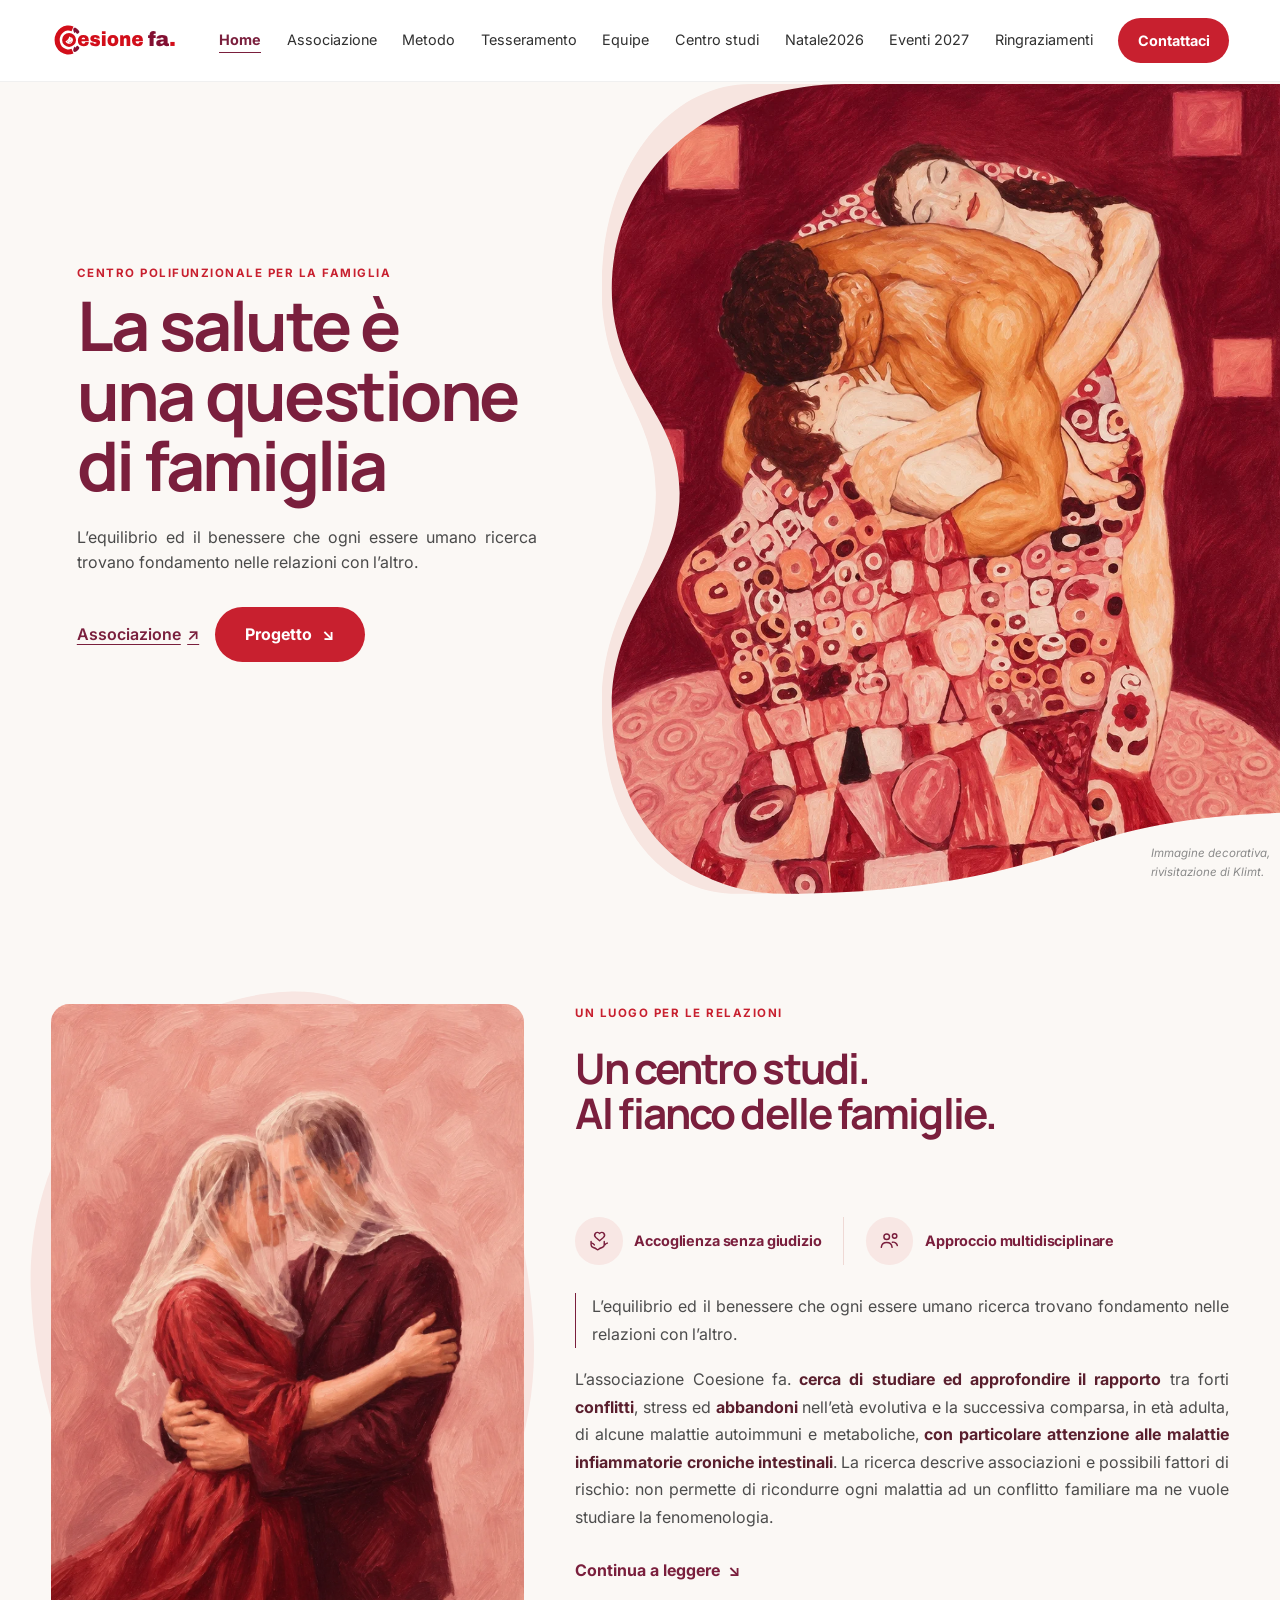
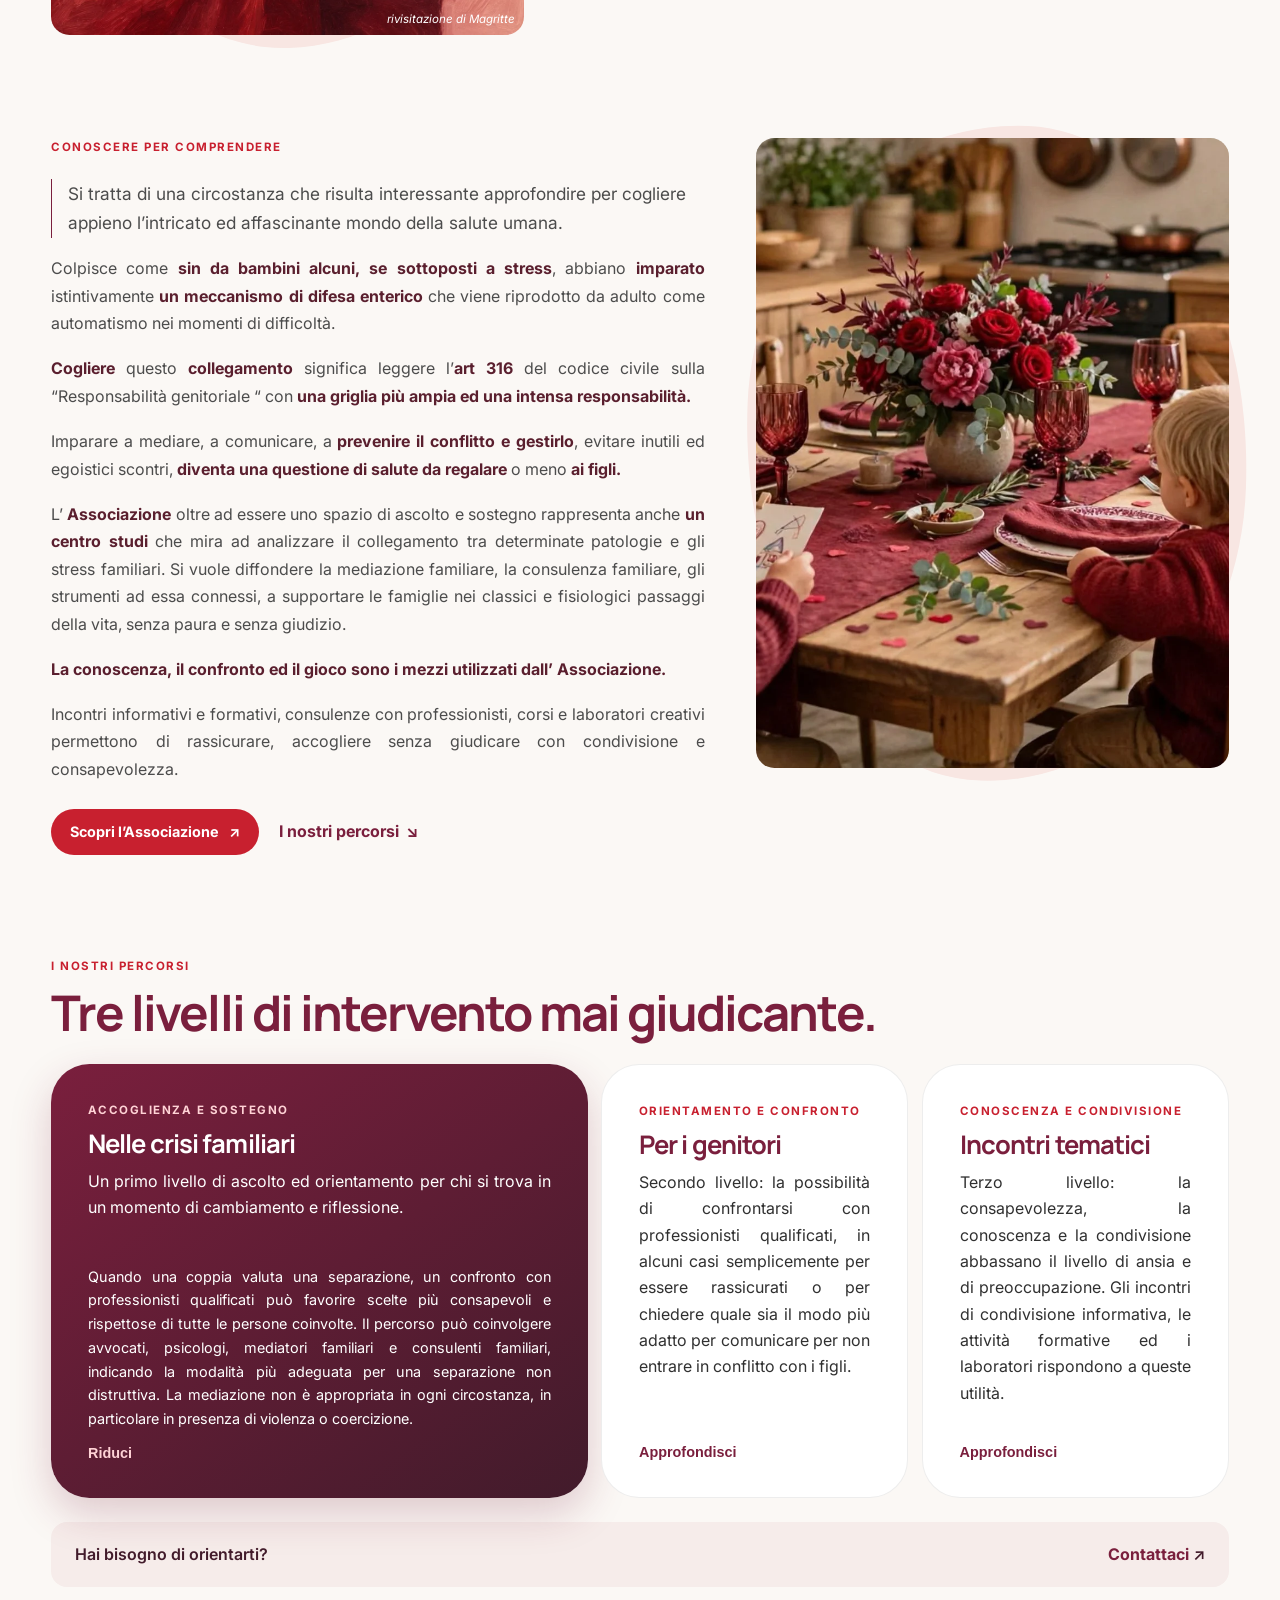
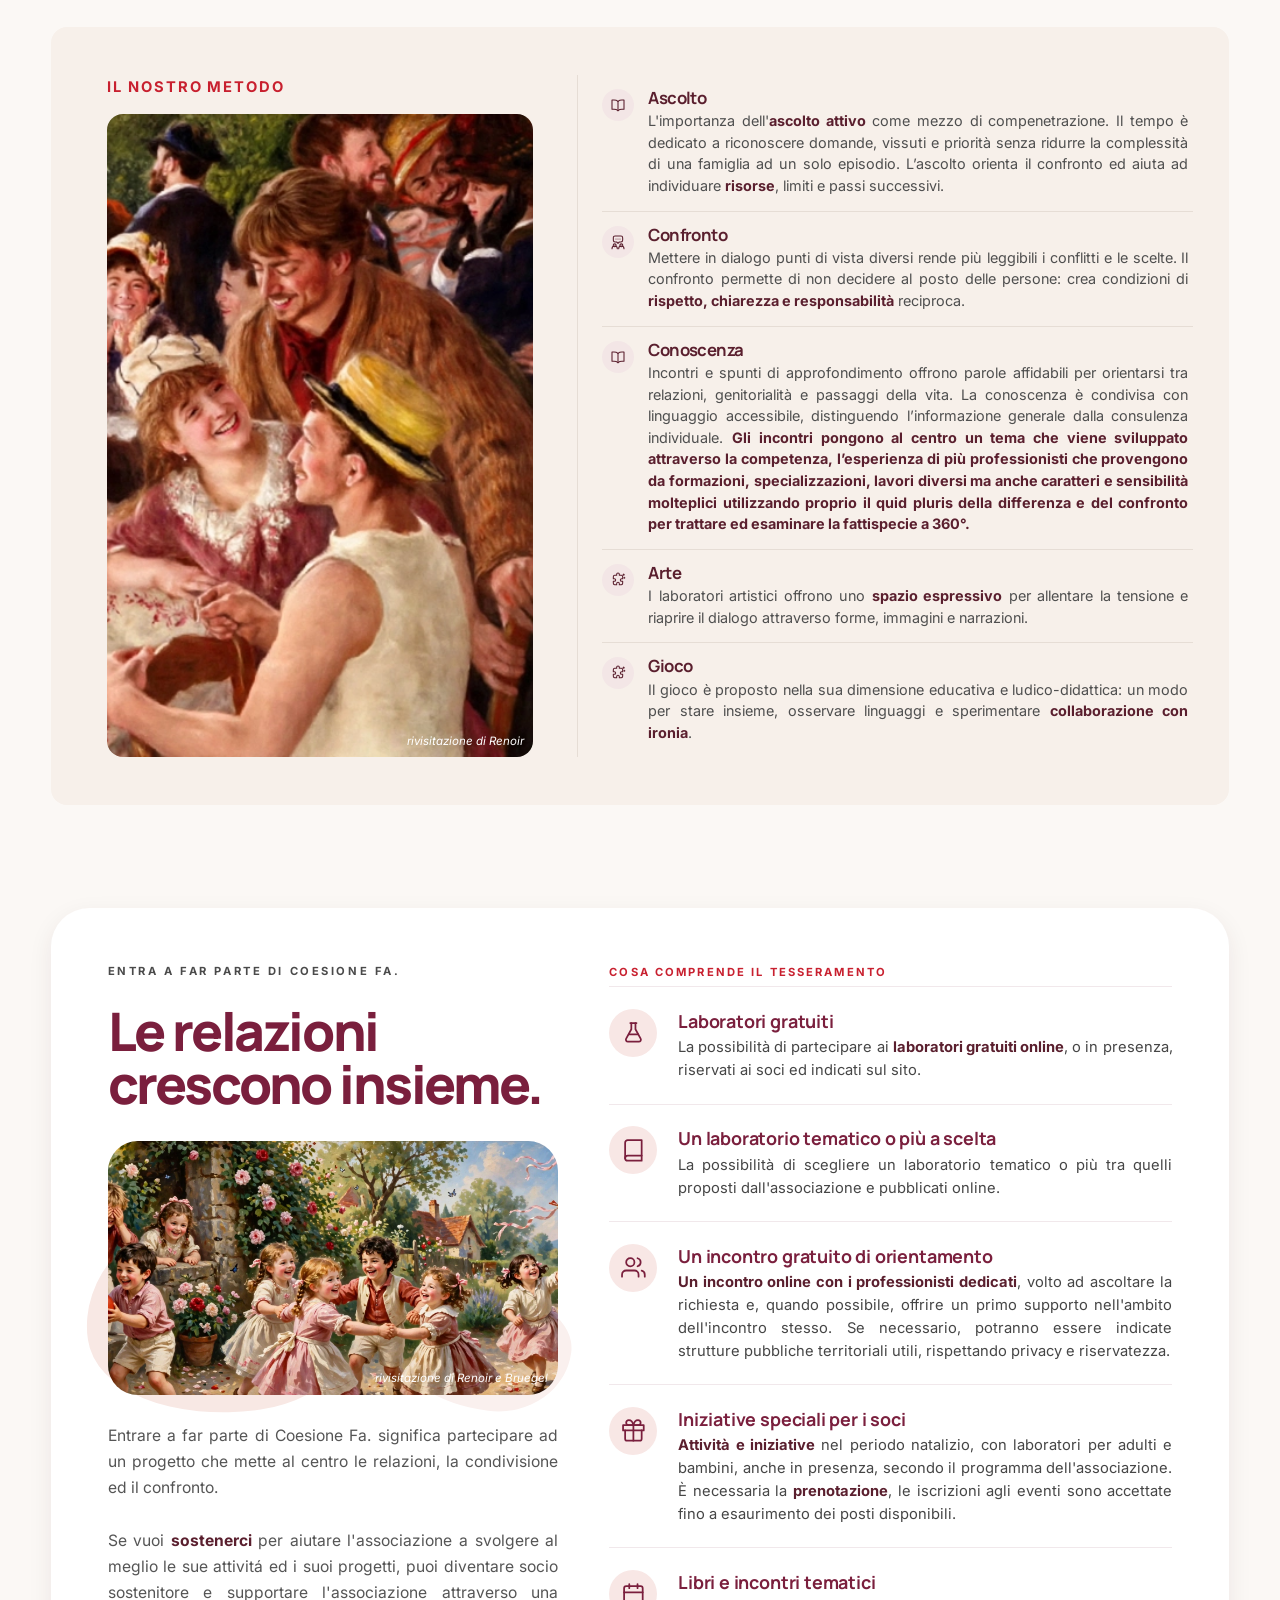
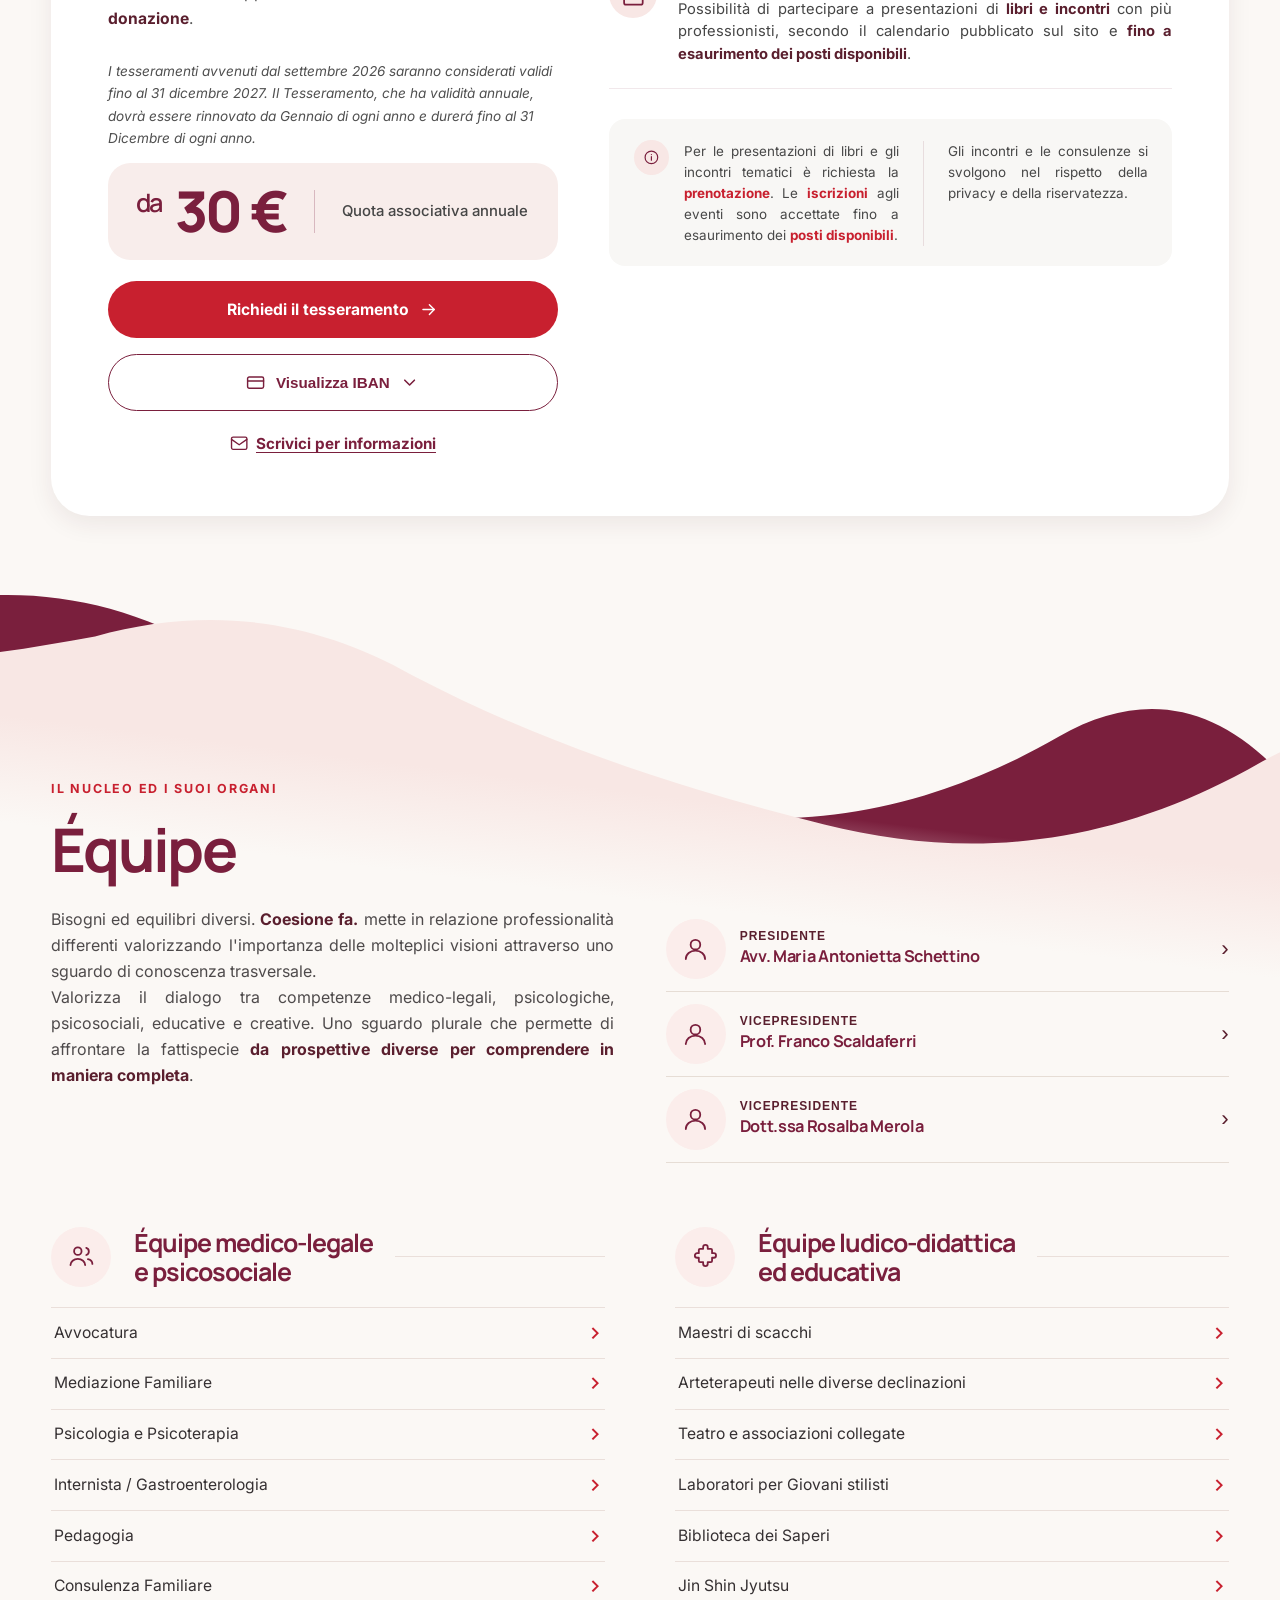
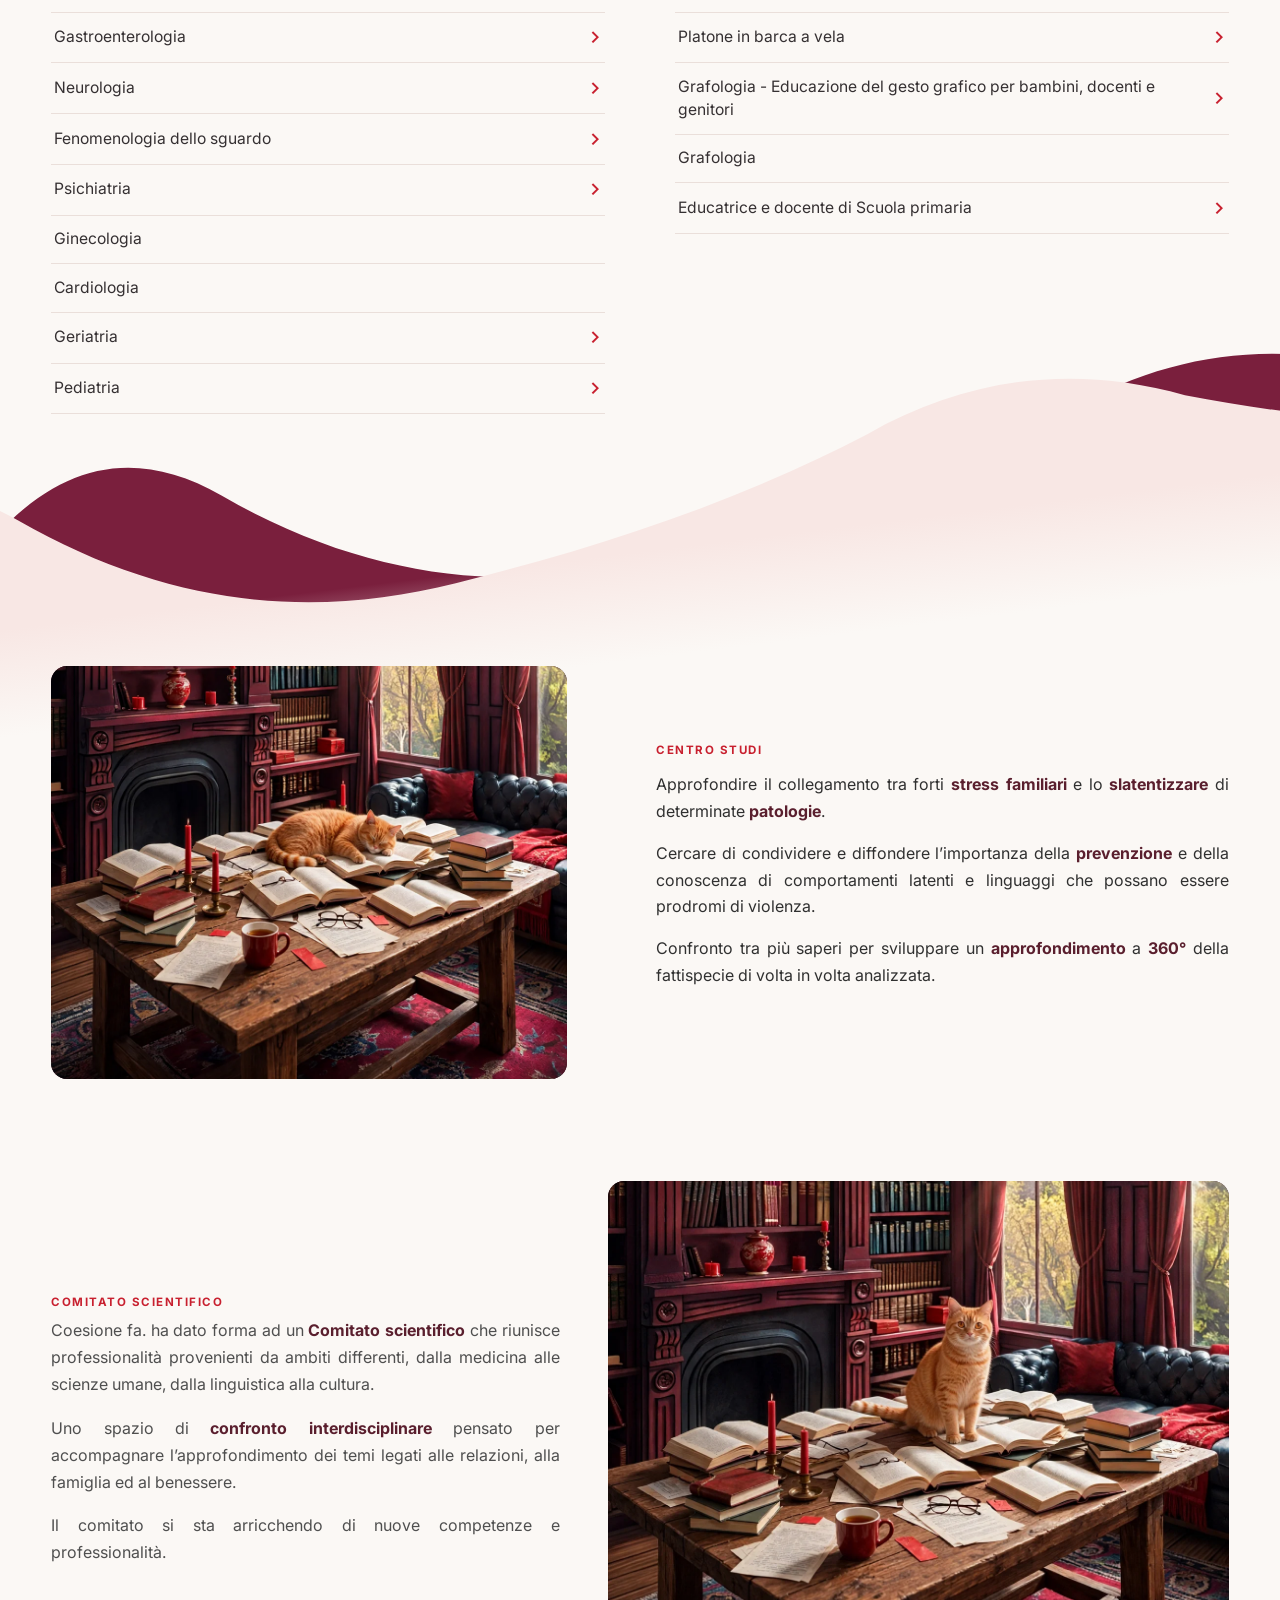
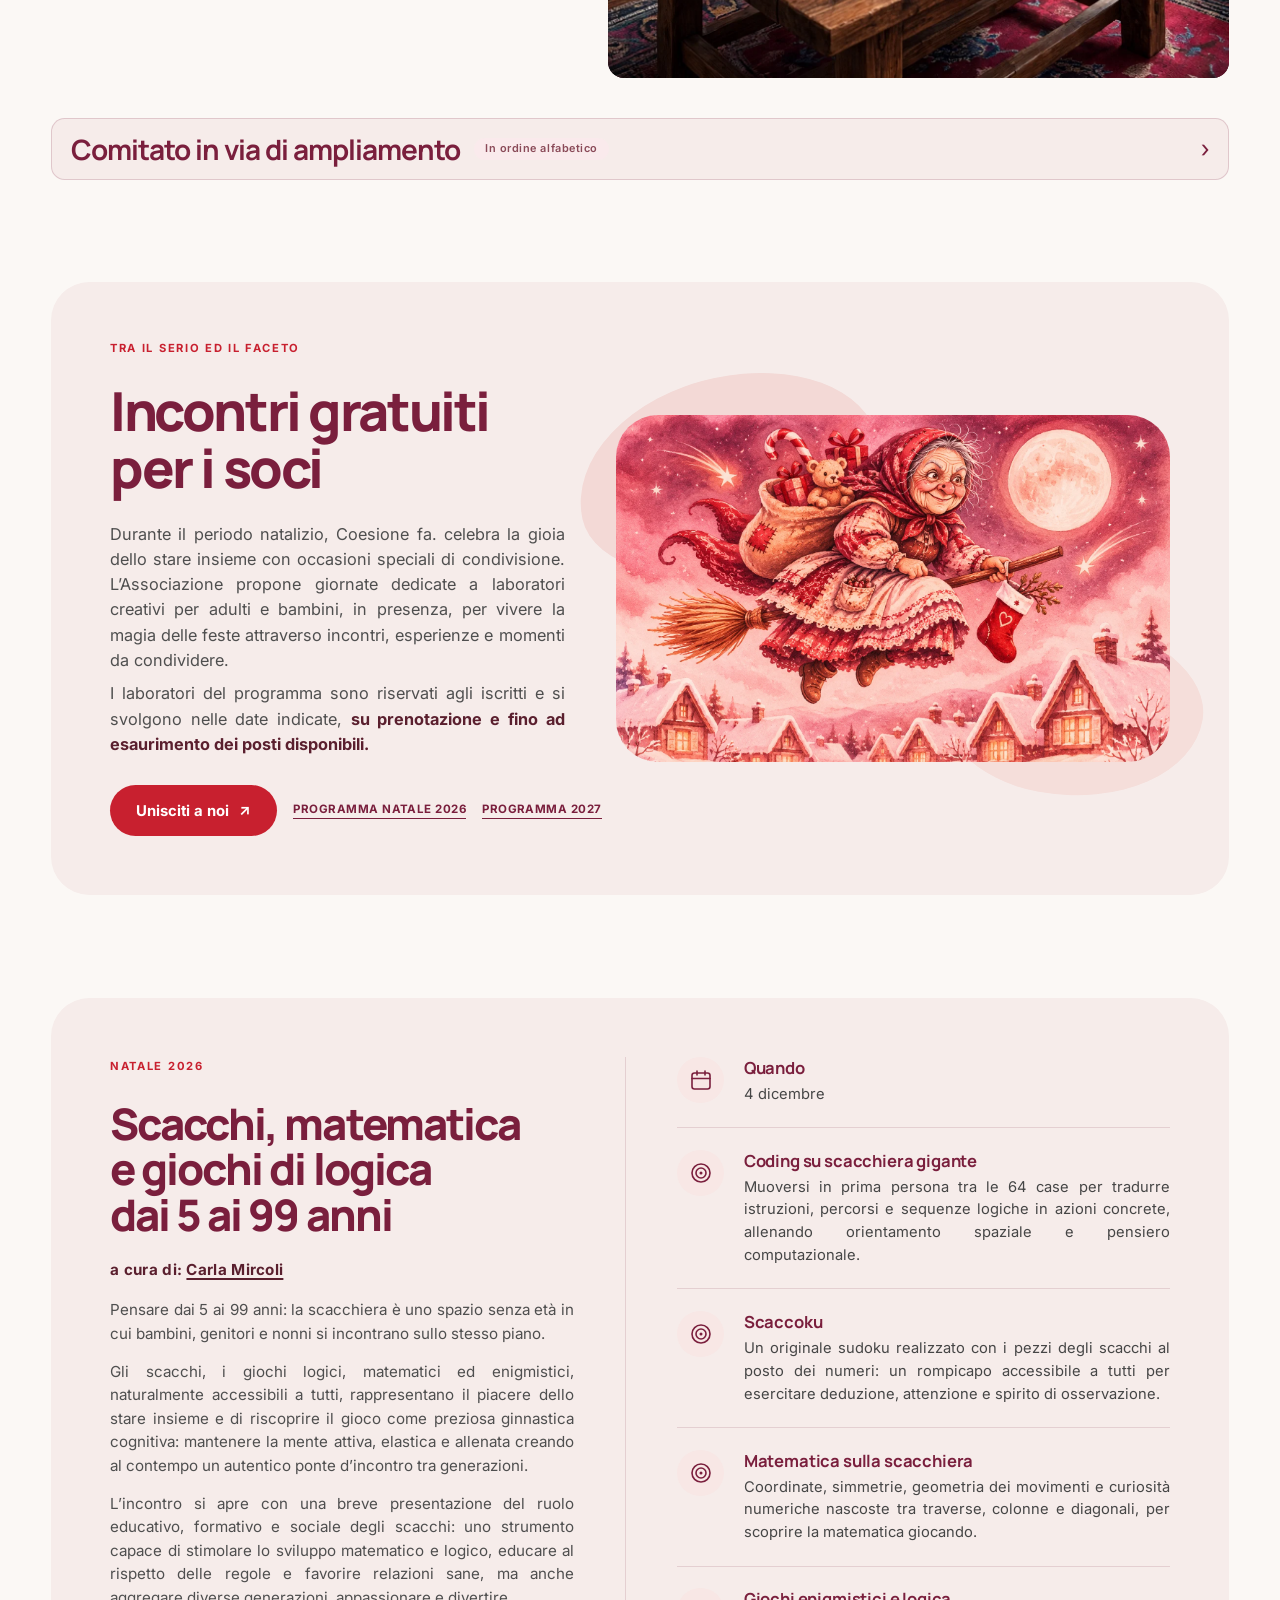
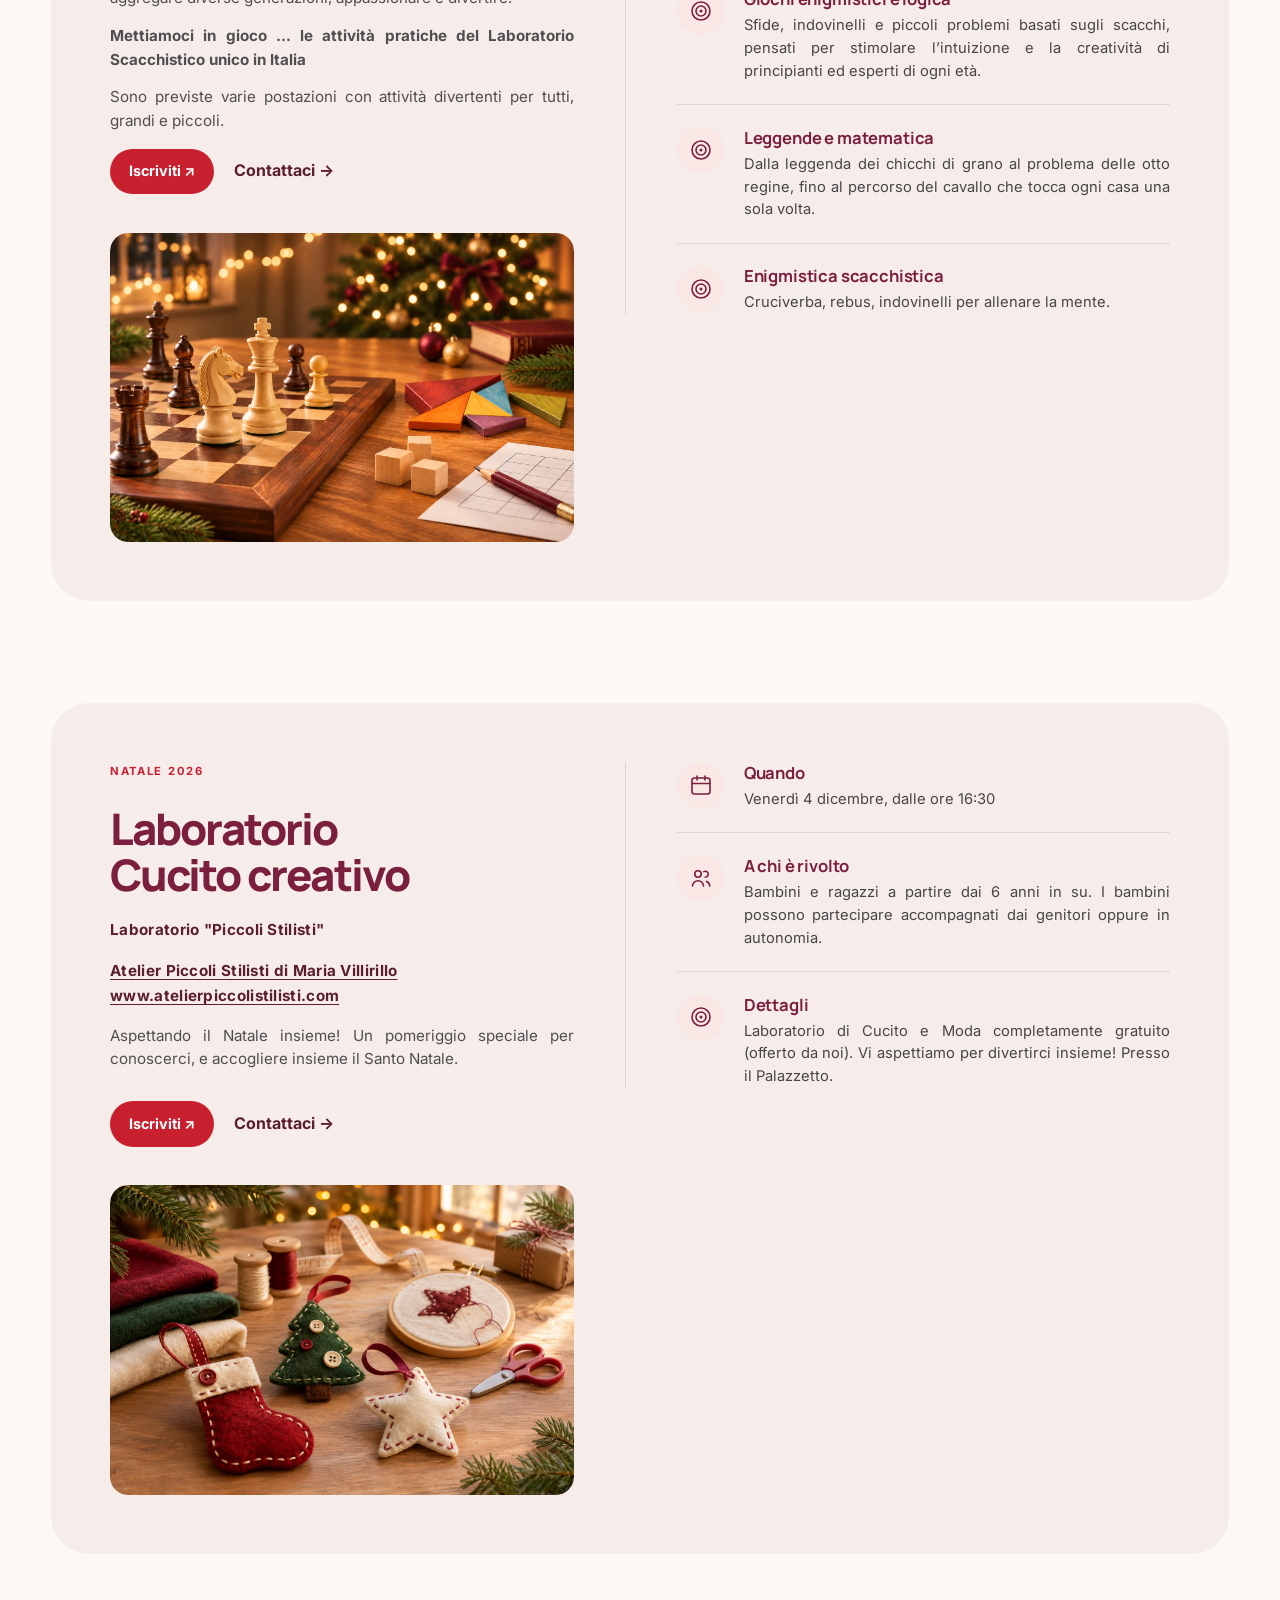
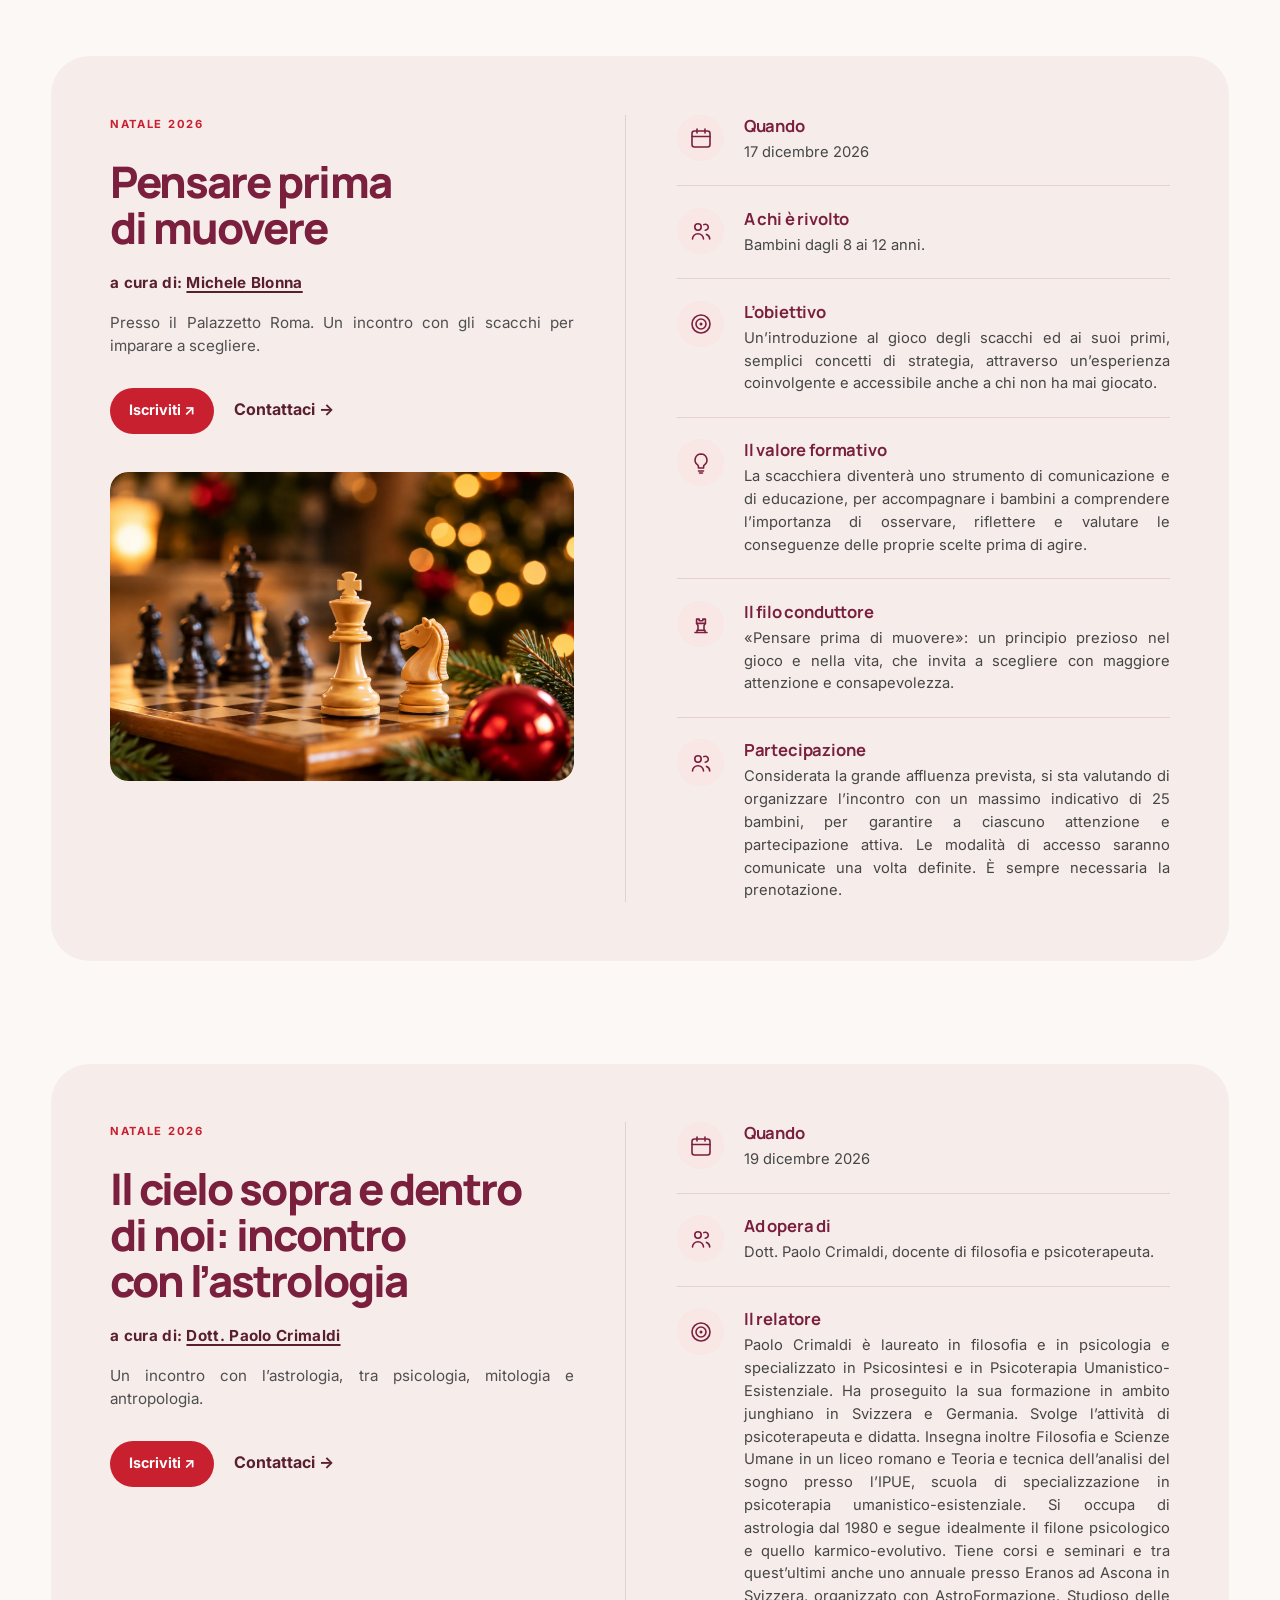
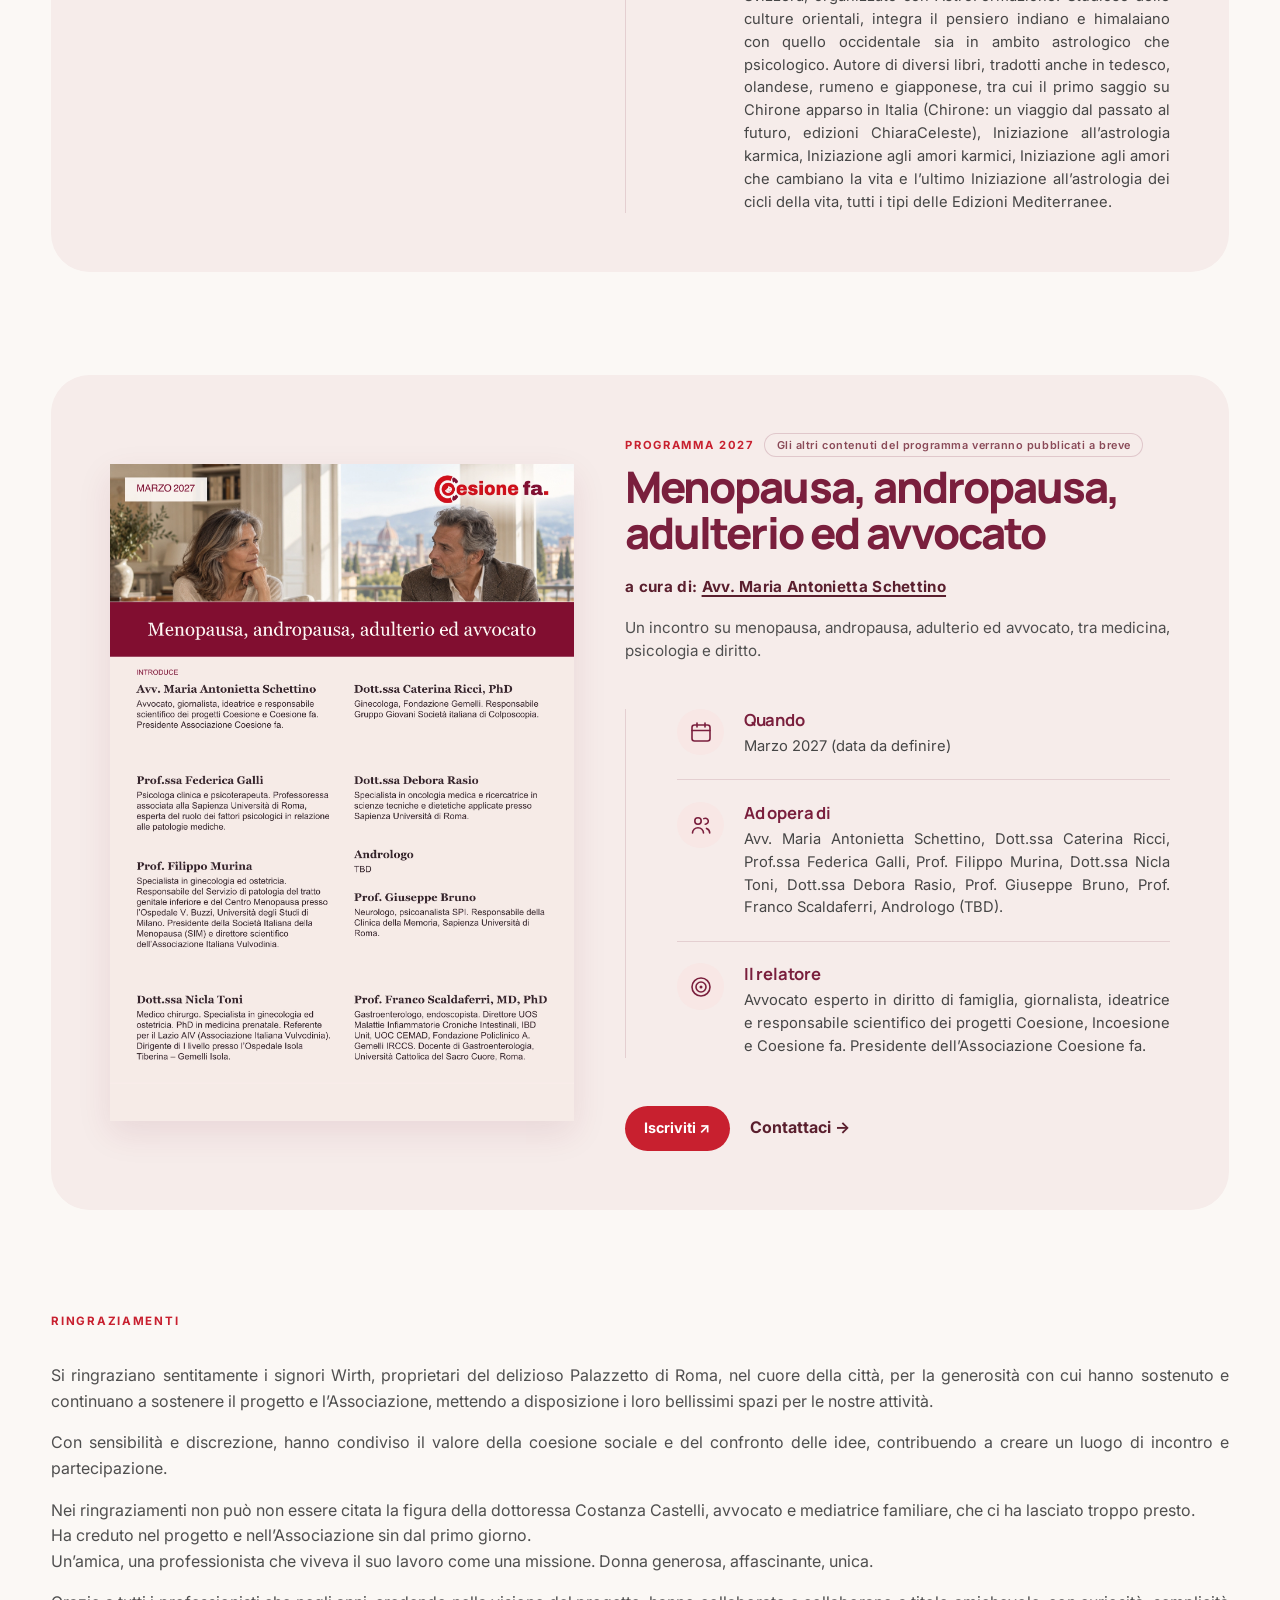
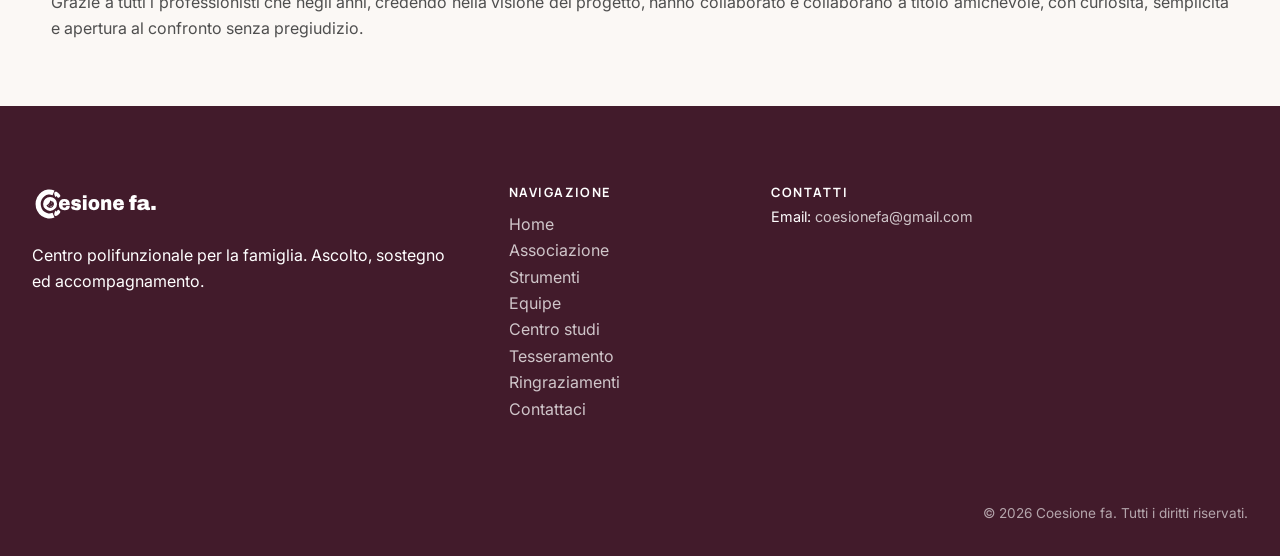
<file: index.html>
<!doctype html>
<html lang="it">
<head>
  <script type="text/javascript" src="https://embeds.iubenda.com/widgets/8da795fa-7bc5-4eb5-97ae-76051d46e544.js"></script>
  <meta charset="utf-8">
  <meta name="google-site-verification" content="YnvyXVCEwOD2JT8rrL9LHphv3-uRtKJrilBjdXpPSzk">
  <meta name="viewport" content="width=device-width, initial-scale=1">
  <title>Coesione fa. | Centro polifunzionale per la famiglia</title>
  <meta name="description" content="Coesione fa. è un centro polifunzionale per la famiglia: ascolto, sostegno e accompagnamento per famiglie, coppie e genitori.">
  <meta property="og:title" content="Coesione fa. | Centro polifunzionale per la famiglia">
  <meta property="og:description" content="Ascolto, sostegno e accompagnamento per famiglie, coppie e genitori.">
  <meta property="og:type" content="website">
  <meta property="og:url" content="https://coesionefa.it/">
  <meta property="og:site_name" content="Coesione fa.">
  <meta property="og:locale" content="it_IT">
  <meta property="og:image" content="https://coesionefa.it/img/hero.webp">
  <meta property="og:image:alt" content="Figure di una famiglia abbracciate in una composizione ispirata a Klimt">
  <link rel="canonical" href="https://coesionefa.it/">
  <link rel="icon" href="favicon.ico" sizes="any">
  <link rel="icon" type="image/png" sizes="32x32" href="favicon-32x32.png">
  <link rel="icon" type="image/png" sizes="16x16" href="favicon-16x16.png">
  <link rel="apple-touch-icon" sizes="180x180" href="apple-touch-icon.png">
  <link rel="manifest" href="site.webmanifest">
  <meta name="theme-color" content="#d20e1a">  <link rel="preconnect" href="https://fonts.googleapis.com">
  <link rel="preconnect" href="https://fonts.gstatic.com" crossorigin>
  <link href="https://fonts.googleapis.com/css2?family=Inter:wght@400;500;600&family=Manrope:wght@500;600;700;800&display=swap" rel="stylesheet">
  <link rel="stylesheet" href="css/style.css?v=89">
<script type="application/ld+json">
{
  "@context": "https://schema.org",
  "@graph": [
    {
      "@type": "Organization",
      "name": "Associazione Coesione Fa",
      "alternateName": "Coesione fa.",
      "url": "https://coesionefa.it/",
      "logo": "https://coesionefa.it/img/logo.svg",
      "email": "coesionefa@gmail.com",
      "address": {
        "@type": "PostalAddress",
        "streetAddress": "Via Frattina 128",
        "addressLocality": "Roma",
        "postalCode": "00187",
        "addressCountry": "IT"
      }
    },
    {
      "@type": "WebSite",
      "name": "Coesione fa.",
      "url": "https://coesionefa.it/",
      "inLanguage": "it"
    }
  ]
}
</script>
<script type="application/ld+json">
{
  "@context": "https://schema.org",
  "@graph": [
    {
      "@type": "Event",
      "name": "Scacchi, matematica e giochi di logica dai 5 ai 99 anni",
      "startDate": "2026-12-04",
      "image": "https://coesionefa.it/img/Scacchi_Natale2.webp",
      "eventStatus": "https://schema.org/EventScheduled",
      "eventAttendanceMode": "https://schema.org/OfflineEventAttendanceMode",
      "location": {
        "@type": "Place",
        "name": "Palazzetto di Roma",
        "address": {
          "@type": "PostalAddress",
          "addressLocality": "Roma",
          "addressCountry": "IT"
        }
      },
      "organizer": {
        "@type": "Organization",
        "name": "Associazione Coesione Fa",
        "url": "https://coesionefa.it/"
      },
      "performer": {
        "@type": "Person",
        "name": "Carla Mircoli"
      },
      "url": "https://coesionefa.it/#scacchi-matematica",
      "description": "Laboratorio di scacchi, matematica e giochi di logica per tutte le età. Evento gratuito per i soci tesserati."
    },
    {
      "@type": "Event",
      "name": "Laboratorio Cucito creativo",
      "startDate": "2026-12-04T16:30",
      "image": "https://coesionefa.it/img/piccoli_stilisti.webp",
      "eventStatus": "https://schema.org/EventScheduled",
      "eventAttendanceMode": "https://schema.org/OfflineEventAttendanceMode",
      "location": {
        "@type": "Place",
        "name": "Palazzetto di Roma",
        "address": {
          "@type": "PostalAddress",
          "addressLocality": "Roma",
          "addressCountry": "IT"
        }
      },
      "organizer": {
        "@type": "Organization",
        "name": "Associazione Coesione Fa",
        "url": "https://coesionefa.it/"
      },
      "performer": {
        "@type": "Person",
        "name": "Maria Villirillo"
      },
      "url": "https://coesionefa.it/#laboratorio-cucito",
      "description": "Laboratorio creativo di cucito per adulti e bambini. Evento gratuito per i soci tesserati."
    },
    {
      "@type": "Event",
      "name": "Pensare prima di muovere",
      "startDate": "2026-12-17",
      "image": "https://coesionefa.it/img/Scacchi_di_Natale.webp",
      "eventStatus": "https://schema.org/EventScheduled",
      "eventAttendanceMode": "https://schema.org/OfflineEventAttendanceMode",
      "location": {
        "@type": "Place",
        "name": "Palazzetto di Roma",
        "address": {
          "@type": "PostalAddress",
          "addressLocality": "Roma",
          "addressCountry": "IT"
        }
      },
      "organizer": {
        "@type": "Organization",
        "name": "Associazione Coesione Fa",
        "url": "https://coesionefa.it/"
      },
      "performer": {
        "@type": "Person",
        "name": "Michele Blonna"
      },
      "url": "https://coesionefa.it/#pensare-prima-di-muovere",
      "description": "Incontro su scacchi e pensiero strategico. Evento gratuito per i soci tesserati."
    },
    {
      "@type": "Event",
      "name": "Il cielo sopra e dentro di noi: incontro con l’astrologia",
      "startDate": "2026-12-19",
      "eventStatus": "https://schema.org/EventScheduled",
      "eventAttendanceMode": "https://schema.org/OfflineEventAttendanceMode",
      "location": {
        "@type": "Place",
        "name": "Palazzetto di Roma",
        "address": {
          "@type": "PostalAddress",
          "addressLocality": "Roma",
          "addressCountry": "IT"
        }
      },
      "organizer": {
        "@type": "Organization",
        "name": "Associazione Coesione Fa",
        "url": "https://coesionefa.it/"
      },
      "performer": {
        "@type": "Person",
        "name": "Paolo Crimaldi"
      },
      "url": "https://coesionefa.it/#cielo-sopra-dentro-noi",
      "description": "Incontro divulgativo sull’astrologia. Evento gratuito per i soci tesserati."
    }
  ]
}
</script>
</head>
<body class="cf-home intro-lock">
  <div id="intro-loader" class="intro-loader"><div class="mask"><img src="img/logo.svg" alt="Coesione fa."></div></div>
  <a class="cf-skip" href="#contenuto">Vai al contenuto</a>
  <header class="cf-header">
    <a class="cf-brand" href="index.html?replay=1"><img src="img/logo.svg" alt="Coesione fa." style="height:36px;width:auto;"></a>
    <nav aria-label="Navigazione principale">
      <a href="index.html" aria-current="page">Home</a>
      <a href="chi-siamo.html">Associazione</a>
      <a href="#metodo">Metodo</a>
      <a href="#tesseramento">Tesseramento</a>
      <a href="#equipe">Equipe</a>
      <a href="#centro-studi">Centro studi</a>
      <a href="#collaborazioni">Natale2026</a>
       <a href="#programma-2027">Eventi 2027</a>
      <a href="#ringraziamenti">Ringraziamenti</a>
      <a class="cf-button" href="chi-siamo.html#contatti">Contattaci</a>
    </nav>
  </header>
  <main id="contenuto" class="cf-wrap">
    <section class="cf-hero" aria-labelledby="titolo">
      <div class="cf-hero-copy">
        <p class="cf-label cf-hero-eyebrow" style="margin-bottom: 8px;">Centro polifunzionale per la famiglia</p>
        <h1 id="titolo">La salute è una questione di famiglia</h1>
        <p class="cf-hero-lead" style="text-align:justify;">L’equilibrio ed il benessere che ogni essere umano ricerca trovano fondamento nelle relazioni con l’altro.</p>
        <div class="cf-hero-actions">
          <a class="cf-hero-secondary" href="chi-siamo.html#associazione" style="text-decoration:underline;">Associazione <span aria-hidden="true">↗</span></a>
          <a class="cf-hero-cta" href="#famiglie">Progetto <span class="cf-hero-cta-arrow" aria-hidden="true">↘</span></a>
        </div>
        <a class="cf-hero-readmore" href="#famiglie">
          <span class="cf-hero-readmore-circle" aria-hidden="true">
            <svg viewBox="0 0 24 24" fill="none" stroke="currentColor" stroke-width="1.0" stroke-linecap="round" stroke-linejoin="round"><circle cx="12" cy="12" r="10"/><path d="M12 8v8M8 12l4 4 4-4"/></svg>
          </span>
          <span class="cf-hero-readmore-text">Esplora Coesione fa</span>
        </a>
      </div>
      <div class="cf-hero-photo-wrap">
        <img class="cf-photo cf-hero-photo" src="img/klimt_famiglia_orizzontale_palette.webp" alt="Figure di una famiglia abbracciate in una composizione ispirata a Klimt" width="1103" height="1426" fetchpriority="high">
        <span class="cf-hero-photo-caption">Immagine decorativa,<br>rivisitazione di Klimt.</span>
      </div>
      <svg class="cf-hero-masks" width="0" height="0" aria-hidden="true" focusable="false">
        <defs>
          <clipPath id="heroPhotoClipDesktop" clipPathUnits="objectBoundingBox">
            <path d="M0.36,0 L1.08,0 L1.08,0.89 C0.92,0.89 0.80,0.90 0.68,0.94 C0.55,0.975 0.42,0.99 0.27,0.99 C0.12,0.99 0.015,0.90 0.015,0.76 C0.015,0.64 0.115,0.60 0.115,0.50 C0.115,0.40 0.015,0.37 0.015,0.25 C0.015,0.10 0.17,0 0.36,0 Z"/>
          </clipPath>
          <clipPath id="heroRoseClipDesktop" clipPathUnits="objectBoundingBox">
            <path d="M0.22,0 L1.08,0 L1.08,0.89 C0.90,0.89 0.78,0.90 0.66,0.94 C0.52,0.975 0.37,0.99 0.20,0.99 C0.08,0.99 0,0.90 0,0.76 C0,0.64 0.08,0.60 0.08,0.50 C0.08,0.40 0,0.37 0,0.25 C0,0.10 0.10,0 0.22,0 Z"/>
          </clipPath>
          <clipPath id="heroPhotoClipMobile" clipPathUnits="objectBoundingBox">
            <path d="M0.02,0.50 C0.02,0.22 0.39,0.10 0.69,0.055 C0.80,0.038 0.88,0 0.94,0.025 C0.985,0.044 1,0.11 1,0.20 L1,0.72 C1,0.85 0.91,0.90 0.80,0.92 C0.69,0.94 0.60,0.961 0.49,0.98 C0.33,1.008 0.20,0.99 0.12,0.89 C0.04,0.79 0.02,0.64 0.02,0.50 Z"/>
          </clipPath>
          <clipPath id="heroRoseClipMobile" clipPathUnits="objectBoundingBox">
            <path d="M0.02,0.45 C-0.01,0.16 0.34,0.07 0.66,0.07 C0.80,0.07 0.88,0.005 0.94,0.025 C0.985,0.044 1,0.11 1,0.20 L1,0.74 C1,0.89 0.92,0.97 0.80,0.985 C0.68,1 0.58,0.99 0.46,0.99 C0.30,0.99 0.19,0.98 0.11,0.88 C0.03,0.78 0.02,0.60 0.02,0.45 Z"/>
          </clipPath>
        </defs>
      </svg>
    </section>

    <section id="famiglie" class="cf-section cf-famiglie" aria-labelledby="ascolto">
      <div class="cf-famiglie-head">
        <p class="cf-label">Un luogo per le relazioni</p>
        <h2 id="ascolto">Un centro studi. <br> Al fianco delle famiglie.</h2>
      </div>
      <figure class="cf-famiglie-media">
        <img class="cf-photo" src="img/magritte_amanti_palette.webp" alt="Due amanti con i volti coperti da veli si abbracciano" width="1103" height="1426" loading="lazy">
        <figcaption class="cf-famiglie-media-caption">rivisitazione di Magritte</figcaption>
      </figure>
      <div class="cf-famiglie-body">
        <ul class="cf-famiglie-principles">
          <li>
            <span class="cf-famiglie-icon" aria-hidden="true">
              <svg viewBox="0 0 24 24" fill="none" stroke="currentColor" stroke-width="1.5" stroke-linecap="round" stroke-linejoin="round"><path d="M12 4.6c1.1-1.4 3.2-1.5 4.3-.2 1.1 1.3.9 3.2-.4 4.4L12 12.1 8.1 8.8C6.8 7.6 6.6 5.7 7.7 4.4c1.1-1.3 3.2-1.2 4.3.2Z"/><path d="M4 14.6c1.2.4 2 1 2.6 1.9"/><path d="M20 14.6c-1.2.4-2 1-2.6 1.9"/><path d="M3.2 12.9v3.3a3 3 0 0 0 2.2 2.9c1.4.4 2.7 1 3.6 1.9.3.3.6.5 1 .5s.7-.2 1-.5c.9-.9 2.2-1.5 3.6-1.9a3 3 0 0 0 2.2-2.9v-3.3"/></svg>
            </span>
            <span class="cf-famiglie-principle">Accoglienza senza giudizio</span>
          </li>
          <li>
            <span class="cf-famiglie-icon" aria-hidden="true">
              <svg viewBox="0 0 24 24" fill="none" stroke="currentColor" stroke-width="1.5" stroke-linecap="round" stroke-linejoin="round"><circle cx="9" cy="8" r="2.9"/><circle cx="17.2" cy="7.2" r="2.3"/><path d="M3.4 19c.4-3 2.6-5 5.6-5s5.2 2 5.6 5"/><path d="M14.9 13.7c2.3-.6 4.5 1.1 5.1 3.4"/></svg>
            </span>
            <span class="cf-famiglie-principle">Approccio multidisciplinare</span>
          </li>
        </ul>
        <p class="cf-famiglie-intro">L’equilibrio ed il benessere che ogni essere umano ricerca trovano fondamento nelle relazioni con l’altro.</p>
        <p>L’associazione Coesione fa. <strong style="color:#5a1f2e;font-weight:700;">cerca di studiare ed approfondire il rapporto</strong> tra forti <strong style="color:#5a1f2e;font-weight:700;">conflitti</strong>, stress ed <strong style="color:#5a1f2e;font-weight:700;">abbandoni</strong> nell’età evolutiva e la successiva comparsa, in età adulta, di alcune malattie autoimmuni e metaboliche, <strong style="color:#5a1f2e;font-weight:700;">con particolare attenzione alle malattie infiammatorie croniche intestinali</strong>. La ricerca descrive associazioni e possibili fattori di rischio: non permette di ricondurre ogni malattia ad un conflitto familiare ma ne vuole studiare la fenomenologia.</p>
        <a class="cf-link cf-famiglie-link" href="#famiglie-2">Continua a leggere <span class="cf-famiglie-arrow" aria-hidden="true">↘</span></a>
      </div>
    </section>

    <section id="famiglie-2" class="cf-section cf-famiglie cf-famiglie--reverse" aria-labelledby="ascolto-2">
      <div class="cf-famiglie-head">
        <p class="cf-label">CONOSCERE PER COMPRENDERE</p>
        <h2 id="ascolto-2" hidden>Le relazioni ci formano. La conoscenza ci aiuta a prendercene cura.</h2>
        <p class="cf-famiglie-intro">Si tratta di una circostanza che risulta interessante approfondire per cogliere appieno l’intricato ed affascinante mondo della salute umana.</p>
      </div>
      <figure class="cf-famiglie-media">
        <img class="cf-photo" src="img/famiglie_3.webp" alt="Immagine generata" width="2048" height="1152" loading="lazy">
      </figure>
      <div class="cf-famiglie-body">
        <p>Colpisce come <strong style="color:#5a1f2e;font-weight:700;">sin da bambini alcuni, se sottoposti a stress</strong>, abbiano <strong style="color:#5a1f2e;font-weight:700;">imparato</strong> istintivamente <strong style="color:#5a1f2e;font-weight:700;">un meccanismo di difesa enterico</strong> che viene riprodotto da adulto come automatismo nei momenti di difficoltà.</p>
        <p><strong style="color:#5a1f2e;font-weight:700;">Cogliere</strong> questo <strong style="color:#5a1f2e;font-weight:700;">collegamento</strong> significa leggere l’<strong style="color:#5a1f2e;font-weight:700;">art 316</strong> del codice civile sulla “Responsabilità genitoriale “ con <strong style="color:#5a1f2e;font-weight:700;">una griglia più ampia ed una intensa responsabilità.</strong></p>
        <p>Imparare a mediare, a comunicare, a <strong style="color:#5a1f2e;font-weight:700;">prevenire il conflitto e gestirlo</strong>, evitare inutili ed egoistici scontri, <strong style="color:#5a1f2e;font-weight:700;">diventa una questione di salute da regalare</strong> o meno <strong style="color:#5a1f2e;font-weight:700;">ai figli.</strong></p>
        <p>L’ <strong style="color:#5a1f2e;font-weight:700;">Associazione</strong> oltre ad essere uno spazio di ascolto e sostegno rappresenta anche <strong style="color:#5a1f2e;font-weight:700;">un centro studi</strong> che mira ad analizzare il collegamento tra determinate patologie e gli stress familiari. Si vuole diffondere la mediazione familiare, la consulenza familiare, gli strumenti ad essa connessi, a supportare le famiglie nei classici e fisiologici passaggi della vita, senza paura e senza giudizio.</p>
        <p><strong style="color:#5a1f2e;font-weight:700;">La conoscenza, il confronto ed il gioco sono i mezzi utilizzati dall’ Associazione.</strong></p>
        <p>Incontri informativi e formativi, consulenze con professionisti, corsi e laboratori creativi permettono di rassicurare, accogliere senza giudicare con condivisione e consapevolezza.</p>


        <a class="cf-button" href="chi-siamo.html" style="margin-right:1rem;">Scopri l’Associazione <span class="cf-famiglie-arrow" aria-hidden="true">↗</span></a>
        <a class="cf-link cf-famiglie-link" href="#percorsi">I nostri percorsi <span class="cf-famiglie-arrow" aria-hidden="true">↘</span></a>
      </div>
    </section>

    <section id="percorsi" class="cf-section" aria-labelledby="livelli">
      <p class="cf-label">I nostri percorsi</p>
      <h2 id="livelli">Tre livelli di intervento mai giudicante.</h2>
      <div class="cf-levels-grid" id="levelsGrid" style="text-align:justify;">
        <article class="cf-level-card cf-level-card--wide cf-level-card--active" data-level="0">
          <p class="cf-label" style="text-align:left;">Accoglienza e sostegno</p>
          <h3>Nelle crisi familiari</h3>
          <p class="cf-level-desc">Un primo livello di ascolto ed orientamento per chi si trova in un momento di cambiamento e riflessione.</p>
          <div class="cf-level-detail" id="level-detail-0">
            <p>Quando una coppia valuta una separazione, un confronto con professionisti qualificati può favorire scelte più consapevoli e rispettose di tutte le persone coinvolte. Il percorso può coinvolgere avvocati, psicologi, mediatori familiari e consulenti familiari, indicando la modalità più adeguata per una separazione non distruttiva. La mediazione non è appropriata in ogni circostanza, in particolare in presenza di violenza o coercizione.</p>
          </div>
          <button class="cf-level-toggle" type="button" aria-expanded="true" aria-controls="level-detail-0">Riduci</button>
        </article>
        <article class="cf-level-card" data-level="1">
          <p class="cf-label" style="text-align:left;">Orientamento e confronto</p>
          <h3>Per i genitori</h3>
          <p class="cf-level-desc">Secondo livello: la possibilità di confrontarsi con professionisti qualificati, in alcuni casi semplicemente per essere rassicurati o per chiedere quale sia il modo più adatto per comunicare per non entrare in conflitto con i figli.</p>
          <div class="cf-level-detail" id="level-detail-1">
            <p>Cogliere gli aspetti più significativi della responsabilità genitoriale focalizzandosi sulla volontà di “tener conto delle aspirazioni, capacità ed inclinazioni dei figli” ex art. 316 c.c.</p>
          </div>
          <button class="cf-level-toggle" type="button" aria-expanded="false" aria-controls="level-detail-1">Approfondisci</button>
        </article>
        <article class="cf-level-card" data-level="2">
          <p class="cf-label" style="text-align:left;">Conoscenza e condivisione</p>
          <h3>Incontri tematici</h3>
          <p class="cf-level-desc">Terzo livello: la consapevolezza, la conoscenza e la condivisione abbassano il livello di ansia e di preoccupazione. Gli incontri di condivisione informativa, le attività formative ed i laboratori rispondono a queste utilità.</p>
          <div class="cf-level-detail" id="level-detail-2">
            <p>Rassicurazione, accoglienza senza giudizio, condivisione e consapevolezza.</p>
          </div>
          <button class="cf-level-toggle" type="button" aria-expanded="false" aria-controls="level-detail-2">Approfondisci</button>
        </article>
      </div>
      <div class="cf-orient-band">
        <span>Hai bisogno di orientarti?</span>
        <a class="cf-link" href="chi-siamo.html#contatti">Contattaci <span aria-hidden="true">↗</span></a>
      </div>
    </section>

    <section id="metodo" class="cf-section cf-method" aria-labelledby="principi" style="display:block;background:#f7f0ea;border-radius:16px;padding:48px 56px;max-width:1240px;margin:40px auto;">
      <div style="display:grid;grid-template-columns:40% 60%;gap:44px;align-items:start;">
        <div style="display:flex;flex-direction:column;height:100%;">
          <p class="cf-label">IL NOSTRO METODO</p>
          <h2 id="principi" hidden style="color:#5a1f2e;font-size:clamp(1.6rem,2.4vw,2.2rem);font-weight:800;line-height:1.05;margin:8px 0 12px;">Strumenti diversi per domande che meritano attenzione.</h2>
          <p hidden style="color:#4F4F4F;font-size:.95rem;line-height:1.55;margin:0 0 16px;">Queste parole indicano l’orizzonte del progetto: ascolto, confronto e conoscenza al servizio delle relazioni.</p>
          <figure style="margin:0;height:100%;position:relative;"><img src="img/rivisatazione_di_Renoir.webp" alt="Casetta in pietra tra fiori, sotto un albero fiorito" style="width:100%;height:100%;border-radius:16px;object-fit:cover;object-position:90% center;" loading="lazy"><figcaption class="cf-famiglie-media-caption">rivisitazione di Renoir</figcaption></figure>
        </div>
        <ul style="list-style:none;padding:0 1.5rem 0 24px;margin:0;width:100%;border-left:1px solid #e6ddd5;">
          <li style="display:flex;gap:14px;align-items:flex-start;padding:14px 0;border-bottom:1px solid #e6ddd5;width:100%;">
            <span style="width:32px;height:32px;border-radius:50%;background:#f3e6e6;color:#5a1f2e;display:flex;align-items:center;justify-content:center;flex-shrink:0;">
              <svg viewBox="0 0 24 24" fill="none" stroke="currentColor" stroke-width="1.6" stroke-linecap="round" stroke-linejoin="round" width="16" height="16"><path d="M12 6.5C10.4 5.2 8.3 4.5 6 4.5H3v14h3c2.3 0 4.4.7 6 2 1.6-1.3 3.7-2 6-2h3v-14h-3c-2.3 0-4.4.7-6 2Z"/><path d="M12 6.5v14"/></svg>
            </span>
            <div><h3 style="color:#5a1f2e;font-size:1.05rem;font-weight:700;margin:0 0 4px;">Ascolto</h3><p style="color:#4F4F4F;font-size:.9rem;line-height:1.5;margin:0;">L'importanza dell'<span style="color:#5a1f2e;font-weight:700;">ascolto attivo</span> come mezzo di compenetrazione. Il tempo è dedicato a riconoscere domande, vissuti e priorità senza ridurre la complessità di una famiglia ad un solo episodio. L’ascolto orienta il confronto ed aiuta ad individuare <span style="color:#5a1f2e;font-weight:700;">risorse</span>, limiti e passi successivi.</p></div>
          </li>
          <li style="display:flex;gap:14px;align-items:flex-start;padding:14px 0;border-bottom:1px solid #e6ddd5;width:100%;">
            <span style="width:32px;height:32px;border-radius:50%;background:#f3e6e6;color:#5a1f2e;display:flex;align-items:center;justify-content:center;flex-shrink:0;">
              <svg viewBox="0 0 24 24" fill="none" stroke="currentColor" stroke-width="1.6" stroke-linecap="round" stroke-linejoin="round" width="16" height="16"><path d="M7.5 3h9A2.5 2.5 0 0 1 19 5.5v4A2.5 2.5 0 0 1 16.5 12H14l-2 2-2-2H7.5A2.5 2.5 0 0 1 5 9.5v-4A2.5 2.5 0 0 1 7.5 3Z"/><path d="M9 7.5h.01M12 7.5h.01M15 7.5h.01"/><circle cx="7" cy="17" r="2.2"/><circle cx="17" cy="17" r="2.2"/><path d="M3 22a4 4 0 0 1 8 0"/><path d="M13 22a4 4 0 0 1 8 0"/></svg>
            </span>
            <div><h3 style="color:#5a1f2e;font-size:1.05rem;font-weight:700;margin:0 0 4px;">Confronto</h3><p style="color:#4F4F4F;font-size:.9rem;line-height:1.5;margin:0;">Mettere in dialogo punti di vista diversi rende più leggibili i conflitti e le scelte. Il confronto permette di non decidere al posto delle persone: crea condizioni di <span style="color:#5a1f2e;font-weight:700;">rispetto, chiarezza e responsabilità</span> reciproca.</p></div>
          </li>
          <li style="display:flex;gap:14px;align-items:flex-start;padding:14px 0;border-bottom:1px solid #e6ddd5;width:100%;">
            <span style="width:32px;height:32px;border-radius:50%;background:#f3e6e6;color:#5a1f2e;display:flex;align-items:center;justify-content:center;flex-shrink:0;">
              <svg viewBox="0 0 24 24" fill="none" stroke="currentColor" stroke-width="1.6" stroke-linecap="round" stroke-linejoin="round" width="16" height="16"><path d="M12 6.5C10.4 5.2 8.3 4.5 6 4.5H3v14h3c2.3 0 4.4.7 6 2 1.6-1.3 3.7-2 6-2h3v-14h-3c-2.3 0-4.4.7-6 2Z"/><path d="M12 6.5v14"/></svg>
            </span>
            <div><h3 style="color:#5a1f2e;font-size:1.05rem;font-weight:700;margin:0 0 4px;">Conoscenza</h3><p style="color:#4F4F4F;font-size:.9rem;line-height:1.5;margin:0;">Incontri e spunti di approfondimento offrono parole affidabili per orientarsi tra relazioni, genitorialità e passaggi della vita. La conoscenza è condivisa con linguaggio accessibile, distinguendo l’informazione generale dalla consulenza individuale. <span style="color:#5a1f2e;font-weight:700;">Gli incontri pongono al centro un tema che viene sviluppato attraverso la competenza, l’esperienza di più professionisti che provengono da formazioni, specializzazioni, lavori diversi ma anche caratteri e sensibilità molteplici utilizzando proprio il quid pluris della differenza e del confronto per trattare ed esaminare la fattispecie a 360°.</span> </p></div>
          </li>
          <li style="display:flex;gap:14px;align-items:flex-start;padding:14px 0;border-bottom:1px solid #e6ddd5;width:100%;">
            <span style="width:32px;height:32px;border-radius:50%;background:#f3e6e6;color:#5a1f2e;display:flex;align-items:center;justify-content:center;flex-shrink:0;">
              <svg viewBox="0 0 24 24" fill="none" stroke="currentColor" stroke-width="1.6" stroke-linecap="round" stroke-linejoin="round" width="16" height="16"><path d="M10 3.5a2 2 0 1 1 4 0V5h3a2 2 0 0 1 2 2v3h-1.5a2 2 0 1 0 0 4H19v3a2 2 0 0 1-2 2h-3v-1.5a2 2 0 1 0-4 0V19H7a2 2 0 0 1-2-2v-3h1.5a2 2 0 1 0 0-4H5V7a2 2 0 0 1 2-2h3V3.5Z"/><path d="M20.5 3v2M19.5 4h2M21.5 8v1.5M20.75 8.75h1.5"/></svg>
            </span>
            <div><h3 style="color:#5a1f2e;font-size:1.05rem;font-weight:700;margin:0 0 4px;">Arte</h3><p style="color:#4F4F4F;font-size:.9rem;line-height:1.5;margin:0;">I laboratori artistici offrono uno <span style="color:#5a1f2e;font-weight:700;">spazio espressivo</span> per allentare la tensione e riaprire il dialogo attraverso forme, immagini e narrazioni.</p></div>
          </li>
          <li style="display:flex;gap:14px;align-items:flex-start;padding:14px 0;width:100%;">
            <span style="width:32px;height:32px;border-radius:50%;background:#f3e6e6;color:#5a1f2e;display:flex;align-items:center;justify-content:center;flex-shrink:0;">
              <svg viewBox="0 0 24 24" fill="none" stroke="currentColor" stroke-width="1.6" stroke-linecap="round" stroke-linejoin="round" width="16" height="16"><path d="M10 3.5a2 2 0 1 1 4 0V5h3a2 2 0 0 1 2 2v3h-1.5a2 2 0 1 0 0 4H19v3a2 2 0 0 1-2 2h-3v-1.5a2 2 0 1 0-4 0V19H7a2 2 0 0 1-2-2v-3h1.5a2 2 0 1 0 0-4H5V7a2 2 0 0 1 2-2h3V3.5Z"/><path d="M20.5 3v2M19.5 4h2M21.5 8v1.5M20.75 8.75h1.5"/></svg>
            </span>
            <div><h3 style="color:#5a1f2e;font-size:1.05rem;font-weight:700;margin:0 0 4px;">Gioco</h3><p style="color:#4F4F4F;font-size:.9rem;line-height:1.5;margin:0;">Il gioco è proposto nella sua dimensione educativa e ludico-didattica: un modo per stare insieme, osservare linguaggi e sperimentare <span style="color:#5a1f2e;font-weight:700;">collaborazione con ironia</span>.</p></div>
          </li>
        </ul>
      </div>
    </section>

    <section id="tesseramento" class="cf-section cf-tesseramento" aria-labelledby="tesseramento-titolo">
      <div class="cf-tess-left">
        <p class="cf-label cf-tess-eyebrow">ENTRA A FAR PARTE DI COESIONE FA.</p>
        <h2 id="tesseramento-titolo">
          <span class="cf-tess-title-line">Le relazioni</span>
          <span class="cf-tess-title-line">crescono insieme.</span>
        </h2>
        <figure class="cf-tess-photo">
          <img src="img/tesseramento.webp" alt="Immagine generata" width="2048" height="1152" loading="lazy">
          <figcaption class="cf-famiglie-media-caption">rivisitazione di Renoir e Bruegel</figcaption>
        </figure>
        <p class="cf-tess-intro">Entrare a far parte di Coesione Fa. significa partecipare ad un progetto che mette al centro le relazioni, la condivisione ed il confronto.</p>
        <p class="cf-tess-intro">Se vuoi <strong style="color:#5a1f2e;font-weight:700;">sostenerci </strong>per aiutare l'associazione a svolgere al meglio le sue attivitá ed i suoi progetti, puoi diventare socio sostenitore e supportare l'associazione attraverso una <strong style="color:#5a1f2e;font-weight:700;">donazione</strong>.</p>
        <p style="font-size:.85rem;color:#4F4F4F;font-style:italic;">I tesseramenti avvenuti dal settembre 2026 saranno considerati validi fino al 31 dicembre 2027. Il Tesseramento, che ha validità annuale, dovrà essere rinnovato da Gennaio di ogni anno e durerá fino al 31 Dicembre di ogni anno.</p>
        <div class="cf-tess-price">
          <span class="cf-tess-amount"><span class="cf-tess-amount-from">da</span> 30 €</span>
          <span class="cf-tess-price-divider" aria-hidden="true"></span>
          <span class="cf-tess-price-label">Quota associativa annuale</span>
        </div>
        <a class="cf-button cf-tess-primary-btn" href="chi-siamo.html#contatti">
          <span>Richiedi il tesseramento</span>
          <svg class="cf-tess-arrow" viewBox="0 0 24 24" fill="none" stroke="currentColor" stroke-width="1.8" stroke-linecap="round" stroke-linejoin="round" aria-hidden="true"><path d="M5 12h14"/><path d="M13 6l6 6-6 6"/></svg>
        </a>
        <button class="cf-tess-iban-btn" type="button" aria-expanded="false" aria-controls="iban-panel">
          <svg class="cf-tess-iban-icon" viewBox="0 0 24 24" fill="none" stroke="currentColor" stroke-width="1.8" stroke-linecap="round" stroke-linejoin="round" aria-hidden="true"><rect x="2" y="5" width="20" height="14" rx="2"/><path d="M2 10h20"/></svg>
          <span class="cf-tess-iban-label">Visualizza IBAN</span>
          <svg class="cf-tess-chevron" viewBox="0 0 24 24" fill="none" stroke="currentColor" stroke-width="2" stroke-linecap="round" stroke-linejoin="round" aria-hidden="true"><path d="M6 9l6 6 6-6"/></svg>
        </button>
        <div id="iban-panel" class="cf-tess-iban-panel" aria-hidden="true">
          <div class="cf-tess-iban-card">
            <p class="cf-tess-iban-title">Coordinate bancarie</p>
            <dl class="cf-tess-iban-dl">
              <div><dt>Intestatario</dt><dd>ASSOCIAZIONE COESIONE FA</dd></div>
              <div><dt>IBAN</dt><dd>IT58P0200805022000107424636</dd></div>
              <div><dt>Causale</dt><dd>Tesseramento Coesione Fa. – Nome Cognome – Anno</dd></div>
            </dl>
            <div class="cf-tess-iban-actions">
              <button class="cf-tess-copy-btn" type="button" disabled>
                <svg viewBox="0 0 24 24" fill="none" stroke="currentColor" stroke-width="1.8" stroke-linecap="round" stroke-linejoin="round" aria-hidden="true"><rect x="9" y="9" width="13" height="13" rx="2"/><path d="M5 15H4a2 2 0 0 1-2-2V4a2 2 0 0 1 2-2h9a2 2 0 0 1 2 2v1"/></svg>
                Copia IBAN
              </button>
              <span class="cf-tess-copy-status" aria-live="polite"></span>
            </div>
          </div>
        </div>
        <div class="cf-tess-info-link">
          <a class="cf-link" href="mailto:coesionefa@gmail.com?subject=Informazioni%20tesseramento%20Coesione%20fa.">
            <svg viewBox="0 0 24 24" fill="none" stroke="currentColor" stroke-width="1.8" stroke-linecap="round" stroke-linejoin="round" aria-hidden="true"><rect x="2" y="4" width="20" height="16" rx="2"/><path d="M2 7l10 7 10-7"/></svg>
            Scrivici per informazioni
          </a>
        </div>
      </div>
      <div class="cf-tess-right">
        <p class="cf-tess-subtitle">Cosa comprende il tesseramento</p>
        <ul class="cf-tess-benefits">
          <li>
            <span class="cf-tess-icon" aria-hidden="true"><svg viewBox="0 0 24 24" fill="none" stroke="currentColor" stroke-width="1.7" stroke-linecap="round" stroke-linejoin="round"><path d="M9 3h6"/><path d="M10 3v6l-5 9a2 2 0 0 0 1.8 3h10.4A2 2 0 0 0 19 18l-5-9V3"/><path d="M7.5 14h9"/></svg></span>
            <div>
              <h3>Laboratori gratuiti</h3>
              <p>La possibilità di partecipare ai <strong style="color:#5a1f2e;font-weight:700;">laboratori gratuiti online</strong>, o in presenza, riservati ai soci ed indicati sul sito.</p>
            </div>
          </li>
          <li>
            <span class="cf-tess-icon" aria-hidden="true"><svg viewBox="0 0 24 24" fill="none" stroke="currentColor" stroke-width="1.7" stroke-linecap="round" stroke-linejoin="round"><path d="M4 19.5A2.5 2.5 0 0 1 6.5 17H20"/><path d="M6.5 2H20v20H6.5A2.5 2.5 0 0 1 4 19.5v-15A2.5 2.5 0 0 1 6.5 2z"/></svg></span>
            <div>
              <h3>Un laboratorio tematico o più a scelta</h3>
              <p>La possibilità di scegliere un laboratorio tematico o più tra quelli proposti dall'associazione e pubblicati online.</p>
            </div>
          </li>
          <li>
            <span class="cf-tess-icon" aria-hidden="true"><svg viewBox="0 0 24 24" fill="none" stroke="currentColor" stroke-width="1.7" stroke-linecap="round" stroke-linejoin="round"><path d="M17 21v-2a4 4 0 0 0-4-4H5a4 4 0 0 0-4 4v2"/><circle cx="9" cy="7" r="4"/><path d="M23 21v-2a4 4 0 0 0-3-3.87"/><path d="M16 3.13a4 4 0 0 1 0 7.75"/></svg></span>
            <div>
              <h3>Un incontro gratuito di orientamento</h3>
              <p><strong style="color:#5a1f2e;font-weight:700;">Un incontro online con i professionisti dedicati</strong>, volto ad ascoltare la richiesta e, quando possibile, offrire un primo supporto nell'ambito dell'incontro stesso. Se necessario, potranno essere indicate strutture pubbliche territoriali utili, rispettando privacy e riservatezza.</p>
            </div>
          </li>
          <li>
            <span class="cf-tess-icon" aria-hidden="true"><svg viewBox="0 0 24 24" fill="none" stroke="currentColor" stroke-width="1.7" stroke-linecap="round" stroke-linejoin="round"><path d="M20 12v8a2 2 0 0 1-2 2H6a2 2 0 0 1-2-2v-8"/><rect x="2" y="7" width="20" height="5"/><path d="M12 22V7"/><path d="M12 7H7.5a2.5 2.5 0 0 1 0-5C11 2 12 7 12 7z"/><path d="M12 7h4.5a2.5 2.5 0 0 0 0-5C13 2 12 7 12 7z"/></svg></span>
            <div>
              <h3>Iniziative speciali per i soci</h3>
              <p><strong style="color:#5a1f2e;font-weight:700;">Attività e iniziative</strong> nel periodo natalizio, con laboratori per adulti e bambini, anche in presenza, secondo il programma dell'associazione. È necessaria la <strong style="color:#5a1f2e;font-weight:700;">prenotazione</strong>, le iscrizioni agli eventi sono accettate fino a esaurimento dei posti disponibili.</p>
            </div>
          </li>
          <li>
            <span class="cf-tess-icon" aria-hidden="true"><svg viewBox="0 0 24 24" fill="none" stroke="currentColor" stroke-width="1.7" stroke-linecap="round" stroke-linejoin="round"><rect x="3" y="4" width="18" height="18" rx="2"/><path d="M16 2v4M8 2v4M3 10h18"/></svg></span>
            <div>
              <h3>Libri e incontri tematici</h3>
              <p>Possibilità di partecipare a presentazioni di <strong style="color:#5a1f2e;font-weight:700;">libri e incontri</strong> con più professionisti, secondo il calendario pubblicato sul sito e <strong style="color:#5a1f2e;font-weight:700;">fino a esaurimento dei posti disponibili</strong>.</p>
            </div>
          </li>
        </ul>
        <div class="cf-tess-info">
          <span class="cf-tess-info-icon" aria-hidden="true">
            <svg viewBox="0 0 24 24" fill="none" stroke="currentColor" stroke-width="1.7" stroke-linecap="round" stroke-linejoin="round"><circle cx="12" cy="12" r="9"/><path d="M12 11v5"/><path d="M12 8h.01"/></svg>
          </span>
          <div class="cf-tess-info-groups">
            <p>Per le presentazioni di libri e gli incontri tematici è richiesta la <strong style="color: var(--red);">prenotazione</strong>. Le <strong style="color: var(--red);">iscrizioni</strong> agli eventi sono accettate fino a esaurimento dei <strong style="color: var(--red);">posti disponibili</strong>.</p>
            <p>Gli incontri e le consulenze si svolgono nel rispetto della privacy e della riservatezza.</p>
          </div>
        </div>
      </div>
    </section>

    <div class="cf-equipe-curve-test" aria-hidden="true" style="position:relative;height:8rem;margin-bottom:-2rem;">
      <div class="cf-equipe-curve cf-test-wave" aria-hidden="true">
        <div class="cf-equipe-wave cf-equipe-wave--bordeaux">
          <svg viewBox="0 0 1440 260" preserveAspectRatio="none" focusable="false">
            <defs>
              <linearGradient id="equipeBordeauxGradTop" x1="0" y1="0" x2="0" y2="1">
                <stop offset="0%" stop-color="#7A1F3D"/>
                <stop offset="75%" stop-color="#7A1F3D"/>
                <stop offset="100%" stop-color="#FBF8F5"/>
              </linearGradient>
            </defs>
            <path fill="url(#equipeBordeauxGradTop)" d="M0 260 C 80 245 160 200 240 140 C 280 110 320 110 360 140 C 440 200 520 215 600 205 C 680 195 760 180 840 150 C 900 125 960 125 1020 150 C 1100 175 1180 195 1260 180 C 1320 170 1380 130 1440 20 L1440 260 Z"/>
          </svg>
        </div>
        <div class="cf-equipe-wave">
          <svg viewBox="0 0 1440 260" preserveAspectRatio="none" focusable="false">
            <defs>
              <linearGradient id="equipeRoseGradTop" x1="0" y1="0" x2="0" y2="1">
                <stop offset="0%" stop-color="#F8E7E4"/>
                <stop offset="75%" stop-color="#F8E7E4"/>
                <stop offset="100%" stop-color="#FBF8F5"/>
              </linearGradient>
            </defs>
            <path fill="url(#equipeRoseGradTop)" d="M0 260 C 80 245 160 200 240 140 C 280 110 320 110 360 140 C 440 200 520 215 600 205 C 680 195 760 180 840 150 C 900 125 960 125 1020 150 C 1100 175 1180 195 1260 180 C 1320 170 1380 130 1440 20 L1440 260 Z"/>
          </svg>
        </div>
      </div>
    </div>
    <section id="equipe" class="cf-section cf-equipe" aria-labelledby="equipe-titolo">
      <header class="cf-equipe-header">
        <p class="cf-label" hidden>Équipe</p>
        <p class="cf-label cf-hero-eyebrow">Il nucleo ed i suoi organi</p>
        <h2 id="equipe-titolo">Équipe</h2>
      </header>

      <div class="cf-equipe-top">
        <div class="cf-equipe-intro-col">
          <p class="cf-equipe-intro">Bisogni ed equilibri diversi. <strong style="color:#5a1f2e;font-weight:700;">Coesione fa.</strong> mette in relazione professionalità differenti valorizzando l'importanza delle molteplici visioni attraverso uno sguardo di conoscenza trasversale.</p>
          <p class="cf-equipe-intro">Valorizza il dialogo tra competenze medico-legali, psicologiche, psicosociali, educative e creative. Uno sguardo plurale che permette di affrontare la fattispecie <strong style="color:#5a1f2e;font-weight:700;">da prospettive diverse per comprendere in maniera completa</strong>.</p>
        </div>
        <div class="cf-vp-stack">
          <div class="cf-vp">
            <button class="cf-vp-toggle" aria-expanded="false" type="button">
              <span class="cf-equipe-area-icon" aria-hidden="true"><svg viewBox="0 0 24 24" fill="none" stroke="currentColor" stroke-width="1.5" stroke-linecap="round" stroke-linejoin="round" focusable="false"><circle cx="12" cy="8" r="4"/><path d="M4 20c0-4 3.6-7 8-7s8 3 8 7"/></svg></span>
              <span class="cf-vp-meta cf-equipe-profile"><span class="cf-vp-role">PRESIDENTE</span><h4 class="cf-vp-name">Avv. Maria Antonietta Schettino</h4></span>
              <span class="cf-vp-arrow" aria-hidden="true">›</span>
            </button>
            <div class="cf-vp-panel"><div class="cf-vp-panel-inner"><p>Avvocato esperto in diritto di famiglia, ha sempre creduto nella necessità dell’obiettività delle scelte che presuppongono la separazione, ove necessaria. Spesso la soluzione giuridica (tranne rari casi) per una “sana” separazione è indicata da molteplici possibilità composite esistenti nel nostro ordinamento giuridico. L’obiettività nel “vedere” e la necessità nel comunicare anche attraverso l’esperienza dell’arte permette di ritrovare, <strong style="color:#5a1f2e;font-weight:700;">nell’emozione comune, un filo ed un legame</strong>. La crisi allora assume il suo reale significato etimologico <strong style="color:#5a1f2e;font-weight:700;">“krisis”</strong>, ossia <strong style="color:#5a1f2e;font-weight:700;">scelta, decisione.</strong></p><p>Giornalista, scrittrice, ideatrice e responsabile scientifico dei progetti Coesione, Incoesione e Coesione fa., progetti di “accompagnamento”, (con la collaborazione di un’equipe multidisciplinare), nelle fasi fisiologiche e patologiche delle relazioni familiari ed interpersonali.</p><p>Odi et amo;</p><p>Dalla relazione alla responsabilità genitoriale;</p><p>Rispetto, riconoscimento dell’altro ed eventuale separazione.</p></div></div>
          </div>
          <div class="cf-vp">
            <button class="cf-vp-toggle" aria-expanded="false" type="button">
              <span class="cf-equipe-area-icon" aria-hidden="true"><svg viewBox="0 0 24 24" fill="none" stroke="currentColor" stroke-width="1.5" stroke-linecap="round" stroke-linejoin="round" focusable="false"><circle cx="12" cy="8" r="4"/><path d="M4 20c0-4 3.6-7 8-7s8 3 8 7"/></svg></span>
              <span class="cf-vp-meta cf-equipe-profile"><span class="cf-vp-role">VICEPRESIDENTE</span><h4 class="cf-vp-name">Prof. Franco Scaldaferri</h4></span>
              <span class="cf-vp-arrow" aria-hidden="true">›</span>
            </button>
            <div class="cf-vp-panel"><div class="cf-vp-panel-inner"><p>Dirigente medico presso la Fondazione Policlinico Universitario A. Gemelli IRCCS di Roma, dirige l’Unità Operativa Semplice dedicata alle Malattie Infiammatorie Croniche Intestinali (MICI) del CEMAD. Svolge inoltre attività accademica e di ricerca clinica e traslazionale, con particolare attenzione alle nuove strategie terapeutiche, al microbiota intestinale e ai meccanismi dell’infiammazione.</p><p>La sua attività integra competenza specialistica, ricerca scientifica e un approccio multidisciplinare e personalizzato alla cura del paziente.</p></div></div>
          </div>
          <div class="cf-vp">
            <button class="cf-vp-toggle" aria-expanded="false" type="button">
              <span class="cf-equipe-area-icon" aria-hidden="true"><svg viewBox="0 0 24 24" fill="none" stroke="currentColor" stroke-width="1.5" stroke-linecap="round" stroke-linejoin="round" focusable="false"><circle cx="12" cy="8" r="4"/><path d="M4 20c0-4 3.6-7 8-7s8 3 8 7"/></svg></span>
              <span class="cf-vp-meta cf-equipe-profile"><span class="cf-vp-role">VICEPRESIDENTE</span><h4 class="cf-vp-name">Dott.ssa Rosalba Merola</h4></span>
              <span class="cf-vp-arrow" aria-hidden="true">›</span>
            </button>
            <div class="cf-vp-panel"><div class="cf-vp-panel-inner"><p>Pedagogista clinico, mediatrice familiare e pedagogista con esperienza pluriennale per DSA e BES.</p><p>Fornisce consulenza e supporto per percorsi di crescita serena e consapevole a individui e famiglie.</p><p>La pedagogia clinica offre aiuto alla persona nei momenti di crisi, lavorando sulle sue risorse. Il disegno onirico è uno degli strumenti maggiormente utilizzati.</p><p>La mediazione familiare offre uno spazio neutro e privo di giudizio per gestire il conflitto e raggiungere accordi duraturi, ponendo al centro il benessere e l’interesse dei figli.</p><p>La pedagogia supporta le difficoltà comportamentali e di apprendimento dall’infanzia all’adolescenza, coinvolgendo anche gli adulti di riferimento.</p></div></div>
          </div>
        </div>
      </div>
      <div class="cf-equipe-grid">
        <section class="cf-equipe-area" aria-labelledby="equipe-medico-titolo">
          <div class="cf-equipe-area-head">
            <span class="cf-equipe-area-icon" aria-hidden="true">
              <svg viewBox="0 0 24 24" fill="none" stroke="currentColor" stroke-width="1.5" stroke-linecap="round" stroke-linejoin="round" focusable="false"><circle cx="9" cy="7.6" r="3.1"/><path d="M2.9 19.2c0-2.9 2.7-5.1 6.1-5.1s6.1 2.2 6.1 5.1"/><path d="M16 4.9a3.1 3.1 0 0 1 0 5.9"/><path d="M17.4 14.2c2.1.5 3.7 2 3.7 4"/></svg>
            </span>
            <h3 id="equipe-medico-titolo">Équipe medico-legale <br>e psicosociale</h3>
            <span class="cf-equipe-area-rule" aria-hidden="true"></span>
          </div>
          <div class="cf-equipe-list" data-equipe-area="medico"></div>
        </section>
        <section class="cf-equipe-area" aria-labelledby="equipe-educativa-titolo">
          <div class="cf-equipe-area-head">
            <span class="cf-equipe-area-icon" aria-hidden="true">
              <svg viewBox="0 0 24 24" fill="none" stroke="currentColor" stroke-width="1.5" stroke-linecap="round" stroke-linejoin="round" focusable="false"><path d="M10.1 4.3a1.9 1.9 0 0 1 3.8 0V5.7h2.6a1 1 0 0 1 1 1v2.6h1.4a1.9 1.9 0 0 1 0 3.8h-1.4v2.6a1 1 0 0 1-1 1h-2.6v1.4a1.9 1.9 0 0 1-3.8 0v-1.4H7.5a1 1 0 0 1-1-1v-2.6H5.1a1.9 1.9 0 0 1 0-3.8h1.4V6.7a1 1 0 0 1 1-1h2.6V4.3Z"/></svg>
            </span>
            <h3 id="equipe-educativa-titolo">Équipe ludico-didattica <br>ed educativa</h3>
            <span class="cf-equipe-area-rule" aria-hidden="true"></span>
          </div>
          <div class="cf-equipe-list" data-equipe-area="educativa"></div>
        </section>
      </div>

      <div class="cf-equipe-curve" aria-hidden="true">
        <div class="cf-equipe-wave cf-equipe-wave--bordeaux">
          <svg viewBox="0 0 1440 260" preserveAspectRatio="none" focusable="false">
            <defs>
              <linearGradient id="equipeBordeauxGrad" x1="0" y1="0" x2="0" y2="1">
                <stop offset="0%" stop-color="#7A1F3D"/>
                <stop offset="75%" stop-color="#7A1F3D"/>
                <stop offset="100%" stop-color="#FBF8F5"/>
              </linearGradient>
            </defs>
            <path fill="url(#equipeBordeauxGrad)" d="M0 260 C 80 245 160 200 240 140 C 280 110 320 110 360 140 C 440 200 520 215 600 205 C 680 195 760 180 840 150 C 900 125 960 125 1020 150 C 1100 175 1180 195 1260 180 C 1320 170 1380 130 1440 20 L1440 260 Z"/>
          </svg>
        </div>
        <div class="cf-equipe-wave">
          <svg viewBox="0 0 1440 260" preserveAspectRatio="none" focusable="false">
            <defs>
              <linearGradient id="equipeRoseGrad" x1="0" y1="0" x2="0" y2="1">
                <stop offset="0%" stop-color="#F8E7E4"/>
                <stop offset="75%" stop-color="#F8E7E4"/>
                <stop offset="100%" stop-color="#FBF8F5"/>
              </linearGradient>
            </defs>
            <path fill="url(#equipeRoseGrad)" d="M0 260 C 80 245 160 200 240 140 C 280 110 320 110 360 140 C 440 200 520 215 600 205 C 680 195 760 180 840 150 C 900 125 960 125 1020 150 C 1100 175 1180 195 1260 180 C 1320 170 1380 130 1440 20 L1440 260 Z"/>
          </svg>
        </div>
      </div>
    </section>

    <section id="centro-studi" class="cf-section cf-split cf-studies" aria-labelledby="studi">
      <img class="cf-art cf-art-studies" src="img/gatto_dorme.webp" alt="Centro Studi" style="border-radius:16px;object-fit:cover;object-position:bottom;width:100%;aspect-ratio:1.25;">
      <div>
        <p class="cf-label">Centro Studi</p>
        <h2 id="studi" hidden>Comprendere le relazioni, approfondire il benessere.</h2>
        <p>Approfondire il collegamento tra forti <strong style="color:#5a1f2e;font-weight:700;">stress familiari</strong> e lo <strong style="color:#5a1f2e;font-weight:700;">slatentizzare</strong> di determinate <strong style="color:#5a1f2e;font-weight:700;">patologie</strong>. </p>
        <p>Cercare di condividere e diffondere l’importanza della <strong style="color:#5a1f2e;font-weight:700;">prevenzione</strong> e della conoscenza di comportamenti latenti e linguaggi che possano essere prodromi di violenza.</p>
        <p>Confronto tra più saperi per sviluppare un <strong style="color:#5a1f2e;font-weight:700;">approfondimento</strong> a <strong style="color:#5a1f2e;font-weight:700;">360°</strong> della fattispecie di volta in volta analizzata.</p>
      </div>
    </section>

    <section id="comitato-scientifico" class="cf-section cf-comitato-section" aria-labelledby="comitato">
      <div class="cf-comitato-card">
        <div class="cf-comitato-bottom">
          <div class="cf-comitato-text">
            <p class="cf-label">Comitato scientifico</p>
            <h2 class="cf-comitato-title" id="comitato" hidden>Comitato Scientifico</h2>
            <p>Coesione fa. ha dato forma ad un <strong style="color:#5a1f2e;font-weight:700;">Comitato scientifico</strong> che riunisce professionalità provenienti da ambiti differenti, dalla medicina alle scienze umane, dalla linguistica alla cultura.</p>
            <p>Uno spazio di <strong style="color:#5a1f2e;font-weight:700;">confronto interdisciplinare</strong> pensato per accompagnare l’approfondimento dei temi legati alle relazioni, alla famiglia ed al benessere.</p>
          <p>Il comitato si sta arricchendo di nuove competenze e professionalità.</p>
          </div>
          <img class="cf-art cf-art-studies" src="img/gatto_sveglio.webp" alt="Comitato Scientifico" style="border-radius:16px;object-fit:cover;object-position:bottom;width:100%;aspect-ratio:1.25;">
        </div>

        <div class="cf-comitato-list-area">
          <button class="cf-comitato-accordion-trigger" type="button" aria-expanded="false" aria-controls="comitato-list-panel">
            <div class="cf-comitato-list-head">
              <h3 class="cf-comitato-list-title">Comitato in via di ampliamento</h3>
              <p class="cf-comitato-subtitle">In ordine alfabetico</p>
            </div>
            <span class="cf-comitato-accordion-arrow" aria-hidden="true">›</span>
          </button>
          <div class="cf-comitato-accordion-panel" id="comitato-list-panel">
            <div class="cf-comitato-columns" data-comitato-profiles>
              <div class="cf-comitato-column" data-comitato-col="1"></div>
              <div class="cf-comitato-column" data-comitato-col="2"></div>
            </div>
            <div class="cf-comitato-coord">
              <p class="cf-comitato-coord-title">Coordinatore e Responsabile Scientifico</p>
              <p class="cf-comitato-coord-names">Prof. Franco Scaldaferri ed Avv. Maria Antonietta Schettino</p>
            </div>
          </div>
        </div>
      </div>
    </section>

    <section id="collaborazioni" class="cf-section cf-collab" aria-labelledby="collabora">
      <div class="cf-collab-left">
        <p class="cf-label cf-collab-eyebrow">Tra il serio ed il faceto</p>
        <h2 id="collabora">Incontri gratuiti <br> per i soci</h2>
        <p class="cf-collab-intro">Durante il periodo natalizio, Coesione fa. celebra la gioia dello stare insieme con occasioni speciali di condivisione. L’Associazione propone giornate dedicate a laboratori creativi per adulti e bambini, in presenza, per vivere la magia delle feste attraverso incontri, esperienze e momenti da condividere.</p>
        <p class="cf-collab-intro" style="padding-top:8px;">I laboratori del programma sono riservati agli iscritti e si svolgono nelle date indicate, <strong style="color:#5a1f2e;font-weight:700;">su prenotazione e fino ad esaurimento dei posti disponibili.</strong></p>
      </div>
      <figure class="cf-collab-media">
        <img src="img/befana_rosa_palette_Ugly.webp" alt="Befana rosa palette" width="1536" height="1024" loading="lazy">
      </figure>
      <div class="cf-collab-action" style="display:flex;align-items:center;gap:1rem;flex-wrap:wrap;">
        <a class="cf-button cf-collab-btn" href="#tesseramento">Unisciti a noi <span class="cf-collab-arrow" aria-hidden="true">↗</span></a>
        <a href="#scacchi-matematica" style="color:var(--wine);text-decoration:none;font-weight:700;letter-spacing:.04em;text-transform:uppercase;font-size:.72rem;border-bottom:1px solid currentColor;padding-bottom:.1rem;line-height:1.2;">Programma Natale 2026</a>
        <a href="#programma-2027" style="color:var(--wine);text-decoration:none;font-weight:700;letter-spacing:.04em;text-transform:uppercase;font-size:.72rem;border-bottom:1px solid currentColor;padding-bottom:.1rem;line-height:1.2;">Programma 2027</a>
      </div>
    </section>

    

    <section id="scacchi-matematica" class="cf-section cf-chess" aria-labelledby="scacchi-matematica-titolo">
      <div class="cf-chess-intro">
        <p class="cf-label cf-chess-eyebrow">Natale 2026</p>
        <h2 id="scacchi-matematica-titolo">Scacchi, matematica e giochi di logica dai 5 ai 99 anni</h2>
        <p class="cf-chess-byline" style="margin:0 0 1rem;color:#5a1f2e;font-weight:700;letter-spacing:0.02em;">a cura di: <a href="#equipe-educativa-0" style="color:#5a1f2e;text-decoration:underline;text-decoration-thickness:2px;text-underline-offset:0.18em;">Carla Mircoli</a></p>
        <p class="cf-chess-lead">Pensare dai 5 ai 99 anni: la scacchiera è uno spazio senza età in cui bambini, genitori e nonni si incontrano sullo stesso piano.</p>
        <p class="cf-chess-body">Gli scacchi, i giochi logici, matematici ed enigmistici, naturalmente accessibili a tutti, rappresentano il piacere dello stare insieme e di riscoprire il gioco come preziosa ginnastica cognitiva: mantenere la mente attiva, elastica e allenata creando al contempo un autentico ponte d’incontro tra generazioni.</p>
        <p class="cf-chess-body">L’incontro si apre con una breve presentazione del ruolo educativo, formativo e sociale degli scacchi: uno strumento capace di stimolare lo sviluppo matematico e logico, educare al rispetto delle regole e favorire relazioni sane, ma anche aggregare diverse generazioni, appassionare e divertire.</p>
        <p class="cf-chess-body cf-chess-body-strong">Mettiamoci in gioco … le attività pratiche del Laboratorio Scacchistico unico in Italia</p>
        <p class="cf-chess-body">Sono previste varie postazioni con attività divertenti per tutti, grandi e piccoli.</p>
        <a class="cf-button" href="chi-siamo.html#contatti" style="margin-top:1rem;display:inline-block;">Iscriviti <span aria-hidden="true">↗</span></a>
        <a href="chi-siamo.html#contatti" style="color:#5a1f2e;font-weight:700;margin-left:1rem;display:inline-block;margin-top:1rem;">Contattaci <span aria-hidden="true">→</span></a>
        <figure class="cf-chess-media">
          <img src="img/Scacchi_Natale2.webp" alt="Scacchiera" width="1536" height="1024" loading="lazy">
        </figure>
      </div>
      <ul class="cf-chess-info">
        <li><span class="cf-chess-icon" aria-hidden="true"><svg viewBox="0 0 24 24" fill="none" stroke="currentColor" stroke-width="1.6" stroke-linecap="round" stroke-linejoin="round" focusable="false"><rect x="3" y="5" width="18" height="16" rx="2.5"/><path d="M8 3v4M16 3v4M3 10.5h18"/></svg></span><div><h3>Quando</h3><p>4 dicembre</p></div></li>
        <li><span class="cf-chess-icon" aria-hidden="true"><svg viewBox="0 0 24 24" fill="none" stroke="currentColor" stroke-width="1.6" stroke-linecap="round" stroke-linejoin="round" focusable="false"><circle cx="12" cy="12" r="9"/><circle cx="12" cy="12" r="5"/><circle cx="12" cy="12" r="1.5" fill="currentColor" stroke="none"/></svg></span><div><h3>Coding su scacchiera gigante</h3><p>Muoversi in prima persona tra le 64 case per tradurre istruzioni, percorsi e sequenze logiche in azioni concrete, allenando orientamento spaziale e pensiero computazionale.</p></div></li>
        <li><span class="cf-chess-icon" aria-hidden="true"><svg viewBox="0 0 24 24" fill="none" stroke="currentColor" stroke-width="1.6" stroke-linecap="round" stroke-linejoin="round" focusable="false"><circle cx="12" cy="12" r="9"/><circle cx="12" cy="12" r="5"/><circle cx="12" cy="12" r="1.5" fill="currentColor" stroke="none"/></svg></span><div><h3>Scaccoku</h3><p>Un originale sudoku realizzato con i pezzi degli scacchi al posto dei numeri: un rompicapo accessibile a tutti per esercitare deduzione, attenzione e spirito di osservazione.</p></div></li>
        <li><span class="cf-chess-icon" aria-hidden="true"><svg viewBox="0 0 24 24" fill="none" stroke="currentColor" stroke-width="1.6" stroke-linecap="round" stroke-linejoin="round" focusable="false"><circle cx="12" cy="12" r="9"/><circle cx="12" cy="12" r="5"/><circle cx="12" cy="12" r="1.5" fill="currentColor" stroke="none"/></svg></span><div><h3>Matematica sulla scacchiera</h3><p>Coordinate, simmetrie, geometria dei movimenti e curiosità numeriche nascoste tra traverse, colonne e diagonali, per scoprire la matematica giocando.</p></div></li>
        <li><span class="cf-chess-icon" aria-hidden="true"><svg viewBox="0 0 24 24" fill="none" stroke="currentColor" stroke-width="1.6" stroke-linecap="round" stroke-linejoin="round" focusable="false"><circle cx="12" cy="12" r="9"/><circle cx="12" cy="12" r="5"/><circle cx="12" cy="12" r="1.5" fill="currentColor" stroke="none"/></svg></span><div><h3>Giochi enigmistici e logica</h3><p>Sfide, indovinelli e piccoli problemi basati sugli scacchi, pensati per stimolare l’intuizione e la creatività di principianti ed esperti di ogni età.</p></div></li>
        <li><span class="cf-chess-icon" aria-hidden="true"><svg viewBox="0 0 24 24" fill="none" stroke="currentColor" stroke-width="1.6" stroke-linecap="round" stroke-linejoin="round" focusable="false"><circle cx="12" cy="12" r="9"/><circle cx="12" cy="12" r="5"/><circle cx="12" cy="12" r="1.5" fill="currentColor" stroke="none"/></svg></span><div><h3>Leggende e matematica</h3><p>Dalla leggenda dei chicchi di grano al problema delle otto regine, fino al percorso del cavallo che tocca ogni casa una sola volta.</p></div></li>
        <li><span class="cf-chess-icon" aria-hidden="true"><svg viewBox="0 0 24 24" fill="none" stroke="currentColor" stroke-width="1.6" stroke-linecap="round" stroke-linejoin="round" focusable="false"><circle cx="12" cy="12" r="9"/><circle cx="12" cy="12" r="5"/><circle cx="12" cy="12" r="1.5" fill="currentColor" stroke="none"/></svg></span><div><h3>Enigmistica scacchistica</h3><p>Cruciverba, rebus, indovinelli per allenare la mente.</p></div></li>
      </ul>
    </section>

    <section id="laboratorio-cucito" class="cf-section cf-chess" aria-labelledby="cucito-titolo">
      <div class="cf-chess-intro">
        <p class="cf-label cf-chess-eyebrow">Natale 2026</p>
        <h2 id="cucito-titolo">Laboratorio Cucito creativo</h2>
        <p class="cf-chess-byline" style="margin:0 0 1rem;color:#5a1f2e;font-weight:700;letter-spacing:0.02em;">Laboratorio "Piccoli Stilisti"</p>
        <p class="cf-chess-byline" style="margin:0 0 1rem;color:#5a1f2e;font-weight:700;letter-spacing:0.02em;"><a href="#equipe" style="color:#5a1f2e;text-decoration:underline;">Atelier Piccoli Stilisti di Maria Villirillo</a> <a href="https://www.atelierpiccolistilisti.com" target="_blank" rel="noopener" style="color:#5a1f2e;text-decoration:underline;">www.atelierpiccolistilisti.com</a></p>
        <p class="cf-chess-lead">Aspettando il Natale insieme! Un pomeriggio speciale per conoscerci, e accogliere insieme il Santo Natale.</p>
        <a class="cf-button" href="#tesseramento" style="margin-top:1rem;display:inline-block;">Iscriviti <span aria-hidden="true">↗</span></a>
        <a href="chi-siamo.html#contatti" style="color:#5a1f2e;font-weight:700;margin-left:1rem;display:inline-block;margin-top:1rem;">Contattaci <span aria-hidden="true">→</span></a>
        <figure class="cf-chess-media">
          <img src="img/piccoli_stilisti.webp" alt="Laboratorio cucito" width="1536" height="1024" loading="lazy">
        </figure>
      </div>

      <ul class="cf-chess-info">
        <li>
          <span class="cf-chess-icon" aria-hidden="true">
            <svg viewBox="0 0 24 24" fill="none" stroke="currentColor" stroke-width="1.6" stroke-linecap="round" stroke-linejoin="round" focusable="false">
              <rect x="3" y="5" width="18" height="16" rx="2.5"/>
              <path d="M8 3v4M16 3v4M3 10.5h18"/>
            </svg>
          </span>
          <div>
            <h3>Quando</h3>
            <p>Venerdì 4 dicembre, dalle ore 16:30</p>
          </div>
        </li>
        <li>
          <span class="cf-chess-icon" aria-hidden="true">
            <svg viewBox="0 0 24 24" fill="none" stroke="currentColor" stroke-width="1.6" stroke-linecap="round" stroke-linejoin="round" focusable="false">
              <circle cx="9" cy="8" r="3.2"/>
              <path d="M3.5 20c0-3 2.5-5.2 5.5-5.2s5.5 2.2 5.5 5.2"/>
              <path d="M16.2 11.2a3 3 0 1 0-1.4-5.6"/>
              <path d="M17.5 15.4c1.9.7 3.2 2.4 3.2 4.6"/>
            </svg>
          </span>
          <div>
            <h3>A chi è rivolto</h3>
            <p>Bambini e ragazzi a partire dai 6 anni in su. I bambini possono partecipare accompagnati dai genitori oppure in autonomia.</p>
          </div>
        </li>
        <li>
          <span class="cf-chess-icon" aria-hidden="true">
            <svg viewBox="0 0 24 24" fill="none" stroke="currentColor" stroke-width="1.6" stroke-linecap="round" stroke-linejoin="round" focusable="false">
              <circle cx="12" cy="12" r="9"/>
              <circle cx="12" cy="12" r="5"/>
              <circle cx="12" cy="12" r="1.5" fill="currentColor" stroke="none"/>
            </svg>
          </span>
          <div>
            <h3>Dettagli</h3>
            <p>Laboratorio di Cucito e Moda completamente gratuito (offerto da noi). Vi aspettiamo per divertirci insieme! Presso il Palazzetto.</p>
          </div>
        </li>
      </ul>
    </section>

<section id="pensare-prima-di-muovere" class="cf-section cf-chess" aria-labelledby="scacchi-titolo">
      <div class="cf-chess-intro">
        <p class="cf-label cf-chess-eyebrow">Natale 2026</p>
        <h2 id="scacchi-titolo">Pensare prima di muovere</h2>
        <p class="cf-chess-byline" style="margin:0 0 1rem;color:#5a1f2e;font-weight:700;letter-spacing:0.02em;">a cura di: <a href="#equipe-educativa-0" style="color:#5a1f2e;text-decoration:underline;text-decoration-thickness:2px;text-underline-offset:0.18em;">Michele Blonna</a></p>
        <p class="cf-chess-lead">Presso il Palazzetto Roma. Un incontro con gli scacchi per imparare a scegliere.</p>
        <a class="cf-button" href="#tesseramento" style="margin-top:1rem;display:inline-block;">Iscriviti <span aria-hidden="true">↗</span></a>
        <a href="chi-siamo.html#contatti" style="color:#5a1f2e;font-weight:700;margin-left:1rem;display:inline-block;margin-top:1rem;">Contattaci <span aria-hidden="true">→</span></a>
        <figure class="cf-chess-media">
          <img src="img/Scacchi_di_Natale.webp" alt="Scacchiera con re e cavallo, pallina rossa e luci natalizie sullo sfondo" width="1536" height="1024" loading="lazy">
        </figure>
      </div>

      <ul class="cf-chess-info">
        <li>
          <span class="cf-chess-icon" aria-hidden="true">
            <svg viewBox="0 0 24 24" fill="none" stroke="currentColor" stroke-width="1.6" stroke-linecap="round" stroke-linejoin="round" focusable="false">
              <rect x="3" y="5" width="18" height="16" rx="2.5"/>
              <path d="M8 3v4M16 3v4M3 10.5h18"/>
            </svg>
          </span>
          <div>
            <h3>Quando</h3>
            <p>17 dicembre 2026</p>
          </div>
        </li>
        <li>
          <span class="cf-chess-icon" aria-hidden="true">
            <svg viewBox="0 0 24 24" fill="none" stroke="currentColor" stroke-width="1.6" stroke-linecap="round" stroke-linejoin="round" focusable="false">
              <circle cx="9" cy="8" r="3.2"/>
              <path d="M3.5 20c0-3 2.5-5.2 5.5-5.2s5.5 2.2 5.5 5.2"/>
              <path d="M16.2 11.2a3 3 0 1 0-1.4-5.6"/>
              <path d="M17.5 15.4c1.9.7 3.2 2.4 3.2 4.6"/>
            </svg>
          </span>
          <div>
            <h3>A chi è rivolto</h3>
            <p>Bambini dagli 8 ai 12 anni.</p>
          </div>
        </li>
        <li>
          <span class="cf-chess-icon" aria-hidden="true">
            <svg viewBox="0 0 24 24" fill="none" stroke="currentColor" stroke-width="1.6" stroke-linecap="round" stroke-linejoin="round" focusable="false">
              <circle cx="12" cy="12" r="9"/>
              <circle cx="12" cy="12" r="5"/>
              <circle cx="12" cy="12" r="1.5" fill="currentColor" stroke="none"/>
            </svg>
          </span>
          <div>
            <h3>L’obiettivo</h3>
            <p>Un’introduzione al gioco degli scacchi ed ai suoi primi, semplici concetti di strategia, attraverso un’esperienza coinvolgente e accessibile anche a chi non ha mai giocato.</p>
          </div>
        </li>
        <li>
          <span class="cf-chess-icon" aria-hidden="true">
            <svg viewBox="0 0 24 24" fill="none" stroke="currentColor" stroke-width="1.6" stroke-linecap="round" stroke-linejoin="round" focusable="false">
              <path d="M12 3a6 6 0 0 0-3.4 10.9c.5.4.8 1 .8 1.6v1.5h5.2v-1.5c0-.6.3-1.2.8-1.6A6 6 0 0 0 12 3Z"/>
              <path d="M9.5 20h5M10.5 22h3"/>
            </svg>
          </span>
          <div>
            <h3>Il valore formativo</h3>
            <p>La scacchiera diventerà uno strumento di comunicazione e di educazione, per accompagnare i bambini a comprendere l’importanza di osservare, riflettere e valutare le conseguenze delle proprie scelte prima di agire.</p>
          </div>
        </li>
        <li>
          <span class="cf-chess-icon" aria-hidden="true">
            <svg viewBox="0 0 24 24" fill="none" stroke="currentColor" stroke-width="1.6" stroke-linecap="round" stroke-linejoin="round" focusable="false">
              <path d="M6 20.5h12"/>
              <path d="M8 20.5v-2.2h8v2.2"/>
              <path d="M9 18.3v-4.6l-1.4-2.3h8.8L15 13.7v4.6"/>
              <path d="M7.6 11.4V7.1h2.6v1.7h3.6V7.1h2.6v4.3"/>
            </svg>
          </span>
          <div>
            <h3>Il filo conduttore</h3>
            <p>«Pensare prima di muovere»: un principio prezioso nel gioco e nella vita, che invita a scegliere con maggiore attenzione e consapevolezza.</p>
          </div>
        </li>
        <li>
          <span class="cf-chess-icon" aria-hidden="true">
            <svg viewBox="0 0 24 24" fill="none" stroke="currentColor" stroke-width="1.6" stroke-linecap="round" stroke-linejoin="round" focusable="false">
              <circle cx="9" cy="8" r="3.2"/>
              <path d="M3.5 20c0-3 2.5-5.2 5.5-5.2s5.5 2.2 5.5 5.2"/>
              <path d="M16.2 11.2a3 3 0 1 0-1.4-5.6"/>
              <path d="M17.5 15.4c1.9.7 3.2 2.4 3.2 4.6"/>
            </svg>
          </span>
          <div>
            <h3>Partecipazione</h3>
            <p>Considerata la grande affluenza prevista, si sta valutando di organizzare l’incontro con un massimo indicativo di 25 bambini, per garantire a ciascuno attenzione e partecipazione attiva. Le modalità di accesso saranno comunicate una volta definite. È sempre necessaria la prenotazione.</p>
          </div>
        </li>
      </ul>
    </section>



    <section id="cielo-sopra-dentro-noi" class="cf-section cf-chess" aria-labelledby="cielo-titolo">
      <div class="cf-chess-intro">
        <p class="cf-label cf-chess-eyebrow">Natale 2026</p>
        <h2 id="cielo-titolo">Il cielo sopra e dentro di noi: incontro con l’astrologia</h2>
        <p class="cf-chess-byline" style="margin:0 0 1rem;color:#5a1f2e;font-weight:700;letter-spacing:0.02em;">a cura di: <a href="#equipe" style="color:#5a1f2e;text-decoration:underline;text-decoration-thickness:2px;text-underline-offset:0.18em;">Dott. Paolo Crimaldi</a></p>
        <p class="cf-chess-lead">Un incontro con l’astrologia, tra psicologia, mitologia e antropologia.</p>
        <a class="cf-button" href="#tesseramento" style="margin-top:1rem;display:inline-block;">Iscriviti <span aria-hidden="true">↗</span></a>
        <a href="chi-siamo.html#contatti" style="color:#5a1f2e;font-weight:700;margin-left:1rem;display:inline-block;margin-top:1rem;">Contattaci <span aria-hidden="true">→</span></a>
      </div>

      <ul class="cf-chess-info">
        <li>
          <span class="cf-chess-icon" aria-hidden="true">
            <svg viewBox="0 0 24 24" fill="none" stroke="currentColor" stroke-width="1.6" stroke-linecap="round" stroke-linejoin="round" focusable="false">
              <rect x="3" y="5" width="18" height="16" rx="2.5"/>
              <path d="M8 3v4M16 3v4M3 10.5h18"/>
            </svg>
          </span>
          <div>
            <h3>Quando</h3>
            <p>19 dicembre 2026</p>
          </div>
        </li>
        <li>
          <span class="cf-chess-icon" aria-hidden="true">
            <svg viewBox="0 0 24 24" fill="none" stroke="currentColor" stroke-width="1.6" stroke-linecap="round" stroke-linejoin="round" focusable="false">
              <circle cx="9" cy="8" r="3.2"/>
              <path d="M3.5 20c0-3 2.5-5.2 5.5-5.2s5.5 2.2 5.5 5.2"/>
              <path d="M16.2 11.2a3 3 0 1 0-1.4-5.6"/>
              <path d="M17.5 15.4c1.9.7 3.2 2.4 3.2 4.6"/>
            </svg>
          </span>
          <div>
            <h3>Ad opera di</h3>
            <p>Dott. Paolo Crimaldi, docente di filosofia e psicoterapeuta.</p>
          </div>
        </li>
        <li>
          <span class="cf-chess-icon" aria-hidden="true">
            <svg viewBox="0 0 24 24" fill="none" stroke="currentColor" stroke-width="1.6" stroke-linecap="round" stroke-linejoin="round" focusable="false">
              <circle cx="12" cy="12" r="9"/>
              <circle cx="12" cy="12" r="5"/>
              <circle cx="12" cy="12" r="1.5" fill="currentColor" stroke="none"/>
            </svg>
          </span>
          <div>
            <h3>Il relatore</h3>
            <p>Paolo Crimaldi è laureato in filosofia e in psicologia e specializzato in Psicosintesi e in Psicoterapia Umanistico-Esistenziale. Ha proseguito la sua formazione in ambito junghiano in Svizzera e Germania. Svolge l’attività di psicoterapeuta e didatta. Insegna inoltre Filosofia e Scienze Umane in un liceo romano e Teoria e tecnica dell’analisi del sogno presso l’IPUE, scuola di specializzazione in psicoterapia umanistico-esistenziale. Si occupa di astrologia dal 1980 e segue idealmente il filone psicologico e quello karmico-evolutivo. Tiene corsi e seminari e tra quest’ultimi anche uno annuale presso Eranos ad Ascona in Svizzera, organizzato con AstroFormazione. Studioso delle culture orientali, integra il pensiero indiano e himalaiano con quello occidentale sia in ambito astrologico che psicologico. Autore di diversi libri, tradotti anche in tedesco, olandese, rumeno e giapponese, tra cui il primo saggio su Chirone apparso in Italia (Chirone: un viaggio dal passato al futuro, edizioni ChiaraCeleste), Iniziazione all’astrologia karmica, Iniziazione agli amori karmici, Iniziazione agli amori che cambiano la vita e l’ultimo Iniziazione all’astrologia dei cicli della vita, tutti i tipi delle Edizioni Mediterranee.</p>
          </div>
        </li>
      </ul>
    </section>

    <section id="programma-2027" class="cf-section cf-chess cf-chess-flipped" aria-labelledby="programma-2027-titolo">
      <figure class="cf-chess-media" style="margin:0; border-radius: 0; aspect-ratio: auto; height: auto; overflow: visible;">
        <img src="img/Coesione-fa_marzo-2027_rev16.webp" alt="Menopausa, andropausa, adulterio ed avvocato" style="width:100%;height:auto;border-radius:0;object-fit:contain;box-shadow:0 12px 32px rgba(122,31,61,0.10);" loading="lazy">
      </figure>

      <div class="cf-chess-intro">
        <div style="display:flex;align-items:center;gap:.6rem;flex-wrap:wrap;margin:0 0 .4em;">
          <p class="cf-label cf-chess-eyebrow" style="margin:0;">Programma 2027</p>
          <span style="display:inline-block;padding:.28rem .7rem;border-radius:99rem;background:#F6ECEA;color:#8A4A58;font-size:.68rem;font-weight:600;letter-spacing:.05em;line-height:1.2;white-space:normal;overflow-wrap:anywhere;max-width:100%;border:1px solid rgba(122,31,61,.18);">Gli altri contenuti del programma verranno pubblicati a breve</span>        </div>
        <h2 id="programma-2027-titolo">Menopausa, andropausa, adulterio ed avvocato</h2>
        <p class="cf-chess-byline" style="margin:0 0 1rem;color:#5a1f2e;font-weight:700;letter-spacing:0.02em;">a cura di: <a href="#equipe" style="color:#5a1f2e;text-decoration:underline;text-decoration-thickness:2px;text-underline-offset:0.18em;">Avv. Maria Antonietta Schettino</a></p>
        <p class="cf-chess-lead">Un incontro su menopausa, andropausa, adulterio ed avvocato, tra medicina, psicologia e diritto.</p>
      </div>

      <ul class="cf-chess-info">
        <li>
          <span class="cf-chess-icon" aria-hidden="true">
            <svg viewBox="0 0 24 24" fill="none" stroke="currentColor" stroke-width="1.6" stroke-linecap="round" stroke-linejoin="round" focusable="false">
              <rect x="3" y="5" width="18" height="16" rx="2.5"/>
              <path d="M8 3v4M16 3v4M3 10.5h18"/>
            </svg>
          </span>
          <div>
            <h3>Quando</h3>
            <p>Marzo 2027 (data da definire)</p>
          </div>
        </li>
        <li>
          <span class="cf-chess-icon" aria-hidden="true">
            <svg viewBox="0 0 24 24" fill="none" stroke="currentColor" stroke-width="1.6" stroke-linecap="round" stroke-linejoin="round" focusable="false">
              <circle cx="9" cy="8" r="3.2"/>
              <path d="M3.5 20c0-3 2.5-5.2 5.5-5.2s5.5 2.2 5.5 5.2"/>
              <path d="M16.2 11.2a3 3 0 1 0-1.4-5.6"/>
              <path d="M17.5 15.4c1.9.7 3.2 2.4 3.2 4.6"/>
            </svg>
          </span>
          <div>
            <h3>Ad opera di</h3>
            <p>Avv. Maria Antonietta Schettino, Dott.ssa Caterina Ricci, Prof.ssa Federica Galli, Prof. Filippo Murina, Dott.ssa Nicla Toni, Dott.ssa Debora Rasio, Prof. Giuseppe Bruno, Prof. Franco Scaldaferri, Andrologo (TBD).</p>
          </div>
        </li>
        <li>
          <span class="cf-chess-icon" aria-hidden="true">
            <svg viewBox="0 0 24 24" fill="none" stroke="currentColor" stroke-width="1.6" stroke-linecap="round" stroke-linejoin="round" focusable="false">
              <circle cx="12" cy="12" r="9"/>
              <circle cx="12" cy="12" r="5"/>
              <circle cx="12" cy="12" r="1.5" fill="currentColor" stroke="none"/>
            </svg>
          </span>
          <div>
            <h3>Il relatore</h3>
            <p>Avvocato esperto in diritto di famiglia, giornalista, ideatrice e responsabile scientifico dei progetti Coesione, Incoesione e Coesione fa. Presidente dell’Associazione Coesione fa.</p>
          </div>
        </li>
      </ul>

      <div class="cf-chess-actions" style="margin-top:1rem;">
        <a class="cf-button" href="#tesseramento" style="display:inline-block;">Iscriviti <span aria-hidden="true">↗</span></a>
        <a href="chi-siamo.html#contatti" style="color:#5a1f2e;font-weight:700;margin-left:1rem;display:inline-block;">Contattaci <span aria-hidden="true">→</span></a>
      </div>
    </section>

    <section id="ringraziamenti" class="cf-section cf-thanks">
      <header class="cf-thanks-head">
        <p class="cf-thanks-eyebrow">Ringraziamenti</p>
      </header>

      <div class="cf-thanks-body">
        <p>Si ringraziano sentitamente i signori Wirth, proprietari del delizioso Palazzetto di Roma, nel cuore della città, per la generosità con cui hanno sostenuto e continuano a sostenere il progetto e l’Associazione, mettendo a disposizione i loro bellissimi spazi per le nostre attività.</p>
        <p>Con sensibilità e discrezione, hanno condiviso il valore della coesione sociale e del confronto delle idee, contribuendo a creare un luogo di incontro e partecipazione.</p>
        <p>Nei ringraziamenti non può non essere citata la figura della dottoressa Costanza Castelli, avvocato e mediatrice familiare, che ci ha lasciato troppo presto.
        <br>Ha creduto nel progetto e nell’Associazione sin dal primo giorno.
        <br>Un’amica, una professionista che viveva il suo lavoro come una missione. Donna generosa, affascinante, unica.</p>
        <p>Grazie a tutti i professionisti che negli anni, credendo nella visione del progetto, hanno collaborato e collaborano a titolo amichevole, con curiosità, semplicità e apertura al confronto senza pregiudizio.</p>
      </div>
    </section>
  </main>
  <footer class="site-footer">
    <div class="container footer-grid">
      <div>
        <img src="img/logo.svg" alt="Coesione fa." style="height:36px;filter:brightness(0) invert(1);margin-bottom:20px;">
        <p>Centro polifunzionale per la famiglia. Ascolto, sostegno ed accompagnamento.</p>
      </div>
      <div>
        <h4>Navigazione</h4>
        <ul style="list-style:none;padding:0;margin:12px 0 0;">
          <li><a href="index.html">Home</a></li>
          <li><a href="chi-siamo.html">Associazione</a></li>
          <li><a href="index.html#percorsi">Strumenti</a></li>
          <li><a href="index.html#equipe">Equipe</a></li>
          <li><a href="index.html#centro-studi">Centro studi</a></li>
          <li><a href="index.html#tesseramento">Tesseramento</a></li>
          <li><a href="index.html#ringraziamenti">Ringraziamenti</a></li>
          <li><a href="chi-siamo.html#contatti">Contattaci</a></li>
        </ul>
      </div>
      <div>
        <h4>Contatti</h4>
        <p style="font-size:.9rem;">Email: <a href="mailto:coesionefa@gmail.com">coesionefa@gmail.com</a></p>
      </div>
    </div>
    <div class="container footer-bottom">
      <span>© <span id="year"></span> Coesione fa. Tutti i diritti riservati.</span>
    </div>
  </footer>
<script>document.getElementById('year').textContent=new Date().getFullYear();</script>
<script src="js/header.js?v=7"></script>
<script>
(function () {
  const loader = document.getElementById('intro-loader');
  if (!loader) return;
  // Click sul logo: forza la replay dell'intro
  const params = new URLSearchParams(window.location.search);
  if (params.get('replay') === '1') {
    sessionStorage.removeItem('cfIntroPlayed');
    if (window.history && window.history.replaceState) {
      window.history.replaceState(null, '', 'index.html');
    }
  }
  // Mostra l'intro solo al primo ingresso nella sessione
  if (sessionStorage.getItem('cfIntroPlayed') === '1') {
    loader.remove();
    document.body.classList.remove('intro-lock');
    const hdr = document.querySelector('header.cf-header');
    if (hdr) { hdr.style.opacity = ''; hdr.style.transform = ''; }
    return;
  }
  const hdr = document.querySelector('header.cf-header');
  if (hdr) { hdr.style.opacity = '0'; hdr.style.transform = 'translateY(-100%)'; }
  const reduce = window.matchMedia('(prefers-reduced-motion: reduce)').matches;
  function done() {
    sessionStorage.setItem('cfIntroPlayed', '1');
    loader.classList.add('hide');
    document.body.classList.remove('intro-lock');
    setTimeout(() => {
      const hdr = document.querySelector('header.cf-header');
      if (hdr) { hdr.style.opacity = ''; hdr.style.transform = ''; hdr.classList.add('header-in'); }
      setTimeout(() => {
        const h = document.querySelector('header.cf-header');
        if (h) h.classList.remove('header-in');
      }, 500);
    }, 240);
    if (window.gsap && !window.matchMedia('(prefers-reduced-motion: reduce)').matches) {
      gsap.from('.cf-hero', { opacity: 0, y: 24, duration: 0.8, ease: 'power2.out', delay: 0.15 });
    }
    setTimeout(() => loader.remove(), 700);
  }
  if (reduce) {
    const logo = loader.querySelector('img');
    if (logo) { logo.style.transform = 'translateY(0)'; logo.style.animation = 'none'; }
    const hdr = document.querySelector('header.cf-header');
    if (hdr) hdr.classList.add('header-in');
    setTimeout(done, 400);
    return;
  }
  setTimeout(done, 2200);
})();
</script>
<script src="js/gsap.min.js"></script>
<script src="js/ScrollTrigger.min.js"></script>
<script>
(function () {
  if (!window.gsap || !window.ScrollTrigger) return;
  if (window.matchMedia('(prefers-reduced-motion: reduce)').matches) return;
  gsap.registerPlugin(ScrollTrigger);
  const base = { opacity: 0, y: 20, duration: 0.55, ease: 'power2.out' };
  // Section intros (excluding hero)
  document.querySelectorAll('.cf-famiglie > div, #percorsi > p, #percorsi > h2, #metodo > div, #tesseramento .cf-tess-left, #tesseramento .cf-tess-right, #centro-studi .cf-split > div, #collaborazioni > div, #ringraziamenti .cf-thanks-head, #ringraziamenti .cf-thanks-block').forEach((el) => {
    gsap.from(el, { ...base, scrollTrigger: { trigger: el, start: 'top 85%', once: true } });
  });
  // Cards with stagger
  document.querySelectorAll('.cf-levels').forEach((ul) => {
    const els = ul.querySelectorAll('li');
    gsap.from(els, { opacity: 0, y: 20, duration: 0.55, stagger: 0.08, ease: 'power2.out', scrollTrigger: { trigger: ul, start: 'top 85%', once: true } });
  });
  document.querySelectorAll('.cf-method-list').forEach((ul) => {
    const els = ul.querySelectorAll('li');
    gsap.from(els, { opacity: 0, y: 20, duration: 0.55, stagger: 0.08, ease: 'power2.out', scrollTrigger: { trigger: ul, start: 'top 85%', once: true } });
  });
  // Centro Studi and Collaborazioni as whole blocks (already handled above for studies text; collab handled)
  document.querySelectorAll('#centro-studi, #comitato-scientifico, #collaborazioni').forEach((sec) => {
    gsap.from(sec, { ...base, scrollTrigger: { trigger: sec, start: 'top 85%', once: true } });
  });
})();
</script>
<script>
(function () {
  const grid = document.getElementById('levelsGrid');
  if (!grid) return;
  const cards = Array.from(grid.querySelectorAll('.cf-level-card'));
  function setActive(index) {
    cards.forEach((card, i) => {
      const btn = card.querySelector('.cf-level-toggle');
      const detail = card.querySelector('.cf-level-detail');
      const active = i === index;
      card.classList.toggle('cf-level-card--active', active);
      if (btn) {
        btn.textContent = active ? 'Riduci' : 'Approfondisci';
        btn.setAttribute('aria-expanded', active ? 'true' : 'false');
      }
    });
  }
  cards.forEach((card, i) => {
    const btn = card.querySelector('.cf-level-toggle');
    if (!btn) return;
    btn.addEventListener('click', () => {
      const isActive = card.classList.contains('cf-level-card--active');
      if (isActive) {
        setActive(-1);
      } else {
        setActive(i);
      }
    });
  });
})();
</script>
<script>
(function () {
  const btn = document.querySelector('.cf-tess-iban-btn');
  const panel = document.getElementById('iban-panel');
  if (!btn || !panel) return;
  const label = btn.querySelector('.cf-tess-iban-label');
  const chevron = btn.querySelector('.cf-tess-chevron');
  btn.addEventListener('click', function () {
    const open = !panel.classList.contains('is-open');
    panel.classList.toggle('is-open', open);
    panel.setAttribute('aria-hidden', open ? 'false' : 'true');
    btn.setAttribute('aria-expanded', open ? 'true' : 'false');
    if (label) label.textContent = open ? 'Nascondi IBAN' : 'Visualizza IBAN';
    if (chevron) chevron.style.transform = open ? 'rotate(180deg)' : '';
  });

  const copyBtn = document.querySelector('.cf-tess-copy-btn');
  const status = document.querySelector('.cf-tess-copy-status');
  const IBAN = 'IT58P0200805022000107424636';
  if (copyBtn) {
    copyBtn.disabled = (IBAN === 'Da comunicare' || !IBAN.trim());
    copyBtn.addEventListener('click', async function () {
      if (copyBtn.disabled) return;
      try {
        await navigator.clipboard.writeText(IBAN.replace(/\s+/g, ''));
        if (status) status.textContent = 'IBAN copiato!';
        copyBtn.classList.add('copied');
      } catch (e) {
        if (status) status.textContent = 'Copia non riuscita. Riprova.';
      }
    });
  }
})();
</script>
<script src="js/equipe.js?v=42"></script>
<script src="js/comitato.js?v=18"></script>
<script>
// Allinea gli ancoraggi dopo il caricamento dei font e la chiusura dell'intro,
// così le sezioni non restano sotto l'header fisso quando si arriva da un'altra pagina.
(function () {
  if (!location.hash) return;
  function align() {
    var target = null;
    try { target = document.querySelector(location.hash); } catch (e) { return; }
    if (target) target.scrollIntoView({ block: 'start' });
  }
  function start() {
    if (document.fonts && document.fonts.ready) document.fonts.ready.then(align);
    else window.addEventListener('load', align, { once: true });
  }
  if (document.body.classList.contains('intro-lock')) {
    var obs = new MutationObserver(function () {
      if (!document.body.classList.contains('intro-lock')) {
        obs.disconnect();
        start();
      }
    });
    obs.observe(document.body, { attributes: true, attributeFilter: ['class'] });
  } else {
    start();
  }
})();
</script>
<script>
document.querySelectorAll('#equipe .cf-vp-toggle').forEach(btn => {
  btn.addEventListener('click', () => {
    const panel = btn.parentElement.querySelector('.cf-vp-panel');
    const open = btn.getAttribute('aria-expanded') === 'true';
    btn.setAttribute('aria-expanded', String(!open));
    panel.classList.toggle('is-open', !open);
  });
});
</script>
<script>
  window.addEventListener('DOMContentLoaded', () => {
    document.querySelectorAll('.cf-hero-copy, .cf-hero-photo-wrap').forEach((el) => {
      el.classList.add('fade-in');
      requestAnimationFrame(() => el.classList.add('is-visible'));
    });
  });
</script>
</body>
</html>
</file>
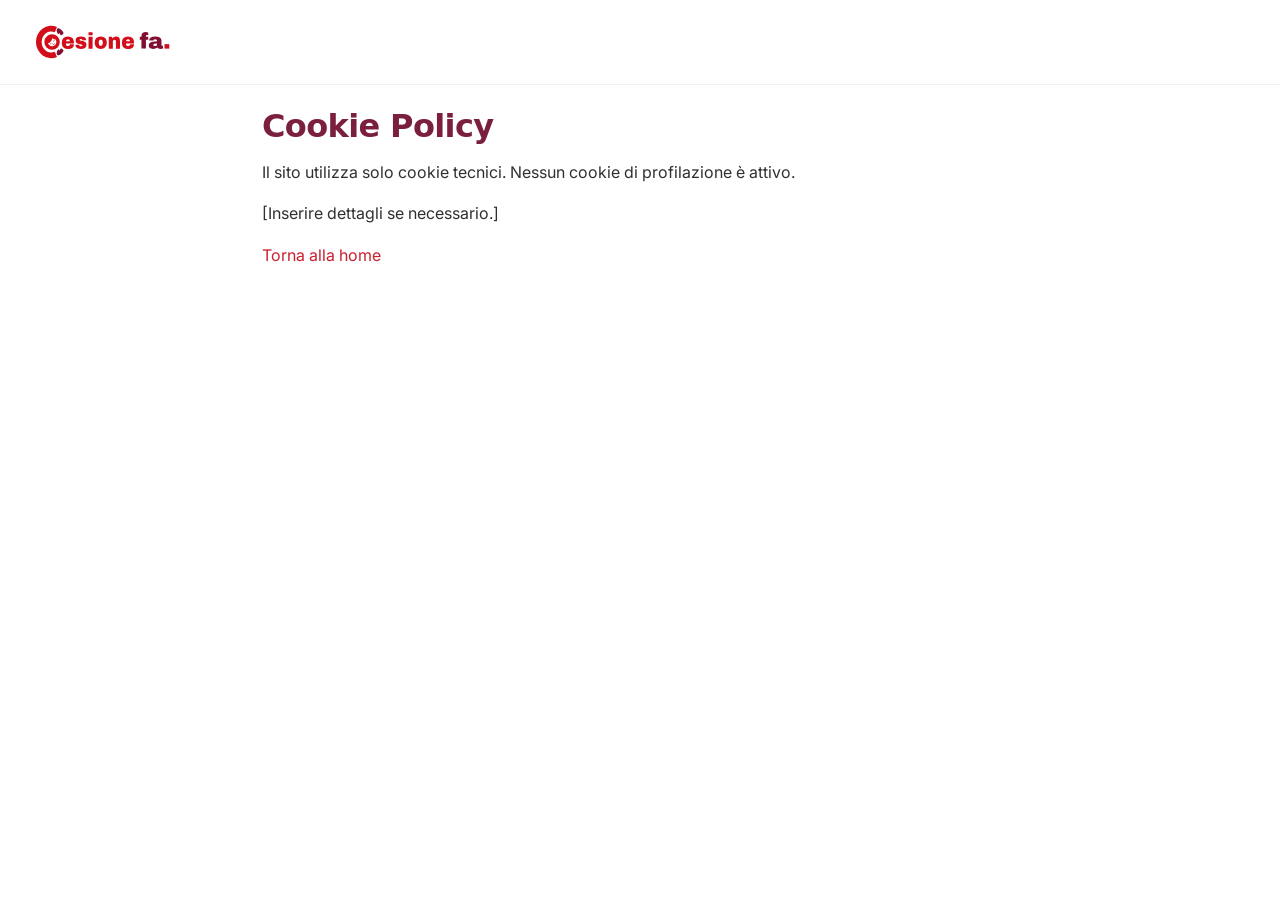
<file: cookie.html>
<!DOCTYPE html><html lang="it"><head><script type="text/javascript" src="https://embeds.iubenda.com/widgets/8da795fa-7bc5-4eb5-97ae-76051d46e544.js"></script><meta charset="UTF-8"><meta name="google-site-verification" content="YnvyXVCEwOD2JT8rrL9LHphv3-uRtKJrilBjdXpPSzk"><meta name="viewport" content="width=device-width,initial-scale=1.0"><title>Cookie Policy — Coesione fa.</title><link rel="icon" href="favicon.ico" sizes="any"><link rel="icon" type="image/png" sizes="32x32" href="favicon-32x32.png"><link rel="icon" type="image/png" sizes="16x16" href="favicon-16x16.png"><link rel="apple-touch-icon" sizes="180x180" href="apple-touch-icon.png"><link rel="manifest" href="site.webmanifest"><meta name="theme-color" content="#d20e1a"><link href="https://fonts.googleapis.com/css2?family=Inter:wght@400;500;600&family=Nunito:wght@600;700;800&display=swap" rel="stylesheet"><link rel="stylesheet" href="css/style.css"><script type="application/ld+json">
{
  "@context": "https://schema.org",
  "@graph": [
    {
      "@type": "Organization",
      "name": "Associazione Coesione Fa",
      "alternateName": "Coesione fa.",
      "url": "https://coesionefa.it/",
      "logo": "https://coesionefa.it/img/logo.svg",
      "email": "coesionefa@gmail.com",
      "address": {
        "@type": "PostalAddress",
        "streetAddress": "Via Frattina 128",
        "addressLocality": "Roma",
        "postalCode": "00187",
        "addressCountry": "IT"
      }
    },
    {
      "@type": "WebSite",
      "name": "Coesione fa.",
      "url": "https://coesionefa.it/",
      "inLanguage": "it"
    }
  ]
}
</script>
</head><body>
<header class="site-header"><div class="container nav"><a href="index.html?replay=1" class="logo"><img src="img/logo.svg" alt="Coesione fa."></a></div></header>
<main class="section"><div class="container" style="max-width:820px;"><h1>Cookie Policy</h1><p class="notice">Il sito utilizza solo cookie tecnici. Nessun cookie di profilazione è attivo.</p><p>[Inserire dettagli se necessario.]</p><p><a href="/">Torna alla home</a></p></div></main>
</body></html>
</file>
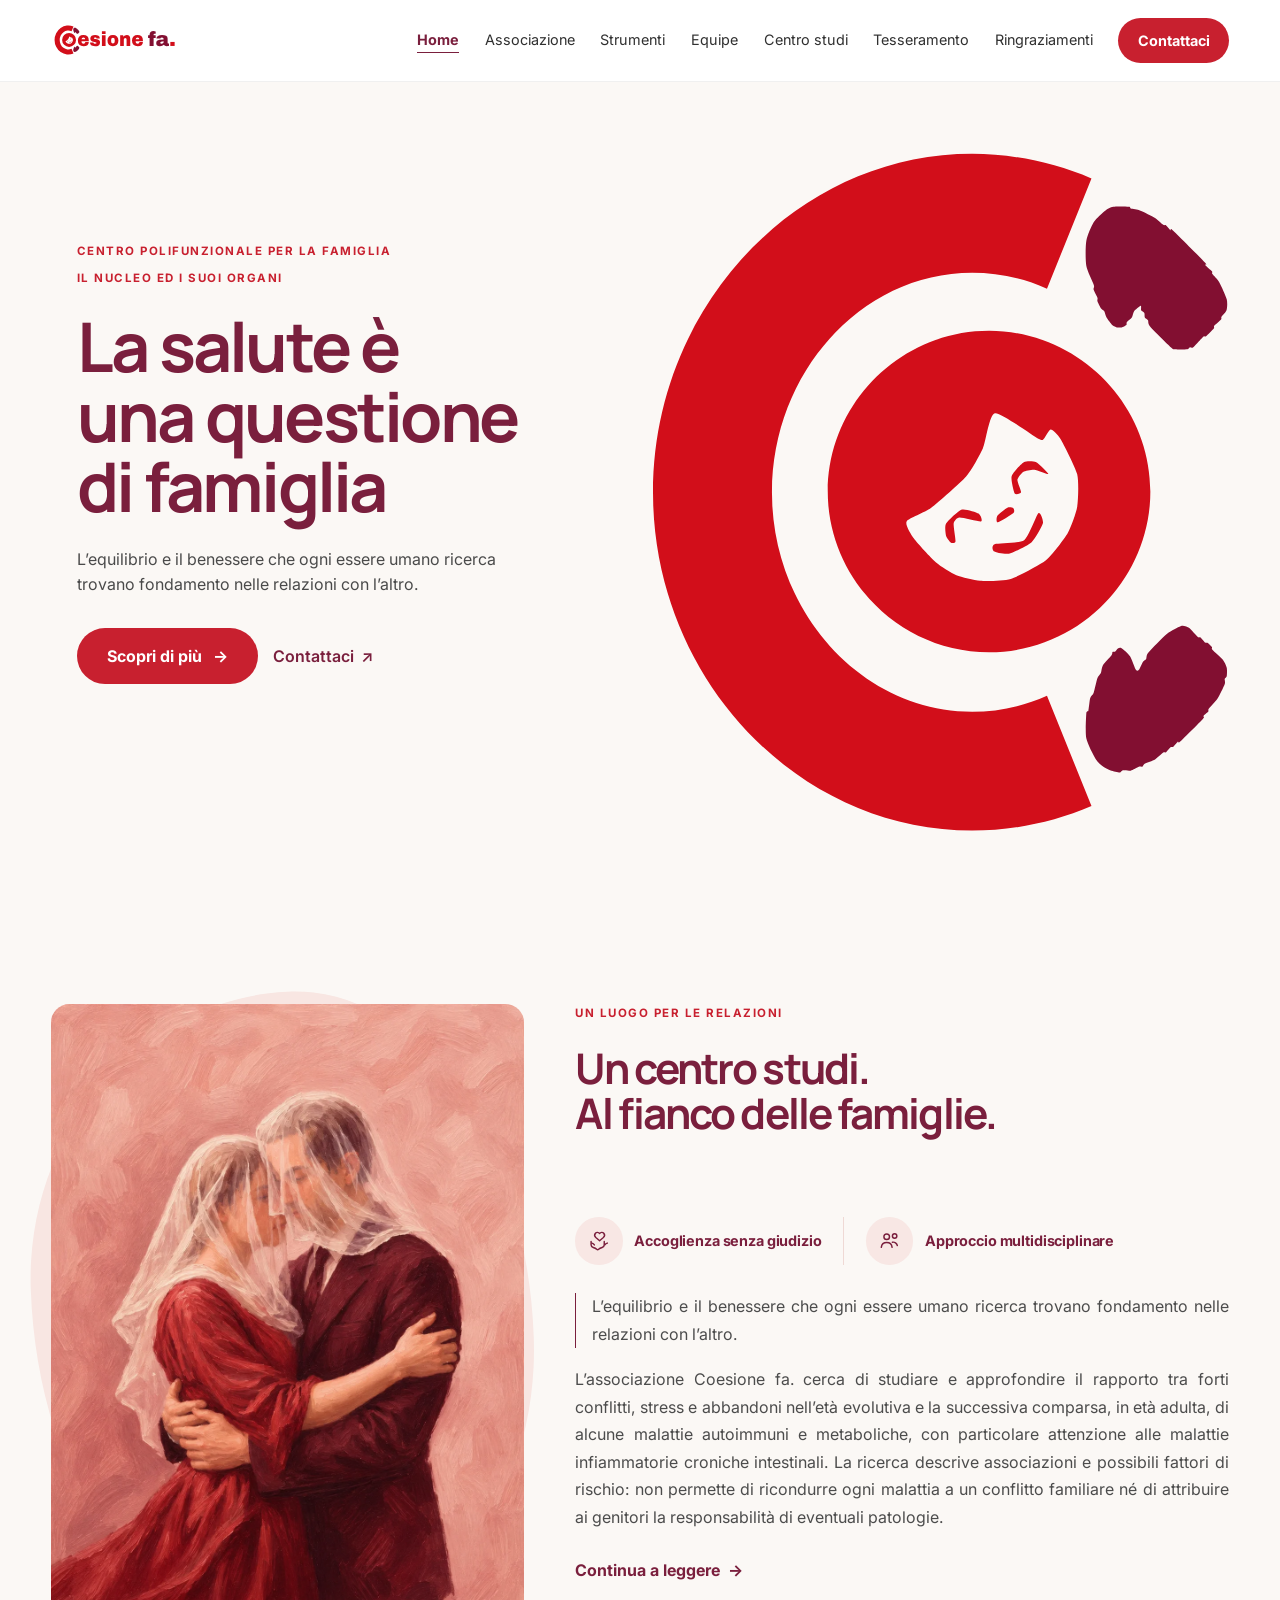
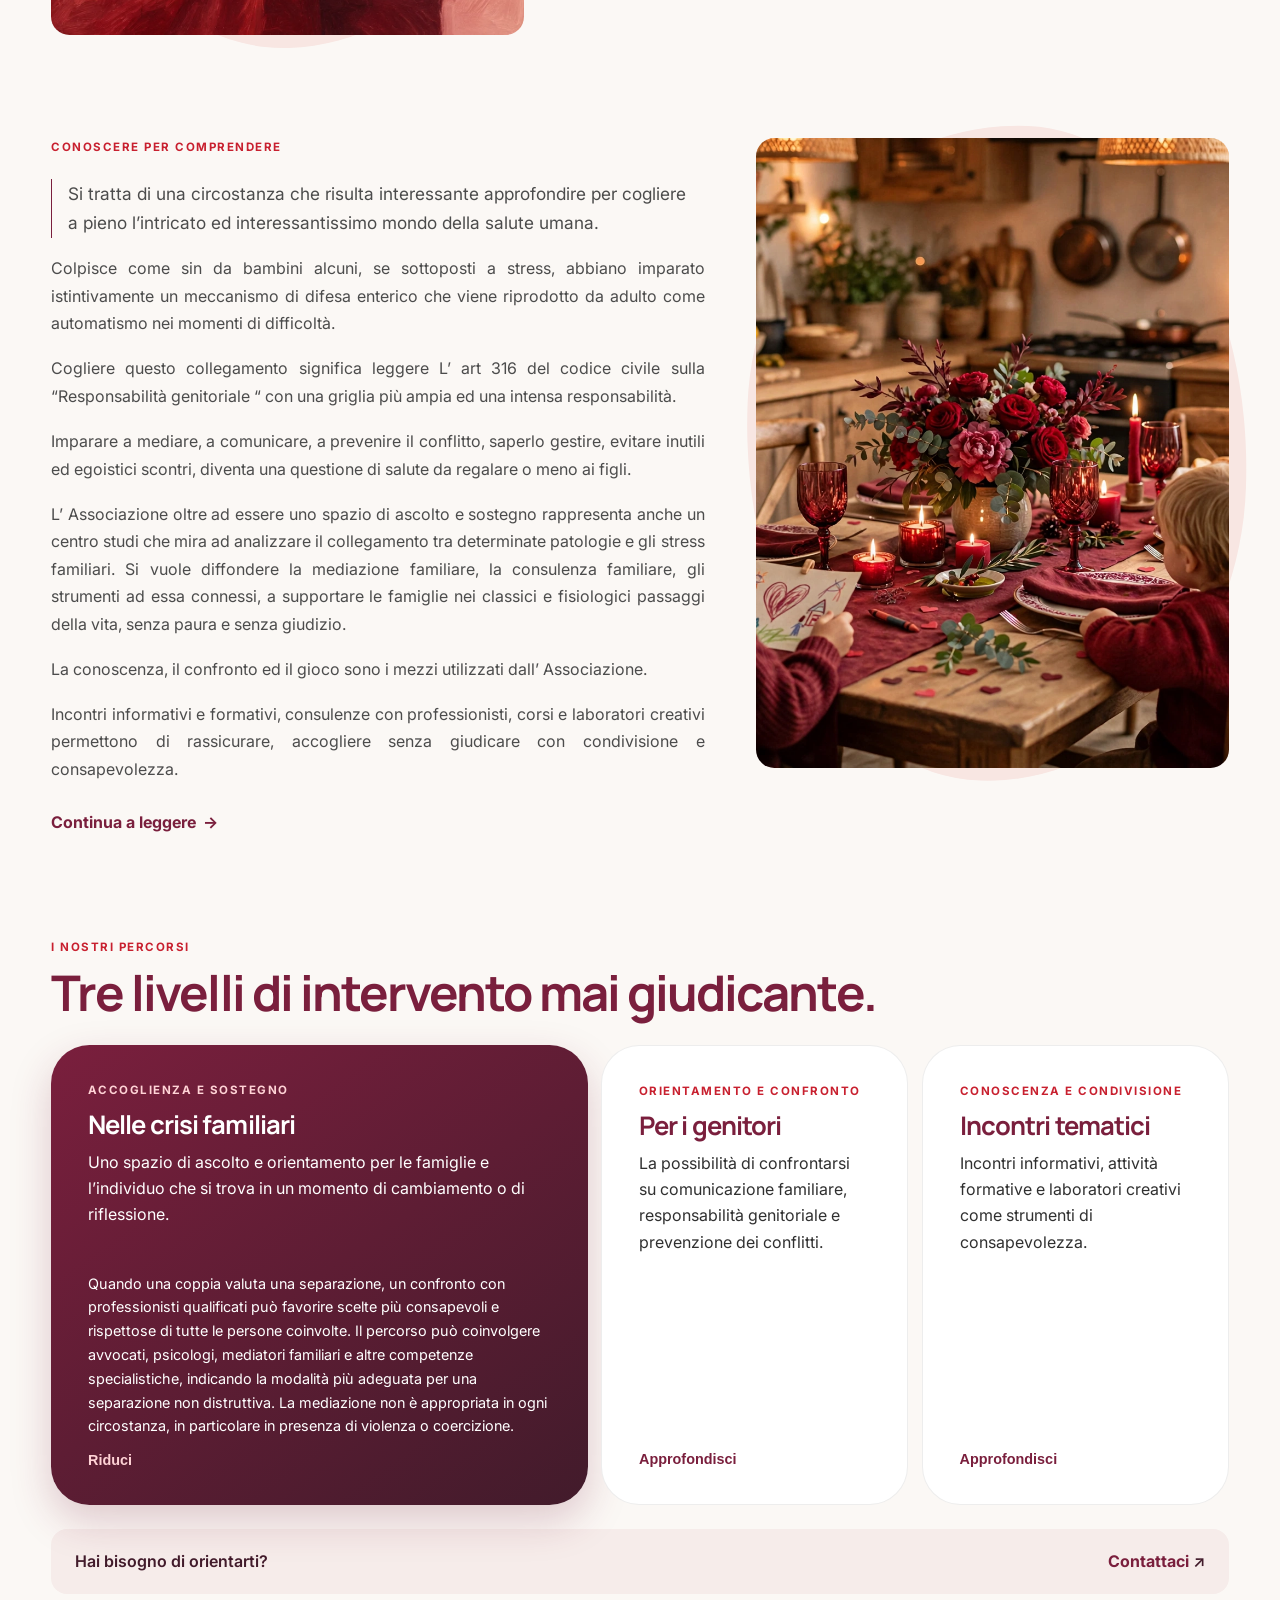
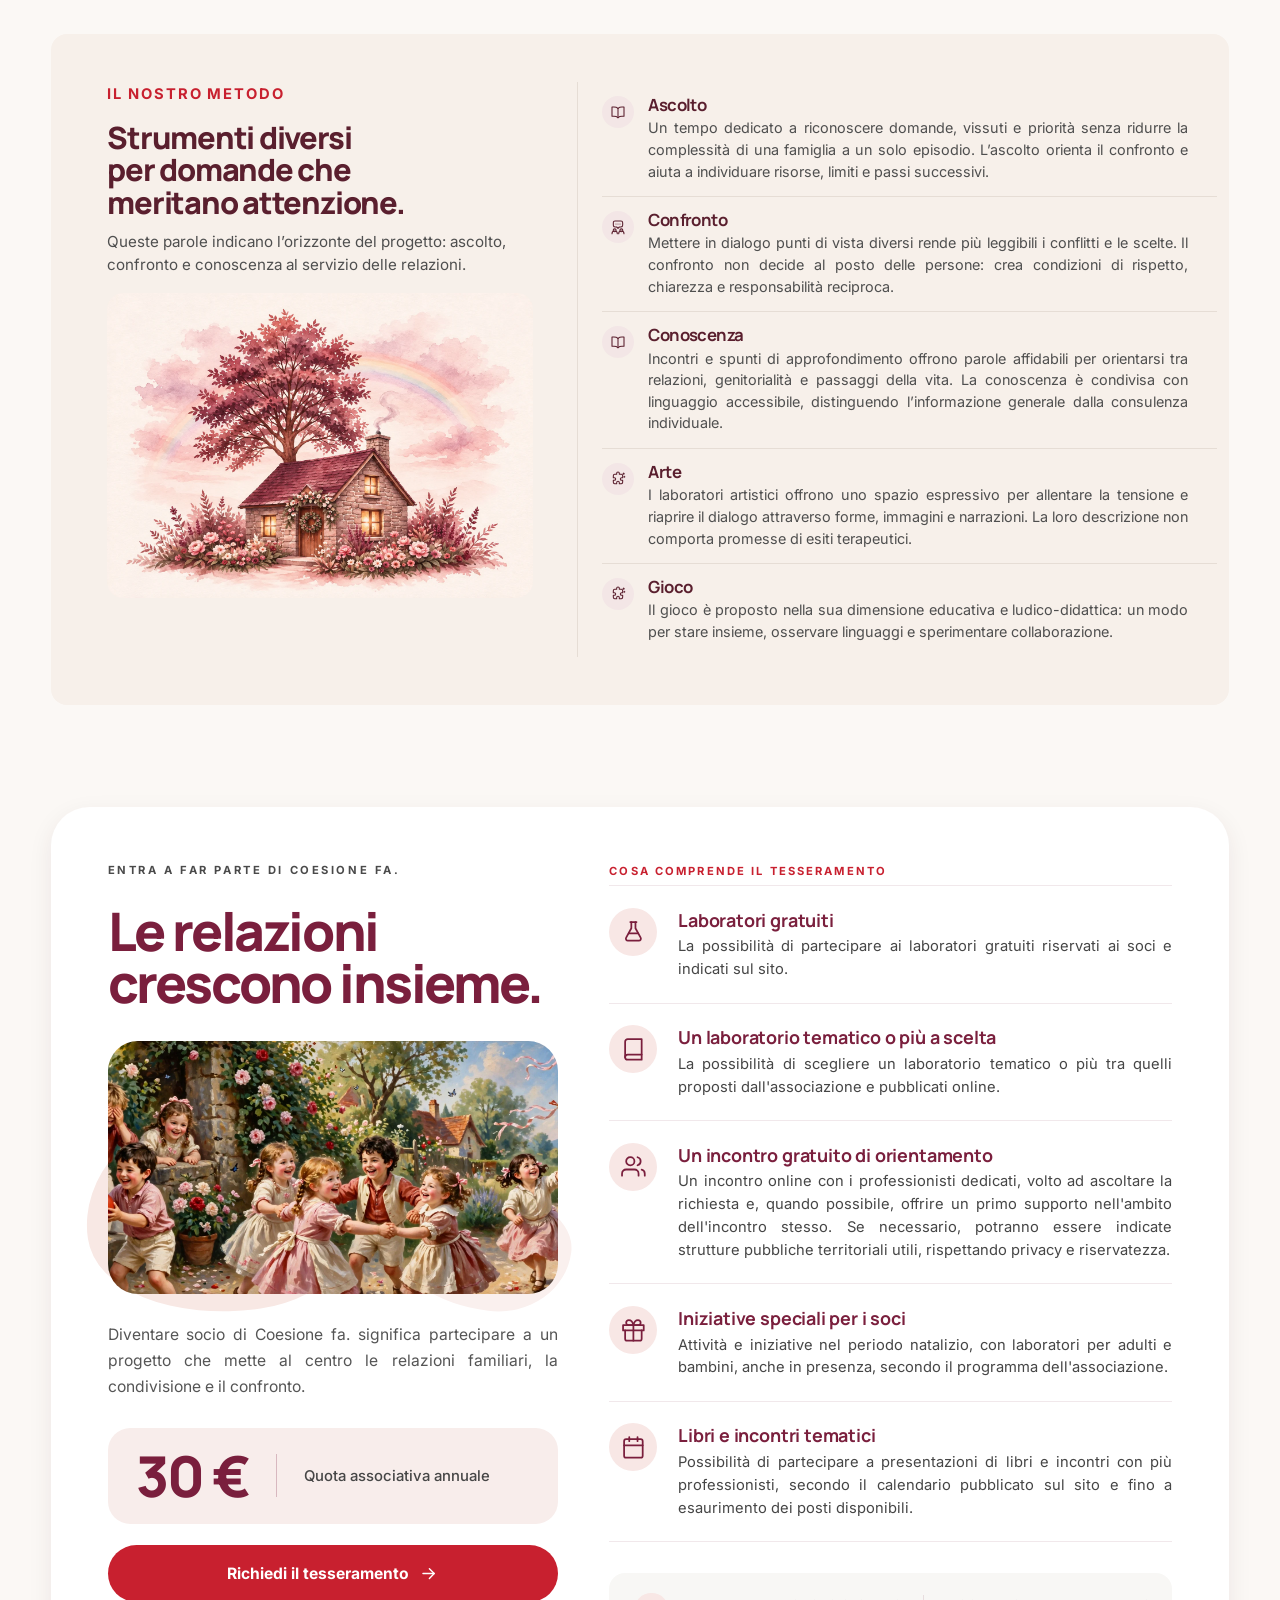
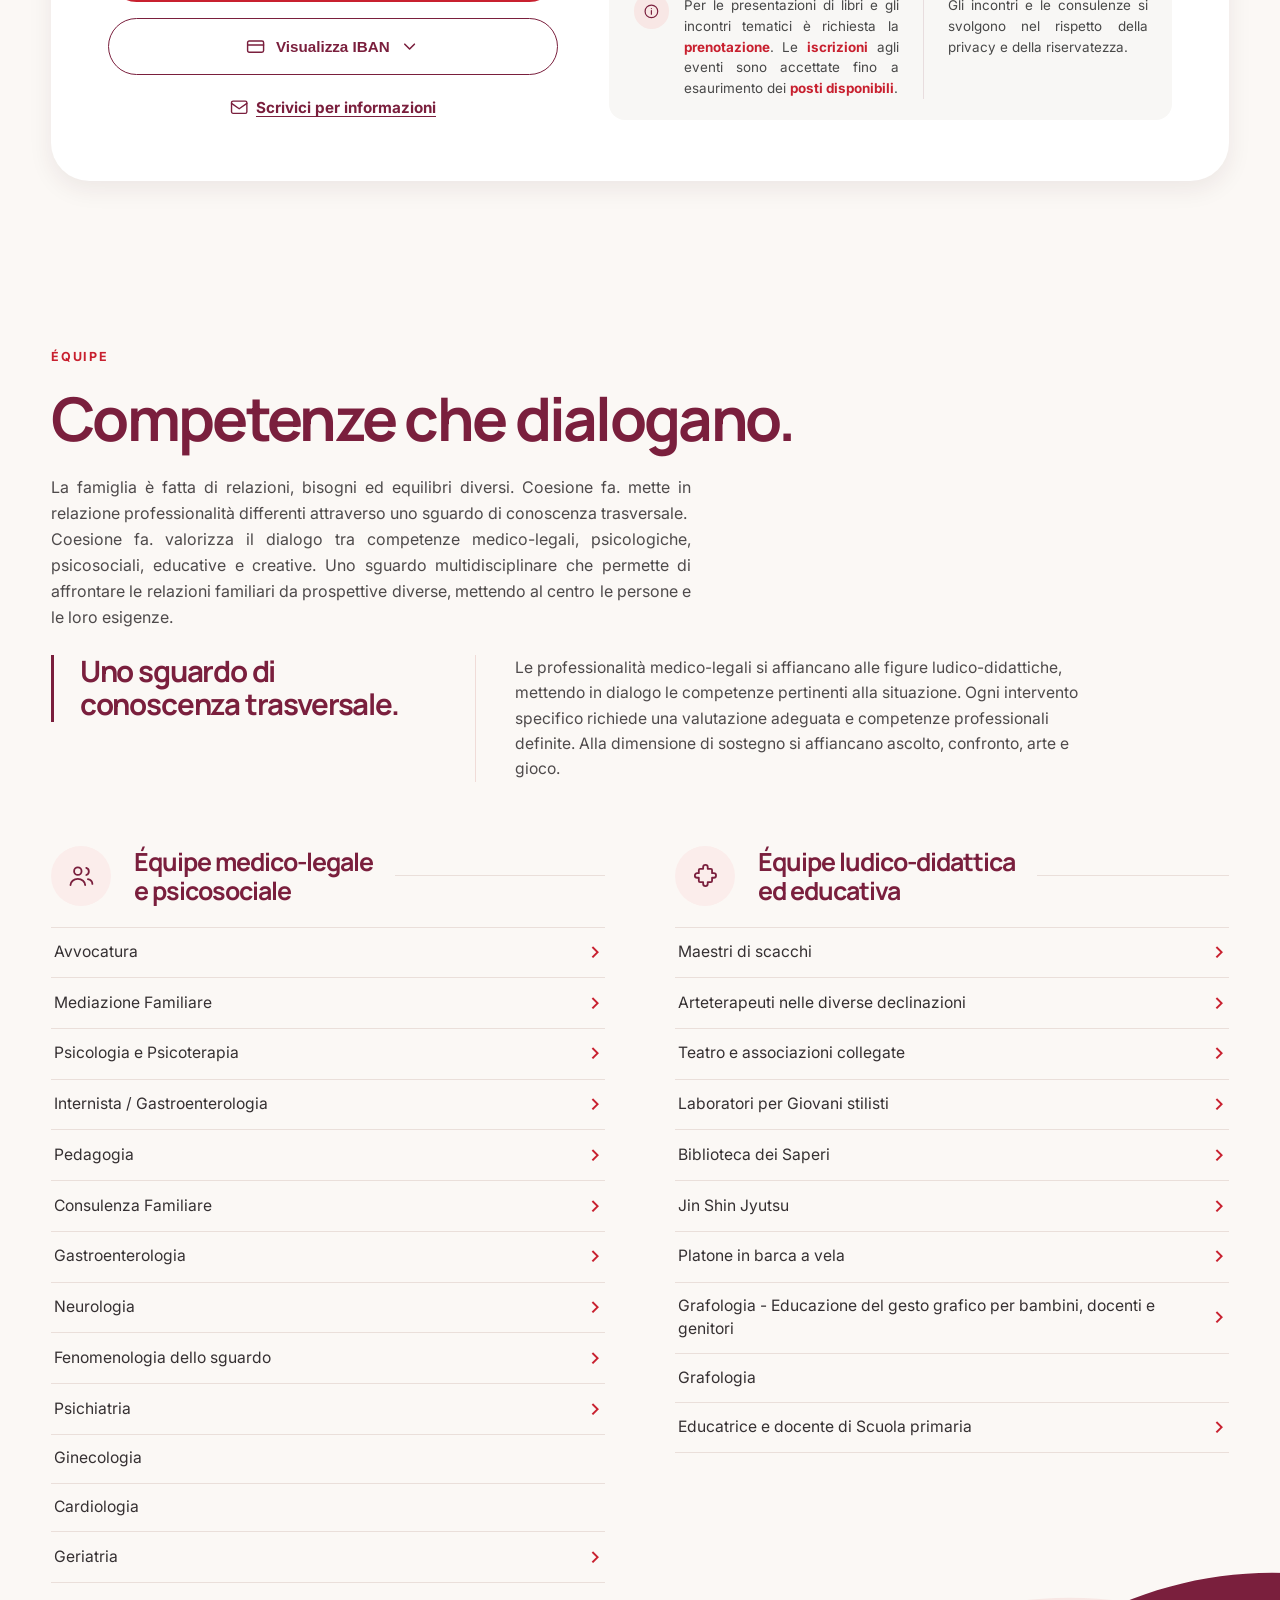
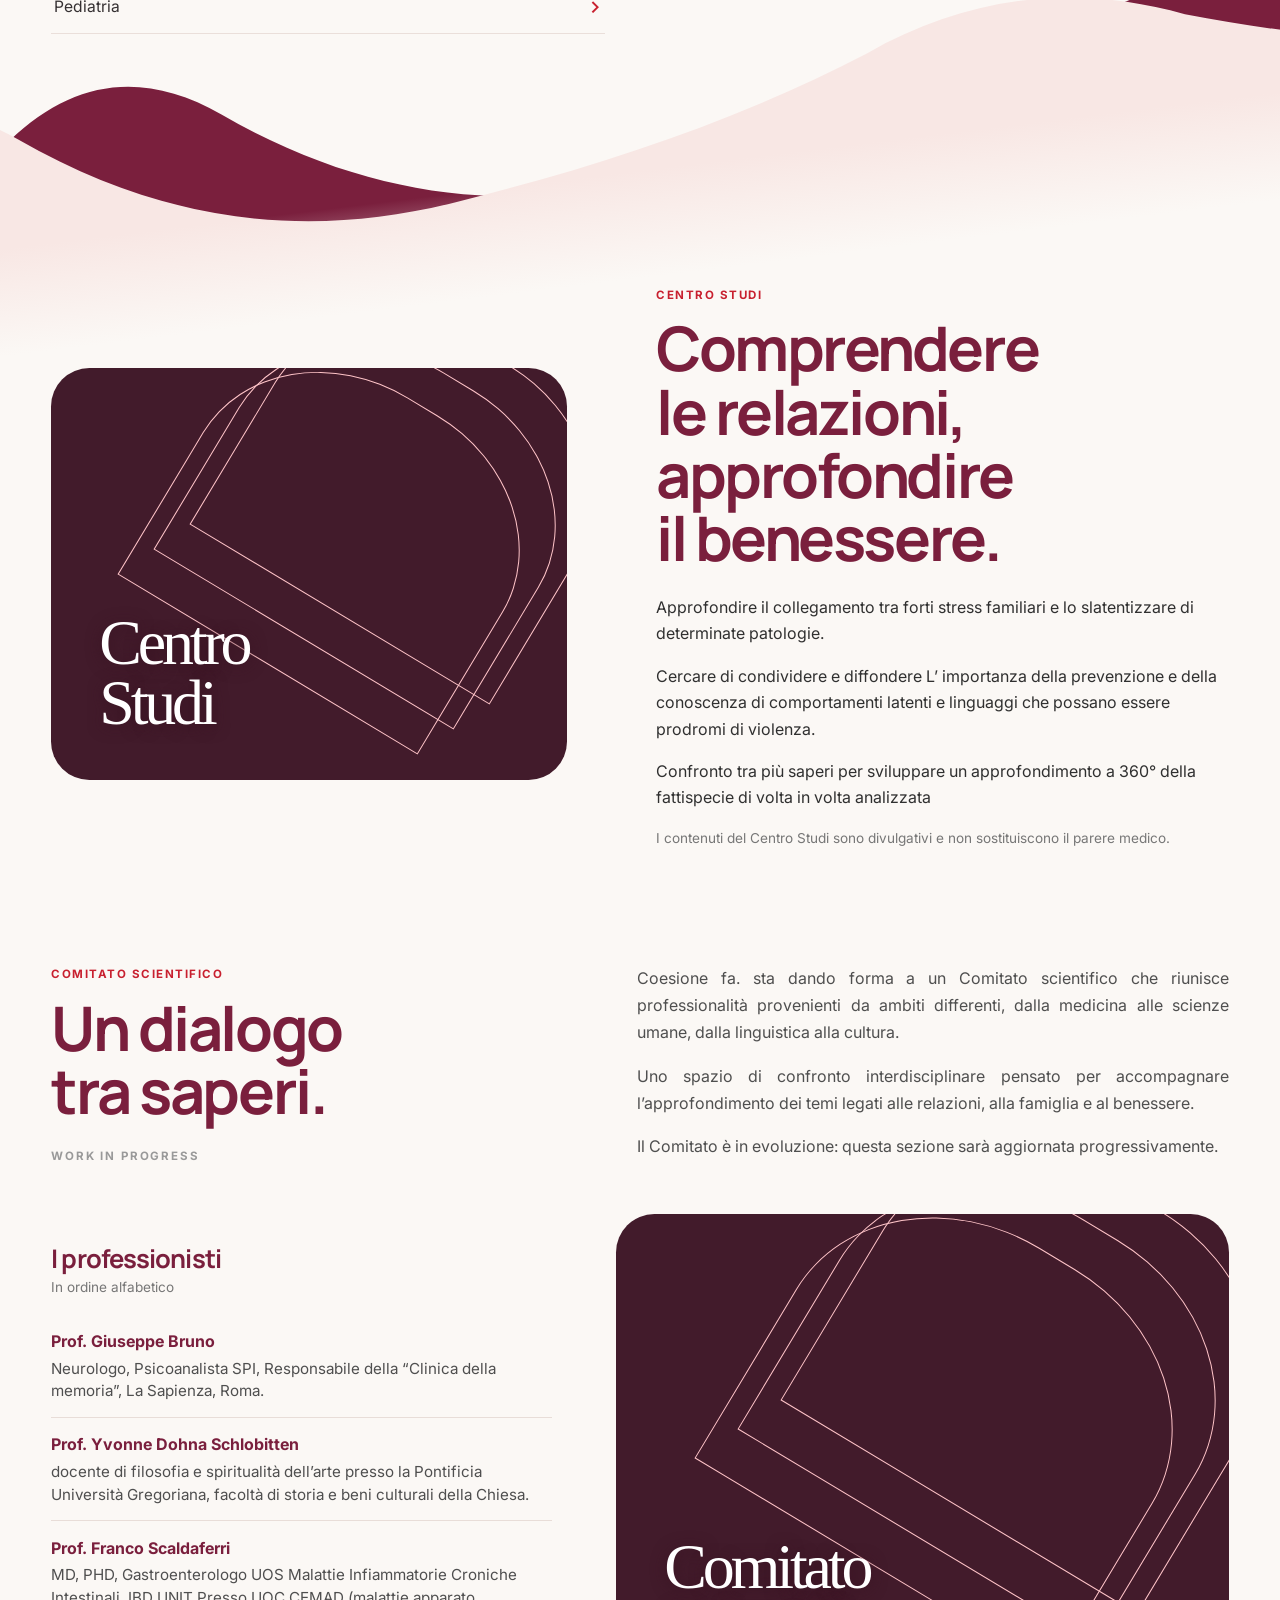
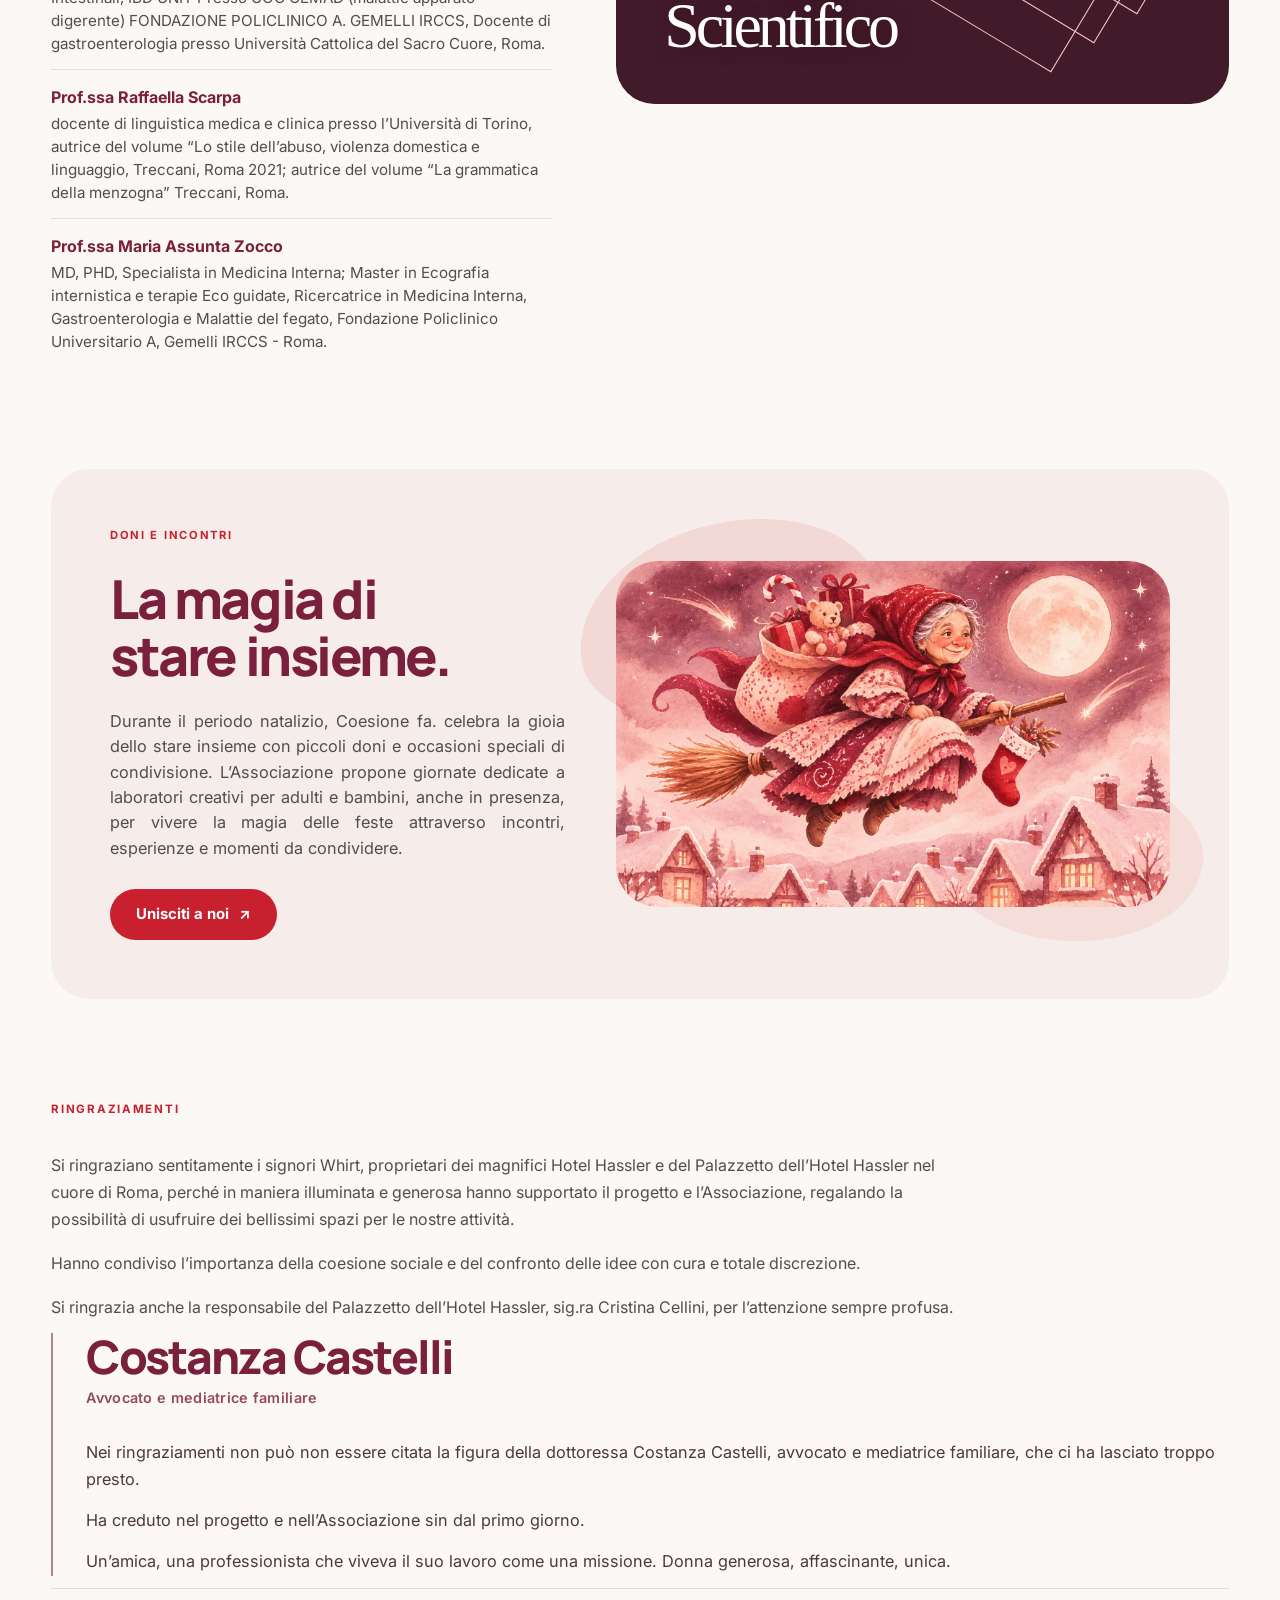
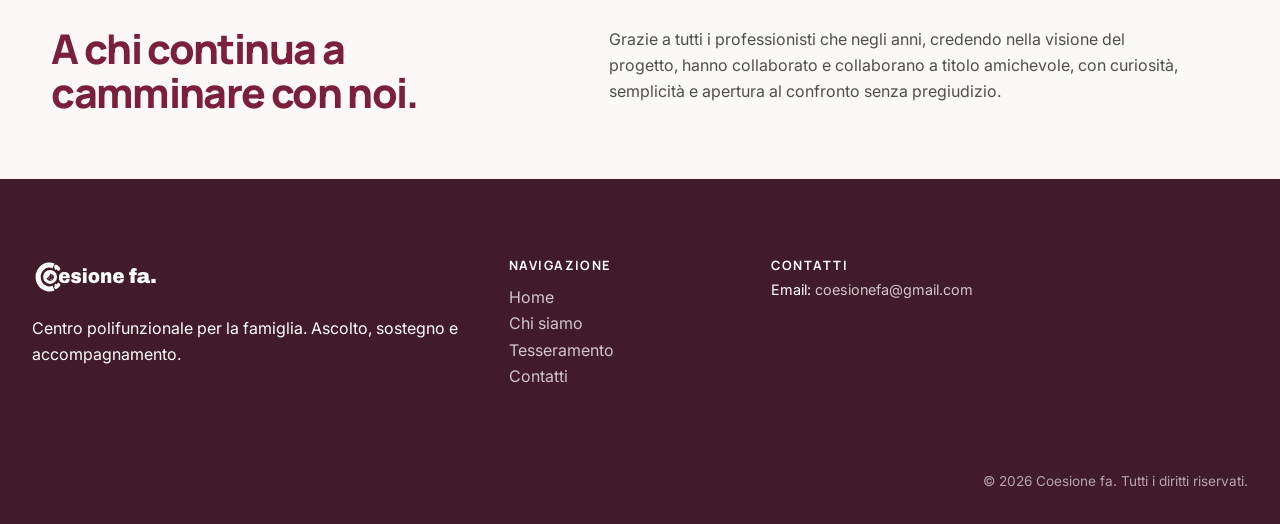
<file: index-prova-logo.html>
<!doctype html>
<html lang="it">
<head>
  <script type="text/javascript" src="https://embeds.iubenda.com/widgets/8da795fa-7bc5-4eb5-97ae-76051d46e544.js"></script>
  <meta charset="utf-8">
  <meta name="google-site-verification" content="YnvyXVCEwOD2JT8rrL9LHphv3-uRtKJrilBjdXpPSzk">
  <meta name="viewport" content="width=device-width, initial-scale=1">
  <title>Coesione fa. | Anteprima nuovo logo</title>
  <meta name="robots" content="noindex, follow">
  <meta name="description" content="Coesione fa. è un centro polifunzionale per la famiglia: ascolto, sostegno e accompagnamento per famiglie, coppie e genitori.">
  <meta property="og:title" content="Coesione fa. | Anteprima nuovo logo">
  <meta property="og:description" content="Ascolto, sostegno e accompagnamento per famiglie, coppie e genitori.">
  <meta property="og:type" content="website">
  <link rel="canonical" href="/">
    <link rel="icon" href="favicon.ico" sizes="any">
  <link rel="icon" type="image/png" sizes="32x32" href="favicon-32x32.png">
  <link rel="icon" type="image/png" sizes="16x16" href="favicon-16x16.png">
  <link rel="apple-touch-icon" sizes="180x180" href="apple-touch-icon.png">
  <link rel="manifest" href="site.webmanifest">
  <meta name="theme-color" content="#d20e1a">
  <link rel="preconnect" href="https://fonts.googleapis.com">
  <link rel="preconnect" href="https://fonts.gstatic.com" crossorigin>
  <link href="https://fonts.googleapis.com/css2?family=Inter:wght@400;500;600&family=Manrope:wght@500;600;700;800&display=swap" rel="stylesheet">
  <link rel="stylesheet" href="css/style.css?v=70">
<script type="application/ld+json">
{
  "@context": "https://schema.org",
  "@graph": [
    {
      "@type": "Organization",
      "name": "Associazione Coesione Fa",
      "alternateName": "Coesione fa.",
      "url": "https://coesionefa.it/",
      "logo": "https://coesionefa.it/img/logo.svg",
      "email": "coesionefa@gmail.com",
      "address": {
        "@type": "PostalAddress",
        "streetAddress": "Via Frattina 128",
        "addressLocality": "Roma",
        "postalCode": "00187",
        "addressCountry": "IT"
      }
    },
    {
      "@type": "WebSite",
      "name": "Coesione fa.",
      "url": "https://coesionefa.it/",
      "inLanguage": "it"
    }
  ]
}
</script>
</head>
<body class="cf-home cf-home-logo-preview intro-lock">
  <div id="intro-loader" class="intro-loader"><div class="mask"><img src="img/logo.svg" alt="Coesione fa."></div></div>
  <a class="cf-skip" href="#contenuto">Vai al contenuto</a>
  <header class="cf-header">
    <a class="cf-brand" href="index.html?replay=1"><img src="img/logo.svg" alt="Coesione fa." style="height:36px;width:auto;"></a>
    <nav aria-label="Navigazione principale">
      <a href="index.html" aria-current="page">Home</a>
      <a href="chi-siamo.html">Associazione</a>
      <a href="#percorsi">Strumenti</a>
      <a href="#equipe">Equipe</a>
      <a href="#centro-studi">Centro studi</a>
      <a href="#tesseramento">Tesseramento</a>
      <a href="#ringraziamenti">Ringraziamenti</a>
      <a class="cf-button" href="chi-siamo.html#contatti">Contattaci</a>
    </nav>
  </header>
  <main id="contenuto" class="cf-wrap">
    <section class="cf-hero" aria-labelledby="titolo">
      <div class="cf-hero-copy">
        <div class="cf-hero-eyebrows">
          <p class="cf-label cf-hero-eyebrow" style="margin-bottom: 8px;">Centro polifunzionale per la famiglia</p>
          <p class="cf-label cf-hero-eyebrow">Il nucleo ed i suoi organi</p>
        </div>
        <h1 id="titolo">La salute è una questione di famiglia</h1>
        <p class="cf-hero-lead">L’equilibrio e il benessere che ogni essere umano ricerca trovano fondamento nelle relazioni con l’altro.</p>
        <div class="cf-hero-actions">
          <a class="cf-hero-cta" href="#famiglie">Scopri di più <span class="cf-hero-cta-arrow" aria-hidden="true">→</span></a>
          <a class="cf-hero-secondary" href="chi-siamo.html#contatti">Contattaci <span aria-hidden="true">↗</span></a>
        </div>
      </div>
      <div class="cf-hero-photo-wrap">
        <img class="cf-photo cf-hero-photo" src="Assets/img/logo/Coesione-fa_rosso-bordeaux_ridotto.svg" alt="Logo di Coesione fa." width="247" height="291" fetchpriority="high">
      </div>
      <svg class="cf-hero-masks" width="0" height="0" aria-hidden="true" focusable="false">
        <defs>
          <clipPath id="heroPhotoClipDesktop" clipPathUnits="objectBoundingBox">
            <path d="M0.36,0 L1.08,0 L1.08,0.89 C0.92,0.89 0.80,0.90 0.68,0.94 C0.55,0.975 0.42,0.99 0.27,0.99 C0.12,0.99 0.015,0.90 0.015,0.76 C0.015,0.64 0.115,0.60 0.115,0.50 C0.115,0.40 0.015,0.37 0.015,0.25 C0.015,0.10 0.17,0 0.36,0 Z"/>
          </clipPath>
          <clipPath id="heroRoseClipDesktop" clipPathUnits="objectBoundingBox">
            <path d="M0.22,0 L1.08,0 L1.08,0.89 C0.90,0.89 0.78,0.90 0.66,0.94 C0.52,0.975 0.37,0.99 0.20,0.99 C0.08,0.99 0,0.90 0,0.76 C0,0.64 0.08,0.60 0.08,0.50 C0.08,0.40 0,0.37 0,0.25 C0,0.10 0.10,0 0.22,0 Z"/>
          </clipPath>
          <clipPath id="heroPhotoClipMobile" clipPathUnits="objectBoundingBox">
            <path d="M0.02,0.50 C0.02,0.22 0.39,0.10 0.69,0.055 C0.80,0.038 0.88,0 0.94,0.025 C0.985,0.044 1,0.11 1,0.20 L1,0.72 C1,0.85 0.91,0.90 0.80,0.92 C0.69,0.94 0.60,0.961 0.49,0.98 C0.33,1.008 0.20,0.99 0.12,0.89 C0.04,0.79 0.02,0.64 0.02,0.50 Z"/>
          </clipPath>
          <clipPath id="heroRoseClipMobile" clipPathUnits="objectBoundingBox">
            <path d="M0.02,0.45 C-0.01,0.16 0.34,0.07 0.66,0.07 C0.80,0.07 0.88,0.005 0.94,0.025 C0.985,0.044 1,0.11 1,0.20 L1,0.74 C1,0.89 0.92,0.97 0.80,0.985 C0.68,1 0.58,0.99 0.46,0.99 C0.30,0.99 0.19,0.98 0.11,0.88 C0.03,0.78 0.02,0.60 0.02,0.45 Z"/>
          </clipPath>
        </defs>
      </svg>
    </section>

    <section id="famiglie" class="cf-section cf-famiglie" aria-labelledby="ascolto">
      <div class="cf-famiglie-head">
        <p class="cf-label">Un luogo per le relazioni</p>
        <h2 id="ascolto">Un centro studi. <br> Al fianco delle famiglie.</h2>
      </div>
      <figure class="cf-famiglie-media">
        <img class="cf-photo" src="img/magritte_amanti_palette.webp" alt="Due amanti con i volti coperti da veli si abbracciano" width="1103" height="1426" loading="lazy">
      </figure>
      <div class="cf-famiglie-body">
        <ul class="cf-famiglie-principles">
          <li>
            <span class="cf-famiglie-icon" aria-hidden="true">
              <svg viewBox="0 0 24 24" fill="none" stroke="currentColor" stroke-width="1.5" stroke-linecap="round" stroke-linejoin="round"><path d="M12 4.6c1.1-1.4 3.2-1.5 4.3-.2 1.1 1.3.9 3.2-.4 4.4L12 12.1 8.1 8.8C6.8 7.6 6.6 5.7 7.7 4.4c1.1-1.3 3.2-1.2 4.3.2Z"/><path d="M4 14.6c1.2.4 2 1 2.6 1.9"/><path d="M20 14.6c-1.2.4-2 1-2.6 1.9"/><path d="M3.2 12.9v3.3a3 3 0 0 0 2.2 2.9c1.4.4 2.7 1 3.6 1.9.3.3.6.5 1 .5s.7-.2 1-.5c.9-.9 2.2-1.5 3.6-1.9a3 3 0 0 0 2.2-2.9v-3.3"/></svg>
            </span>
            <span class="cf-famiglie-principle">Accoglienza senza giudizio</span>
          </li>
          <li>
            <span class="cf-famiglie-icon" aria-hidden="true">
              <svg viewBox="0 0 24 24" fill="none" stroke="currentColor" stroke-width="1.5" stroke-linecap="round" stroke-linejoin="round"><circle cx="9" cy="8" r="2.9"/><circle cx="17.2" cy="7.2" r="2.3"/><path d="M3.4 19c.4-3 2.6-5 5.6-5s5.2 2 5.6 5"/><path d="M14.9 13.7c2.3-.6 4.5 1.1 5.1 3.4"/></svg>
            </span>
            <span class="cf-famiglie-principle">Approccio multidisciplinare</span>
          </li>
        </ul>
        <p class="cf-famiglie-intro">L’equilibrio e il benessere che ogni essere umano ricerca trovano fondamento nelle relazioni con l’altro.</p>
        <p>L’associazione Coesione fa. cerca di studiare e approfondire il rapporto tra forti conflitti, stress e abbandoni nell’età evolutiva e la successiva comparsa, in età adulta, di alcune malattie autoimmuni e metaboliche, con particolare attenzione alle malattie infiammatorie croniche intestinali. La ricerca descrive associazioni e possibili fattori di rischio: non permette di ricondurre ogni malattia a un conflitto familiare né di attribuire ai genitori la responsabilità di eventuali patologie.</p>
        <a class="cf-link cf-famiglie-link" href="#famiglie-2">Continua a leggere <span class="cf-famiglie-arrow" aria-hidden="true">→</span></a>
      </div>
    </section>

    <section id="famiglie-2" class="cf-section cf-famiglie cf-famiglie--reverse" aria-labelledby="ascolto-2">
      <div class="cf-famiglie-head">
        <p class="cf-label">CONOSCERE PER COMPRENDERE</p>
        <h2 id="ascolto-2" hidden>Le relazioni ci formano. La conoscenza ci aiuta a prendercene cura.</h2>
        <p class="cf-famiglie-intro">Si tratta di una circostanza che risulta interessante approfondire per cogliere a pieno l’intricato ed interessantissimo mondo della salute umana.</p>
      </div>
      <figure class="cf-famiglie-media">
        <img class="cf-photo" src="img/famiglie_2.webp" alt="Immagine generata" width="2048" height="1152" loading="lazy">
      </figure>
      <div class="cf-famiglie-body">
        <p>Colpisce come sin da bambini alcuni, se sottoposti a stress, abbiano imparato istintivamente un meccanismo di difesa enterico che viene riprodotto da adulto come automatismo nei momenti di difficoltà.</p>
        <p>Cogliere questo collegamento significa leggere L’ art 316 del codice civile sulla “Responsabilità genitoriale “ con una griglia più ampia ed una intensa responsabilità.</p>
        <p>Imparare a mediare, a comunicare, a prevenire il conflitto, saperlo gestire, evitare inutili ed egoistici scontri, diventa una questione di salute da regalare o meno ai figli.</p>
        <p>L’ Associazione oltre ad essere uno spazio di ascolto e sostegno rappresenta anche un centro studi che mira ad analizzare il collegamento tra determinate patologie e gli stress familiari. Si vuole diffondere la mediazione familiare, la consulenza familiare, gli strumenti ad essa connessi, a supportare le famiglie nei classici e fisiologici passaggi della vita, senza paura e senza giudizio.</p>
        <p>La conoscenza, il confronto ed il gioco sono i mezzi utilizzati dall’ Associazione.</p>
        <p>Incontri informativi e formativi, consulenze con professionisti, corsi e laboratori creativi permettono di rassicurare, accogliere senza giudicare con condivisione e consapevolezza.</p>


        <a class="cf-link cf-famiglie-link" href="#metodo">Continua a leggere <span class="cf-famiglie-arrow" aria-hidden="true">→</span></a>
      </div>
    </section>

    <section id="percorsi" class="cf-section" aria-labelledby="livelli">
      <p class="cf-label">I nostri percorsi</p>
      <h2 id="livelli">Tre livelli di intervento mai giudicante.</h2>
      <div class="cf-levels-grid" id="levelsGrid">
        <article class="cf-level-card cf-level-card--wide cf-level-card--active" data-level="0">
          <p class="cf-label">Accoglienza e sostegno</p>
          <h3>Nelle crisi familiari</h3>
          <p class="cf-level-desc">Uno spazio di ascolto e orientamento per le famiglie e l’individuo che si trova in un momento di cambiamento o di riflessione.</p>
          <div class="cf-level-detail" id="level-detail-0">
            <p>Quando una coppia valuta una separazione, un confronto con professionisti qualificati può favorire scelte più consapevoli e rispettose di tutte le persone coinvolte. Il percorso può coinvolgere avvocati, psicologi, mediatori familiari e altre competenze specialistiche, indicando la modalità più adeguata per una separazione non distruttiva. La mediazione non è appropriata in ogni circostanza, in particolare in presenza di violenza o coercizione.</p>
          </div>
          <button class="cf-level-toggle" type="button" aria-expanded="true" aria-controls="level-detail-0">Riduci</button>
        </article>
        <article class="cf-level-card" data-level="1">
          <p class="cf-label">Orientamento e confronto</p>
          <h3>Per i genitori</h3>
          <p class="cf-level-desc">La possibilità di confrontarsi su comunicazione familiare, responsabilità genitoriale e prevenzione dei conflitti.</p>
          <div class="cf-level-detail" id="level-detail-1">
            <p>Trovare punti di riferimento e non sentirsi soli fa la differenza. Il lavoro di azione e prevenzione è trasversale e multidisciplinare.</p>
          </div>
          <button class="cf-level-toggle" type="button" aria-expanded="false" aria-controls="level-detail-1">Approfondisci</button>
        </article>
        <article class="cf-level-card" data-level="2">
          <p class="cf-label">Conoscenza e condivisione</p>
          <h3>Incontri tematici</h3>
          <p class="cf-level-desc">Incontri informativi, attività formative e laboratori creativi come strumenti di consapevolezza.</p>
          <div class="cf-level-detail" id="level-detail-2">
            <p>Rassicurazione, accoglienza senza giudizio, condivisione e consapevolezza. Stiamo preparando i primi incontri e le attività dell'associazione.</p>
          </div>
          <button class="cf-level-toggle" type="button" aria-expanded="false" aria-controls="level-detail-2">Approfondisci</button>
        </article>
      </div>
      <div class="cf-orient-band">
        <span>Hai bisogno di orientarti?</span>
        <a class="cf-link" href="chi-siamo.html#contatti">Contattaci <span aria-hidden="true">↗</span></a>
      </div>
    </section>

    <section id="metodo" class="cf-section cf-method" aria-labelledby="principi" style="display:block;background:#f7f0ea;border-radius:16px;padding:48px 56px;max-width:1240px;margin:40px auto;">
      <div style="display:grid;grid-template-columns:40% 60%;gap:44px;align-items:start;">
        <div>
          <p class="cf-label">IL NOSTRO METODO</p>
          <h2 id="principi" style="color:#5a1f2e;font-size:clamp(1.6rem,2.4vw,2.2rem);font-weight:800;line-height:1.05;margin:8px 0 12px;">Strumenti diversi per domande che meritano attenzione.</h2>
          <p style="color:#4F4F4F;font-size:.95rem;line-height:1.55;margin:0 0 16px;">Queste parole indicano l’orizzonte del progetto: ascolto, confronto e conoscenza al servizio delle relazioni.</p>
          <figure style="margin:0;"><img src="img/Casetta_riadattata.webp" alt="Casetta in pietra tra fiori, sotto un albero fiorito" style="width:100%;border-radius:16px;object-fit:cover;" loading="lazy"></figure>
        </div>
        <ul style="list-style:none;padding:0 0 0 24px;margin:0;width:100%;border-left:1px solid #e6ddd5;">
          <li style="display:flex;gap:14px;align-items:flex-start;padding:14px 0;border-bottom:1px solid #e6ddd5;width:100%;">
            <span style="width:32px;height:32px;border-radius:50%;background:#f3e6e6;color:#5a1f2e;display:flex;align-items:center;justify-content:center;flex-shrink:0;">
              <svg viewBox="0 0 24 24" fill="none" stroke="currentColor" stroke-width="1.6" stroke-linecap="round" stroke-linejoin="round" width="16" height="16"><path d="M12 6.5C10.4 5.2 8.3 4.5 6 4.5H3v14h3c2.3 0 4.4.7 6 2 1.6-1.3 3.7-2 6-2h3v-14h-3c-2.3 0-4.4.7-6 2Z"/><path d="M12 6.5v14"/></svg>
            </span>
            <div><h3 style="color:#5a1f2e;font-size:1.05rem;font-weight:700;margin:0 0 4px;">Ascolto</h3><p style="color:#4F4F4F;font-size:.9rem;line-height:1.5;margin:0;">Un tempo dedicato a riconoscere domande, vissuti e priorità senza ridurre la complessità di una famiglia a un solo episodio. L’ascolto orienta il confronto e aiuta a individuare risorse, limiti e passi successivi.</p></div>
          </li>
          <li style="display:flex;gap:14px;align-items:flex-start;padding:14px 0;border-bottom:1px solid #e6ddd5;width:100%;">
            <span style="width:32px;height:32px;border-radius:50%;background:#f3e6e6;color:#5a1f2e;display:flex;align-items:center;justify-content:center;flex-shrink:0;">
              <svg viewBox="0 0 24 24" fill="none" stroke="currentColor" stroke-width="1.6" stroke-linecap="round" stroke-linejoin="round" width="16" height="16"><path d="M7.5 3h9A2.5 2.5 0 0 1 19 5.5v4A2.5 2.5 0 0 1 16.5 12H14l-2 2-2-2H7.5A2.5 2.5 0 0 1 5 9.5v-4A2.5 2.5 0 0 1 7.5 3Z"/><path d="M9 7.5h.01M12 7.5h.01M15 7.5h.01"/><circle cx="7" cy="17" r="2.2"/><circle cx="17" cy="17" r="2.2"/><path d="M3 22a4 4 0 0 1 8 0"/><path d="M13 22a4 4 0 0 1 8 0"/></svg>
            </span>
            <div><h3 style="color:#5a1f2e;font-size:1.05rem;font-weight:700;margin:0 0 4px;">Confronto</h3><p style="color:#4F4F4F;font-size:.9rem;line-height:1.5;margin:0;">Mettere in dialogo punti di vista diversi rende più leggibili i conflitti e le scelte. Il confronto non decide al posto delle persone: crea condizioni di rispetto, chiarezza e responsabilità reciproca.</p></div>
          </li>
          <li style="display:flex;gap:14px;align-items:flex-start;padding:14px 0;border-bottom:1px solid #e6ddd5;width:100%;">
            <span style="width:32px;height:32px;border-radius:50%;background:#f3e6e6;color:#5a1f2e;display:flex;align-items:center;justify-content:center;flex-shrink:0;">
              <svg viewBox="0 0 24 24" fill="none" stroke="currentColor" stroke-width="1.6" stroke-linecap="round" stroke-linejoin="round" width="16" height="16"><path d="M12 6.5C10.4 5.2 8.3 4.5 6 4.5H3v14h3c2.3 0 4.4.7 6 2 1.6-1.3 3.7-2 6-2h3v-14h-3c-2.3 0-4.4.7-6 2Z"/><path d="M12 6.5v14"/></svg>
            </span>
            <div><h3 style="color:#5a1f2e;font-size:1.05rem;font-weight:700;margin:0 0 4px;">Conoscenza</h3><p style="color:#4F4F4F;font-size:.9rem;line-height:1.5;margin:0;">Incontri e spunti di approfondimento offrono parole affidabili per orientarsi tra relazioni, genitorialità e passaggi della vita. La conoscenza è condivisa con linguaggio accessibile, distinguendo l’informazione generale dalla consulenza individuale.</p></div>
          </li>
          <li style="display:flex;gap:14px;align-items:flex-start;padding:14px 0;border-bottom:1px solid #e6ddd5;width:100%;">
            <span style="width:32px;height:32px;border-radius:50%;background:#f3e6e6;color:#5a1f2e;display:flex;align-items:center;justify-content:center;flex-shrink:0;">
              <svg viewBox="0 0 24 24" fill="none" stroke="currentColor" stroke-width="1.6" stroke-linecap="round" stroke-linejoin="round" width="16" height="16"><path d="M10 3.5a2 2 0 1 1 4 0V5h3a2 2 0 0 1 2 2v3h-1.5a2 2 0 1 0 0 4H19v3a2 2 0 0 1-2 2h-3v-1.5a2 2 0 1 0-4 0V19H7a2 2 0 0 1-2-2v-3h1.5a2 2 0 1 0 0-4H5V7a2 2 0 0 1 2-2h3V3.5Z"/><path d="M20.5 3v2M19.5 4h2M21.5 8v1.5M20.75 8.75h1.5"/></svg>
            </span>
            <div><h3 style="color:#5a1f2e;font-size:1.05rem;font-weight:700;margin:0 0 4px;">Arte</h3><p style="color:#4F4F4F;font-size:.9rem;line-height:1.5;margin:0;">I laboratori artistici offrono uno spazio espressivo per allentare la tensione e riaprire il dialogo attraverso forme, immagini e narrazioni. La loro descrizione non comporta promesse di esiti terapeutici.</p></div>
          </li>
          <li style="display:flex;gap:14px;align-items:flex-start;padding:14px 0;width:100%;">
            <span style="width:32px;height:32px;border-radius:50%;background:#f3e6e6;color:#5a1f2e;display:flex;align-items:center;justify-content:center;flex-shrink:0;">
              <svg viewBox="0 0 24 24" fill="none" stroke="currentColor" stroke-width="1.6" stroke-linecap="round" stroke-linejoin="round" width="16" height="16"><path d="M10 3.5a2 2 0 1 1 4 0V5h3a2 2 0 0 1 2 2v3h-1.5a2 2 0 1 0 0 4H19v3a2 2 0 0 1-2 2h-3v-1.5a2 2 0 1 0-4 0V19H7a2 2 0 0 1-2-2v-3h1.5a2 2 0 1 0 0-4H5V7a2 2 0 0 1 2-2h3V3.5Z"/><path d="M20.5 3v2M19.5 4h2M21.5 8v1.5M20.75 8.75h1.5"/></svg>
            </span>
            <div><h3 style="color:#5a1f2e;font-size:1.05rem;font-weight:700;margin:0 0 4px;">Gioco</h3><p style="color:#4F4F4F;font-size:.9rem;line-height:1.5;margin:0;">Il gioco è proposto nella sua dimensione educativa e ludico-didattica: un modo per stare insieme, osservare linguaggi e sperimentare collaborazione.</p></div>
          </li>
        </ul>
      </div>
    </section>

    <section id="tesseramento" class="cf-section cf-tesseramento" aria-labelledby="tesseramento-titolo">
      <div class="cf-tess-left">
        <p class="cf-label cf-tess-eyebrow">ENTRA A FAR PARTE DI COESIONE FA.</p>
        <h2 id="tesseramento-titolo">
          <span class="cf-tess-title-line">Le relazioni</span>
          <span class="cf-tess-title-line">crescono insieme.</span>
        </h2>
        <figure class="cf-tess-photo">
          <img src="img/tesseramento.webp" alt="Immagine generata" width="2048" height="1152" loading="lazy">
        </figure>
        <p class="cf-tess-intro">Diventare socio di Coesione fa. significa partecipare a un progetto che mette al centro le relazioni familiari, la condivisione e il confronto.</p>
        <div class="cf-tess-price">
          <span class="cf-tess-amount">30 €</span>
          <span class="cf-tess-price-divider" aria-hidden="true"></span>
          <span class="cf-tess-price-label">Quota associativa annuale</span>
        </div>
        <a class="cf-button cf-tess-primary-btn" href="mailto:coesionefa@gmail.com?subject=Richiesta%20informazioni%20tesseramento%20Coesione%20fa.">
          <span>Richiedi il tesseramento</span>
          <svg class="cf-tess-arrow" viewBox="0 0 24 24" fill="none" stroke="currentColor" stroke-width="1.8" stroke-linecap="round" stroke-linejoin="round" aria-hidden="true"><path d="M5 12h14"/><path d="M13 6l6 6-6 6"/></svg>
        </a>
        <button class="cf-tess-iban-btn" type="button" aria-expanded="false" aria-controls="iban-panel">
          <svg class="cf-tess-iban-icon" viewBox="0 0 24 24" fill="none" stroke="currentColor" stroke-width="1.8" stroke-linecap="round" stroke-linejoin="round" aria-hidden="true"><rect x="2" y="5" width="20" height="14" rx="2"/><path d="M2 10h20"/></svg>
          <span class="cf-tess-iban-label">Visualizza IBAN</span>
          <svg class="cf-tess-chevron" viewBox="0 0 24 24" fill="none" stroke="currentColor" stroke-width="2" stroke-linecap="round" stroke-linejoin="round" aria-hidden="true"><path d="M6 9l6 6 6-6"/></svg>
        </button>
        <div id="iban-panel" class="cf-tess-iban-panel" aria-hidden="true">
          <div class="cf-tess-iban-card">
            <p class="cf-tess-iban-title">Coordinate bancarie</p>
            <dl class="cf-tess-iban-dl">
              <div><dt>Intestatario</dt><dd>Da comunicare</dd></div>
              <div><dt>IBAN</dt><dd>Da comunicare</dd></div>
              <div><dt>Causale</dt><dd>Tesseramento Coesione Fa. – Nome Cognome – Anno</dd></div>
            </dl>
            <div class="cf-tess-iban-actions">
              <button class="cf-tess-copy-btn" type="button" disabled>
                <svg viewBox="0 0 24 24" fill="none" stroke="currentColor" stroke-width="1.8" stroke-linecap="round" stroke-linejoin="round" aria-hidden="true"><rect x="9" y="9" width="13" height="13" rx="2"/><path d="M5 15H4a2 2 0 0 1-2-2V4a2 2 0 0 1 2-2h9a2 2 0 0 1 2 2v1"/></svg>
                Copia IBAN
              </button>
              <span class="cf-tess-copy-status" aria-live="polite"></span>
            </div>
          </div>
        </div>
        <div class="cf-tess-info-link">
          <a class="cf-link" href="mailto:coesionefa@gmail.com?subject=Informazioni%20tesseramento%20Coesione%20fa.">
            <svg viewBox="0 0 24 24" fill="none" stroke="currentColor" stroke-width="1.8" stroke-linecap="round" stroke-linejoin="round" aria-hidden="true"><rect x="2" y="4" width="20" height="16" rx="2"/><path d="M2 7l10 7 10-7"/></svg>
            Scrivici per informazioni
          </a>
        </div>
      </div>
      <div class="cf-tess-right">
        <p class="cf-tess-subtitle">Cosa comprende il tesseramento</p>
        <ul class="cf-tess-benefits">
          <li>
            <span class="cf-tess-icon" aria-hidden="true"><svg viewBox="0 0 24 24" fill="none" stroke="currentColor" stroke-width="1.7" stroke-linecap="round" stroke-linejoin="round"><path d="M9 3h6"/><path d="M10 3v6l-5 9a2 2 0 0 0 1.8 3h10.4A2 2 0 0 0 19 18l-5-9V3"/><path d="M7.5 14h9"/></svg></span>
            <div>
              <h3>Laboratori gratuiti</h3>
              <p>La possibilità di partecipare ai laboratori gratuiti riservati ai soci e indicati sul sito.</p>
            </div>
          </li>
          <li>
            <span class="cf-tess-icon" aria-hidden="true"><svg viewBox="0 0 24 24" fill="none" stroke="currentColor" stroke-width="1.7" stroke-linecap="round" stroke-linejoin="round"><path d="M4 19.5A2.5 2.5 0 0 1 6.5 17H20"/><path d="M6.5 2H20v20H6.5A2.5 2.5 0 0 1 4 19.5v-15A2.5 2.5 0 0 1 6.5 2z"/></svg></span>
            <div>
              <h3>Un laboratorio tematico o più a scelta</h3>
              <p>La possibilità di scegliere un laboratorio tematico o più tra quelli proposti dall'associazione e pubblicati online.</p>
            </div>
          </li>
          <li>
            <span class="cf-tess-icon" aria-hidden="true"><svg viewBox="0 0 24 24" fill="none" stroke="currentColor" stroke-width="1.7" stroke-linecap="round" stroke-linejoin="round"><path d="M17 21v-2a4 4 0 0 0-4-4H5a4 4 0 0 0-4 4v2"/><circle cx="9" cy="7" r="4"/><path d="M23 21v-2a4 4 0 0 0-3-3.87"/><path d="M16 3.13a4 4 0 0 1 0 7.75"/></svg></span>
            <div>
              <h3>Un incontro gratuito di orientamento</h3>
              <p>Un incontro online con i professionisti dedicati, volto ad ascoltare la richiesta e, quando possibile, offrire un primo supporto nell'ambito dell'incontro stesso. Se necessario, potranno essere indicate strutture pubbliche territoriali utili, rispettando privacy e riservatezza.</p>
            </div>
          </li>
          <li>
            <span class="cf-tess-icon" aria-hidden="true"><svg viewBox="0 0 24 24" fill="none" stroke="currentColor" stroke-width="1.7" stroke-linecap="round" stroke-linejoin="round"><path d="M20 12v8a2 2 0 0 1-2 2H6a2 2 0 0 1-2-2v-8"/><rect x="2" y="7" width="20" height="5"/><path d="M12 22V7"/><path d="M12 7H7.5a2.5 2.5 0 0 1 0-5C11 2 12 7 12 7z"/><path d="M12 7h4.5a2.5 2.5 0 0 0 0-5C13 2 12 7 12 7z"/></svg></span>
            <div>
              <h3>Iniziative speciali per i soci</h3>
              <p>Attività e iniziative nel periodo natalizio, con laboratori per adulti e bambini, anche in presenza, secondo il programma dell'associazione.</p>
            </div>
          </li>
          <li>
            <span class="cf-tess-icon" aria-hidden="true"><svg viewBox="0 0 24 24" fill="none" stroke="currentColor" stroke-width="1.7" stroke-linecap="round" stroke-linejoin="round"><rect x="3" y="4" width="18" height="18" rx="2"/><path d="M16 2v4M8 2v4M3 10h18"/></svg></span>
            <div>
              <h3>Libri e incontri tematici</h3>
              <p>Possibilità di partecipare a presentazioni di libri e incontri con più professionisti, secondo il calendario pubblicato sul sito e fino a esaurimento dei posti disponibili.</p>
            </div>
          </li>
        </ul>
        <div class="cf-tess-info">
          <span class="cf-tess-info-icon" aria-hidden="true">
            <svg viewBox="0 0 24 24" fill="none" stroke="currentColor" stroke-width="1.7" stroke-linecap="round" stroke-linejoin="round"><circle cx="12" cy="12" r="9"/><path d="M12 11v5"/><path d="M12 8h.01"/></svg>
          </span>
          <div class="cf-tess-info-groups">
            <p>Per le presentazioni di libri e gli incontri tematici è richiesta la <strong style="color: var(--red);">prenotazione</strong>. Le <strong style="color: var(--red);">iscrizioni</strong> agli eventi sono accettate fino a esaurimento dei <strong style="color: var(--red);">posti disponibili</strong>.</p>
            <p>Gli incontri e le consulenze si svolgono nel rispetto della privacy e della riservatezza.</p>
          </div>
        </div>
      </div>
    </section>

    <section id="equipe" class="cf-section cf-equipe" aria-labelledby="equipe-titolo">
      <header class="cf-equipe-header">
        <p class="cf-label">Équipe</p>
        <h2 id="equipe-titolo">Competenze che dialogano.</h2>
        <p class="cf-equipe-intro">La famiglia è fatta di relazioni, bisogni ed equilibri diversi. Coesione fa. mette in relazione professionalità differenti attraverso uno sguardo di conoscenza trasversale.</p>
        <p class="cf-equipe-intro">Coesione fa. valorizza il dialogo tra competenze medico-legali, psicologiche, psicosociali, educative e creative. Uno sguardo multidisciplinare che permette di affrontare le relazioni familiari da prospettive diverse, mettendo al centro le persone e le loro esigenze.</p>
      </header>

      <div class="cf-equipe-band">
        <div class="cf-equipe-band-lead">
          <h3>Uno sguardo di conoscenza trasversale.</h3>
        </div>
        <p class="cf-equipe-band-copy">Le professionalità medico-legali si affiancano alle figure ludico-didattiche, mettendo in dialogo le competenze pertinenti alla situazione. Ogni intervento specifico richiede una valutazione adeguata e competenze professionali definite. Alla dimensione di sostegno si affiancano ascolto, confronto, arte e gioco.</p>
      </div>

      <div class="cf-equipe-grid">
        <section class="cf-equipe-area" aria-labelledby="equipe-medico-titolo">
          <div class="cf-equipe-area-head">
            <span class="cf-equipe-area-icon" aria-hidden="true">
              <svg viewBox="0 0 24 24" fill="none" stroke="currentColor" stroke-width="1.5" stroke-linecap="round" stroke-linejoin="round" focusable="false"><circle cx="9" cy="7.6" r="3.1"/><path d="M2.9 19.2c0-2.9 2.7-5.1 6.1-5.1s6.1 2.2 6.1 5.1"/><path d="M16 4.9a3.1 3.1 0 0 1 0 5.9"/><path d="M17.4 14.2c2.1.5 3.7 2 3.7 4"/></svg>
            </span>
            <h3 id="equipe-medico-titolo">Équipe medico-legale <br>e psicosociale</h3>
            <span class="cf-equipe-area-rule" aria-hidden="true"></span>
          </div>
          <div class="cf-equipe-list" data-equipe-area="medico"></div>
        </section>
        <section class="cf-equipe-area" aria-labelledby="equipe-educativa-titolo">
          <div class="cf-equipe-area-head">
            <span class="cf-equipe-area-icon" aria-hidden="true">
              <svg viewBox="0 0 24 24" fill="none" stroke="currentColor" stroke-width="1.5" stroke-linecap="round" stroke-linejoin="round" focusable="false"><path d="M10.1 4.3a1.9 1.9 0 0 1 3.8 0V5.7h2.6a1 1 0 0 1 1 1v2.6h1.4a1.9 1.9 0 0 1 0 3.8h-1.4v2.6a1 1 0 0 1-1 1h-2.6v1.4a1.9 1.9 0 0 1-3.8 0v-1.4H7.5a1 1 0 0 1-1-1v-2.6H5.1a1.9 1.9 0 0 1 0-3.8h1.4V6.7a1 1 0 0 1 1-1h2.6V4.3Z"/></svg>
            </span>
            <h3 id="equipe-educativa-titolo">Équipe ludico-didattica <br>ed educativa</h3>
            <span class="cf-equipe-area-rule" aria-hidden="true"></span>
          </div>
          <div class="cf-equipe-list" data-equipe-area="educativa"></div>
        </section>
      </div>

      <div class="cf-equipe-curve" aria-hidden="true">
        <div class="cf-equipe-wave cf-equipe-wave--bordeaux">
          <svg viewBox="0 0 1440 260" preserveAspectRatio="none" focusable="false">
            <defs>
              <linearGradient id="equipeBordeauxGrad" x1="0" y1="0" x2="0" y2="1">
                <stop offset="0%" stop-color="#7A1F3D"/>
                <stop offset="75%" stop-color="#7A1F3D"/>
                <stop offset="100%" stop-color="#FBF8F5"/>
              </linearGradient>
            </defs>
            <path fill="url(#equipeBordeauxGrad)" d="M0 260 C 80 245 160 200 240 140 C 280 110 320 110 360 140 C 440 200 520 215 600 205 C 680 195 760 180 840 150 C 900 125 960 125 1020 150 C 1100 175 1180 195 1260 180 C 1320 170 1380 130 1440 20 L1440 260 Z"/>
          </svg>
        </div>
        <div class="cf-equipe-wave">
          <svg viewBox="0 0 1440 260" preserveAspectRatio="none" focusable="false">
            <defs>
              <linearGradient id="equipeRoseGrad" x1="0" y1="0" x2="0" y2="1">
                <stop offset="0%" stop-color="#F8E7E4"/>
                <stop offset="75%" stop-color="#F8E7E4"/>
                <stop offset="100%" stop-color="#FBF8F5"/>
              </linearGradient>
            </defs>
            <path fill="url(#equipeRoseGrad)" d="M0 260 C 80 245 160 200 240 140 C 280 110 320 110 360 140 C 440 200 520 215 600 205 C 680 195 760 180 840 150 C 900 125 960 125 1020 150 C 1100 175 1180 195 1260 180 C 1320 170 1380 130 1440 20 L1440 260 Z"/>
          </svg>
        </div>
      </div>
    </section>

    <section id="centro-studi" class="cf-section cf-split cf-studies" aria-labelledby="studi">
      <div class="cf-art cf-art-studies" aria-hidden="true"><i></i><i></i><i></i><span>Centro<br>Studi</span></div>
      <div>
        <p class="cf-label">Centro Studi</p>
        <h2 id="studi">Comprendere le relazioni, approfondire il benessere.</h2>
        <p>Approfondire il collegamento tra forti stress familiari e lo slatentizzare di determinate patologie. </p>
        <p>Cercare di condividere e diffondere L’ importanza della prevenzione e della conoscenza di comportamenti latenti e linguaggi che possano essere prodromi di violenza.</p>
        <p>Confronto tra più saperi per sviluppare un approfondimento a 360° della fattispecie di volta in volta analizzata </p>
        <p style="font-size:.85rem;color:#777;margin-top:12px;">I contenuti del Centro Studi sono divulgativi e non sostituiscono il parere medico.</p>
      </div>
    </section>

    <section id="comitato-scientifico" class="cf-section cf-comitato-section" aria-labelledby="comitato">
      <div class="cf-comitato-row">
        <div class="cf-comitato-head">
          <p class="cf-label">Comitato scientifico</p>
          <h2 id="comitato">Un dialogo tra saperi.</h2>
          <p class="cf-comitato-wip">Work in progress</p>
        </div>
        <div class="cf-comitato-text">
          <p>Coesione fa. sta dando forma a un Comitato scientifico che riunisce professionalità provenienti da ambiti differenti, dalla medicina alle scienze umane, dalla linguistica alla cultura.</p>
          <p>Uno spazio di confronto interdisciplinare pensato per accompagnare l’approfondimento dei temi legati alle relazioni, alla famiglia e al benessere.</p>
          <p>Il Comitato è in evoluzione: questa sezione sarà aggiornata progressivamente.</p>
        </div>
      </div>

      <div class="cf-comitato-bottom">
        <div class="cf-comitato-list">
          <h3>I professionisti</h3>
          <p class="cf-comitato-subtitle">In ordine alfabetico</p>
          <ul class="cf-comitato-professionals">
            <li>
              <span class="cf-comitato-name">Prof. Giuseppe Bruno</span>
              <span class="cf-comitato-desc">Neurologo, Psicoanalista SPI, Responsabile della “Clinica della memoria”, La Sapienza, Roma.</span>
            </li>
            <li>
              <span class="cf-comitato-name">Prof. Yvonne Dohna Schlobitten</span>
              <span class="cf-comitato-desc">docente di filosofia e spiritualità dell’arte presso la Pontificia Università Gregoriana, facoltà di storia e beni culturali della Chiesa.</span>
            </li>
            <li>
              <span class="cf-comitato-name">Prof. Franco Scaldaferri</span>
              <span class="cf-comitato-desc">MD, PHD, Gastroenterologo UOS Malattie Infiammatorie Croniche Intestinali, IBD UNIT Presso UOC CEMAD (malattie apparato digerente) FONDAZIONE POLICLINICO A. GEMELLI IRCCS, Docente di gastroenterologia presso Università Cattolica del Sacro Cuore, Roma.</span>
            </li>
            <li>
              <span class="cf-comitato-name">Prof.ssa Raffaella Scarpa</span>
              <span class="cf-comitato-desc">docente di linguistica medica e clinica presso l’Università di Torino, autrice del volume “Lo stile dell’abuso, violenza domestica e linguaggio, Treccani, Roma 2021; autrice del volume “La grammatica della menzogna” Treccani, Roma.</span>
            </li>
            <li>
              <span class="cf-comitato-name">Prof.ssa Maria Assunta Zocco</span>
              <span class="cf-comitato-desc">MD, PHD, Specialista in Medicina Interna; Master in Ecografia internistica e terapie Eco guidate, Ricercatrice in Medicina Interna, Gastroenterologia e Malattie del fegato, Fondazione Policlinico Universitario A, Gemelli IRCCS - Roma.</span>
            </li>
          </ul>
        </div>
        <div class="cf-art cf-art-studies" aria-hidden="true"><i></i><i></i><i></i><span>Comitato<br>Scientifico</span></div>
      </div>
    </section>

    <section id="collaborazioni" class="cf-section cf-collab" aria-labelledby="collabora">
      <div class="cf-collab-left">
        <p class="cf-label cf-collab-eyebrow">Doni e incontri</p>
        <h2 id="collabora">La magia di stare insieme.</h2>
        <p class="cf-collab-intro">Durante il periodo natalizio, Coesione fa. celebra la gioia dello stare insieme con piccoli doni e occasioni speciali di condivisione. L’Associazione propone giornate dedicate a laboratori creativi per adulti e bambini, anche in presenza, per vivere la magia delle feste attraverso incontri, esperienze e momenti da condividere.</p>
      </div>
      <figure class="cf-collab-media">
        <img src="img/befana_rosa_palette.webp" alt="Befana rosa palette" width="1536" height="1024" loading="lazy">
      </figure>
      <div class="cf-collab-action">
        <a class="cf-button cf-collab-btn" href="#tesseramento">Unisciti a noi <span class="cf-collab-arrow" aria-hidden="true">↗</span></a>
      </div>
    </section>

    <section id="ringraziamenti" class="cf-section cf-thanks">
      <header class="cf-thanks-head">
        <p class="cf-thanks-eyebrow">Ringraziamenti</p>
      </header>

      <article class="cf-thanks-block cf-thanks-partner">
        <div class="cf-thanks-copy">
          <p>Si ringraziano sentitamente i signori Whirt, proprietari dei magnifici Hotel Hassler e del Palazzetto dell’Hotel Hassler nel cuore di Roma, perché in maniera illuminata e generosa hanno supportato il progetto e l’Associazione, regalando la possibilità di usufruire dei bellissimi spazi per le nostre attività.</p>
          <p>Hanno condiviso l’importanza della coesione sociale e del confronto delle idee con cura e totale discrezione.</p>
          <p>Si ringrazia anche la responsabile del Palazzetto dell’Hotel Hassler, sig.ra Cristina Cellini, per l’attenzione sempre profusa.</p>
        </div>
      </article>

      <article class="cf-thanks-block cf-thanks-memory cf-thanks-memory--plain">
        <div class="cf-thanks-memory-inner">
          <h3>Costanza Castelli</h3>
          <p class="cf-thanks-memory-role">Avvocato e mediatrice familiare</p>
          <div class="cf-thanks-memory-text">
            <p>Nei ringraziamenti non può non essere citata la figura della dottoressa Costanza Castelli, avvocato e mediatrice familiare, che ci ha lasciato troppo presto.</p>
            <p>Ha creduto nel progetto e nell’Associazione sin dal primo giorno.</p>
            <p>Un’amica, una professionista che viveva il suo lavoro come una missione. Donna generosa, affascinante, unica.</p>
          </div>
        </div>
      </article>

      <article class="cf-thanks-block cf-thanks-walk">
        <h3>A chi continua a camminare con noi.</h3>
        <div class="cf-thanks-walk-body">
          <p>Grazie a tutti i professionisti che negli anni, credendo nella visione del progetto, hanno collaborato e collaborano a titolo amichevole, con curiosità, semplicità e apertura al confronto senza pregiudizio.</p>
        </div>
      </article>
    </section>
  </main>
  <footer class="site-footer">
    <div class="container footer-grid">
      <div>
        <img src="img/logo.svg" alt="Coesione fa." style="height:36px;filter:brightness(0) invert(1);margin-bottom:20px;">
        <p>Centro polifunzionale per la famiglia. Ascolto, sostegno e accompagnamento.</p>
      </div>
      <div>
        <h4>Navigazione</h4>
        <ul style="list-style:none;padding:0;margin:12px 0 0;">
          <li><a href="index.html">Home</a></li>
          <li><a href="chi-siamo.html">Chi siamo</a></li>
          <li><a href="index.html#tesseramento">Tesseramento</a></li>
          <li><a href="chi-siamo.html#contatti">Contatti</a></li>
        </ul>
      </div>
      <div>
        <h4>Contatti</h4>
        <p style="font-size:.9rem;">Email: <a href="mailto:coesionefa@gmail.com">coesionefa@gmail.com</a></p>
      </div>
    </div>
    <div class="container footer-bottom">
      <span>© <span id="year"></span> Coesione fa. Tutti i diritti riservati.</span>
    </div>
  </footer>
<script>document.getElementById('year').textContent=new Date().getFullYear();</script>
<script src="js/header.js?v=2"></script>
<script>
(function () {
  const loader = document.getElementById('intro-loader');
  if (!loader) return;
  // Click sul logo: forza la replay dell'intro
  const params = new URLSearchParams(window.location.search);
  if (params.get('replay') === '1') {
    sessionStorage.removeItem('cfIntroPlayed');
    if (window.history && window.history.replaceState) {
      window.history.replaceState(null, '', 'index.html');
    }
  }
  // Mostra l'intro solo al primo ingresso nella sessione
  if (sessionStorage.getItem('cfIntroPlayed') === '1') {
    loader.remove();
    document.body.classList.remove('intro-lock');
    const hdr = document.querySelector('header.cf-header');
    if (hdr) { hdr.style.opacity = ''; hdr.style.transform = ''; }
    return;
  }
  const hdr = document.querySelector('header.cf-header');
  if (hdr) { hdr.style.opacity = '0'; hdr.style.transform = 'translateY(-100%)'; }
  const reduce = window.matchMedia('(prefers-reduced-motion: reduce)').matches;
  function done() {
    sessionStorage.setItem('cfIntroPlayed', '1');
    loader.classList.add('hide');
    document.body.classList.remove('intro-lock');
    setTimeout(() => {
      const hdr = document.querySelector('header.cf-header');
      if (hdr) { hdr.style.opacity = ''; hdr.style.transform = ''; hdr.classList.add('header-in'); }
      setTimeout(() => {
        const h = document.querySelector('header.cf-header');
        if (h) h.classList.remove('header-in');
      }, 500);
    }, 240);
    if (window.gsap && !window.matchMedia('(prefers-reduced-motion: reduce)').matches) {
      gsap.from('.cf-hero', { opacity: 0, y: 24, duration: 0.8, ease: 'power2.out', delay: 0.15 });
    }
    setTimeout(() => loader.remove(), 700);
  }
  if (reduce) {
    const logo = loader.querySelector('img');
    if (logo) { logo.style.transform = 'translateY(0)'; logo.style.animation = 'none'; }
    const hdr = document.querySelector('header.cf-header');
    if (hdr) hdr.classList.add('header-in');
    setTimeout(done, 400);
    return;
  }
  setTimeout(done, 2200);
})();
</script>
<script src="js/gsap.min.js"></script>
<script src="js/ScrollTrigger.min.js"></script>
<script>
(function () {
  if (!window.gsap || !window.ScrollTrigger) return;
  if (window.matchMedia('(prefers-reduced-motion: reduce)').matches) return;
  gsap.registerPlugin(ScrollTrigger);
  const base = { opacity: 0, y: 20, duration: 0.55, ease: 'power2.out' };
  // Section intros (excluding hero)
  document.querySelectorAll('.cf-famiglie > div, #percorsi > p, #percorsi > h2, #metodo > div, #tesseramento .cf-tess-left, #tesseramento .cf-tess-right, #centro-studi .cf-split > div, #collaborazioni > div, #ringraziamenti .cf-thanks-head, #ringraziamenti .cf-thanks-block').forEach((el) => {
    gsap.from(el, { ...base, scrollTrigger: { trigger: el, start: 'top 85%', once: true } });
  });
  // Cards with stagger
  document.querySelectorAll('.cf-levels').forEach((ul) => {
    const els = ul.querySelectorAll('li');
    gsap.from(els, { opacity: 0, y: 20, duration: 0.55, stagger: 0.08, ease: 'power2.out', scrollTrigger: { trigger: ul, start: 'top 85%', once: true } });
  });
  document.querySelectorAll('.cf-method-list').forEach((ul) => {
    const els = ul.querySelectorAll('li');
    gsap.from(els, { opacity: 0, y: 20, duration: 0.55, stagger: 0.08, ease: 'power2.out', scrollTrigger: { trigger: ul, start: 'top 85%', once: true } });
  });
  // Centro Studi and Collaborazioni as whole blocks (already handled above for studies text; collab handled)
  document.querySelectorAll('#centro-studi, #comitato-scientifico, #collaborazioni').forEach((sec) => {
    gsap.from(sec, { ...base, scrollTrigger: { trigger: sec, start: 'top 85%', once: true } });
  });
})();
</script>
<script>
(function () {
  const grid = document.getElementById('levelsGrid');
  if (!grid) return;
  const cards = Array.from(grid.querySelectorAll('.cf-level-card'));
  function setActive(index) {
    cards.forEach((card, i) => {
      const btn = card.querySelector('.cf-level-toggle');
      const detail = card.querySelector('.cf-level-detail');
      const active = i === index;
      card.classList.toggle('cf-level-card--active', active);
      if (btn) {
        btn.textContent = active ? 'Riduci' : 'Approfondisci';
        btn.setAttribute('aria-expanded', active ? 'true' : 'false');
      }
    });
  }
  cards.forEach((card, i) => {
    const btn = card.querySelector('.cf-level-toggle');
    if (!btn) return;
    btn.addEventListener('click', () => {
      const isActive = card.classList.contains('cf-level-card--active');
      if (isActive) {
        setActive(-1);
      } else {
        setActive(i);
      }
    });
  });
})();
</script>
<script>
(function () {
  const btn = document.querySelector('.cf-tess-iban-btn');
  const panel = document.getElementById('iban-panel');
  if (!btn || !panel) return;
  const label = btn.querySelector('.cf-tess-iban-label');
  const chevron = btn.querySelector('.cf-tess-chevron');
  btn.addEventListener('click', function () {
    const open = !panel.classList.contains('is-open');
    panel.classList.toggle('is-open', open);
    panel.setAttribute('aria-hidden', open ? 'false' : 'true');
    btn.setAttribute('aria-expanded', open ? 'true' : 'false');
    if (label) label.textContent = open ? 'Nascondi IBAN' : 'Visualizza IBAN';
    if (chevron) chevron.style.transform = open ? 'rotate(180deg)' : '';
  });

  const copyBtn = document.querySelector('.cf-tess-copy-btn');
  const status = document.querySelector('.cf-tess-copy-status');
  const IBAN = 'Da comunicare';
  if (copyBtn) {
    copyBtn.disabled = (IBAN === 'Da comunicare' || !IBAN.trim());
    copyBtn.addEventListener('click', async function () {
      if (copyBtn.disabled) return;
      try {
        await navigator.clipboard.writeText(IBAN.replace(/\s+/g, ''));
        if (status) status.textContent = 'IBAN copiato!';
        copyBtn.classList.add('copied');
      } catch (e) {
        if (status) status.textContent = 'Copia non riuscita. Riprova.';
      }
    });
  }
})();
</script>
<script src="js/equipe.js?v=11"></script>
<script>
// Allinea gli ancoraggi dopo il caricamento dei font e la chiusura dell'intro,
// così le sezioni non restano sotto l'header fisso quando si arriva da un'altra pagina.
(function () {
  if (!location.hash) return;
  function align() {
    var target = null;
    try { target = document.querySelector(location.hash); } catch (e) { return; }
    if (target) target.scrollIntoView({ block: 'start' });
  }
  function start() {
    if (document.fonts && document.fonts.ready) document.fonts.ready.then(align);
    else window.addEventListener('load', align, { once: true });
  }
  if (document.body.classList.contains('intro-lock')) {
    var obs = new MutationObserver(function () {
      if (!document.body.classList.contains('intro-lock')) {
        obs.disconnect();
        start();
      }
    });
    obs.observe(document.body, { attributes: true, attributeFilter: ['class'] });
  } else {
    start();
  }
})();
</script>
</body>
</html>
</file>
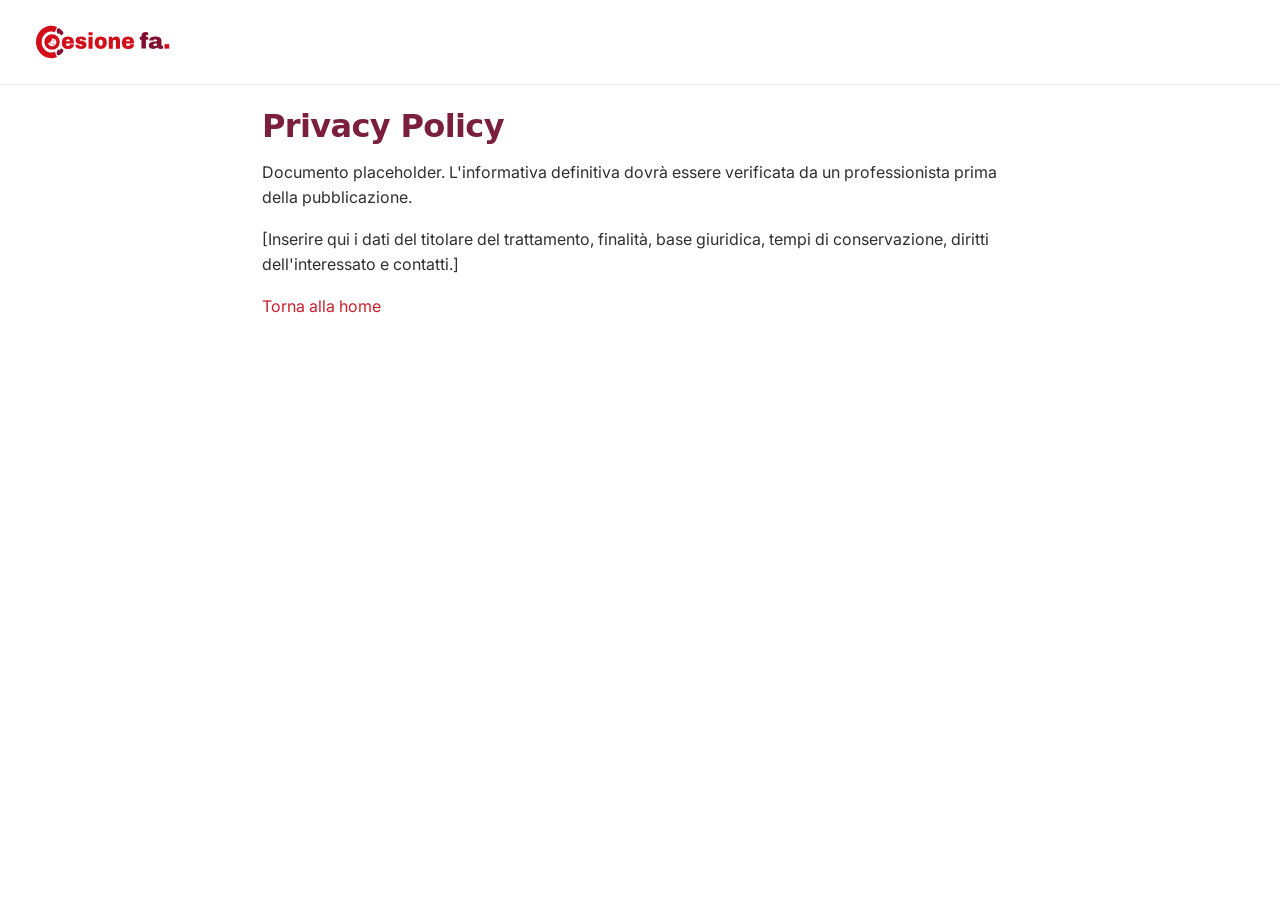
<file: privacy.html>
<!DOCTYPE html><html lang="it"><head><script type="text/javascript" src="https://embeds.iubenda.com/widgets/8da795fa-7bc5-4eb5-97ae-76051d46e544.js"></script><meta charset="UTF-8"><meta name="google-site-verification" content="YnvyXVCEwOD2JT8rrL9LHphv3-uRtKJrilBjdXpPSzk"><meta name="viewport" content="width=device-width,initial-scale=1.0"><title>Privacy Policy — Coesione fa.</title><link rel="icon" href="favicon.ico" sizes="any"><link rel="icon" type="image/png" sizes="32x32" href="favicon-32x32.png"><link rel="icon" type="image/png" sizes="16x16" href="favicon-16x16.png"><link rel="apple-touch-icon" sizes="180x180" href="apple-touch-icon.png"><link rel="manifest" href="site.webmanifest"><meta name="theme-color" content="#d20e1a"><link href="https://fonts.googleapis.com/css2?family=Inter:wght@400;500;600&family=Nunito:wght@600;700;800&display=swap" rel="stylesheet"><link rel="stylesheet" href="css/style.css"><script type="application/ld+json">
{
  "@context": "https://schema.org",
  "@graph": [
    {
      "@type": "Organization",
      "name": "Associazione Coesione Fa",
      "alternateName": "Coesione fa.",
      "url": "https://coesionefa.it/",
      "logo": "https://coesionefa.it/img/logo.svg",
      "email": "coesionefa@gmail.com",
      "address": {
        "@type": "PostalAddress",
        "streetAddress": "Via Frattina 128",
        "addressLocality": "Roma",
        "postalCode": "00187",
        "addressCountry": "IT"
      }
    },
    {
      "@type": "WebSite",
      "name": "Coesione fa.",
      "url": "https://coesionefa.it/",
      "inLanguage": "it"
    }
  ]
}
</script>
</head><body>
<header class="site-header"><div class="container nav"><a href="index.html?replay=1" class="logo"><img src="img/logo.svg" alt="Coesione fa."></a></div></header>
<main class="section"><div class="container" style="max-width:820px;"><h1>Privacy Policy</h1><p class="notice">Documento placeholder. L'informativa definitiva dovrà essere verificata da un professionista prima della pubblicazione.</p><p>[Inserire qui i dati del titolare del trattamento, finalità, base giuridica, tempi di conservazione, diritti dell'interessato e contatti.]</p><p><a href="/">Torna alla home</a></p></div></main>
</body></html>
</file>
<file: css/style.css>
/* Coesione fa. — final editorial system */
:root {
  --red: #C8202F;
  --bordeaux: #7A1F3D;
  --bordeaux-dark: #421B2B;
  --cream: #FBF8F5;
  --text: #303030;
  --gray-light: #F1F1F0;
  --white: #FFFFFF;
  --max: 1280px;
}
* { box-sizing: border-box; }
@view-transition { navigation: auto; }
.fade-in { opacity: 0; transform: translateY(12px); transition: opacity .6s ease, transform .6s ease; }
.fade-in.is-visible { opacity: 1; transform: none; }
body {
  margin: 0;
  font-family: 'Inter', system-ui, -apple-system, sans-serif;
  color: var(--text);
  background: var(--white);
  line-height: 1.6;
  -webkit-font-smoothing: antialiased;
  overflow-x: clip;
}
h1,h2,h3,h4 { font-family: 'Manrope', system-ui, sans-serif; color: var(--bordeaux); line-height: 1.05; margin: 0 0 .5em; letter-spacing: -.02em; font-weight: 700; }
a { color: var(--red); text-decoration: none; }
img { max-width: 100%; height: auto; display: block; }
.container { max-width: var(--max); margin: 0 auto; padding: 0 32px; }
.section { padding: 110px 0; position: relative; }
.eyebrow { font-size: .72rem; letter-spacing: .24em; text-transform: uppercase; color: var(--red); font-weight: 600; margin-bottom: 1.4rem; }
.display { font-size: clamp(2.6rem, 6vw, 4.8rem); font-weight: 800; line-height: .98; }
h2 { font-size: clamp(2rem, 4vw, 3.2rem); font-weight: 700; }
p { margin: 0 0 1rem; }
.lead { font-size: 1.1rem; color: #555; max-width: 58ch; }
.btn {
  display: inline-flex; align-items: center; justify-content: center; gap: 10px;
  padding: 15px 30px; border-radius: 12px; font-weight: 600; font-size: .95rem;
  border: 2px solid transparent; cursor: pointer; transition: all .3s ease;
  text-decoration: none;
}
.btn-primary { background: var(--red); color: #fff; }
.btn-primary:hover { background: var(--bordeaux); transform: translateY(-2px); text-decoration: none; }
.btn-ghost { background: transparent; color: var(--bordeaux); border-color: rgba(122,31,61,.3); }
.btn-ghost:hover { background: var(--bordeaux); color: #fff; border-color: var(--bordeaux); text-decoration: none; }
.btn-light { background: #fff; color: var(--bordeaux-dark); }
.btn-light:hover { background: var(--cream); text-decoration: none; }
.btn:focus-visible { outline: 3px solid var(--red); outline-offset: 3px; }

/* Header */
.site-header { position: fixed; top: 0; left: 0; right: 0; z-index: 100; background: #fff; border-bottom: 1px solid rgba(0,0,0,.06); }
.nav { display: flex; align-items: center; justify-content: space-between; height: 84px; max-width: var(--max); margin: 0 auto; padding: 0 32px; }
.logo img { height: 40px; width: auto; }
.nav-links { display: flex; gap: 32px; align-items: center; list-style: none; margin:0; padding:0; }
.nav-links a { color: var(--text); font-weight: 500; font-size: .95rem; position: relative; }
.nav-links a:not(.btn)::after { content:''; position:absolute; left:0; bottom:-4px; width:0; height:1.5px; background:var(--red); transition: width .3s; }
.nav-links a:not(.btn):hover::after { width:100%; }
.nav-links a:not(.btn):hover { color: var(--red); }
.nav-links .btn-primary { color: #fff; }
.nav-toggle { display: none; background: none; border: none; cursor: pointer; padding: 8px; position: relative; z-index: 60; }
.nav-toggle span { display: block; width: 24px; height: 2px; background: var(--bordeaux); margin: 5px 0; transition: all .3s ease; }
.nav-toggle.open span:nth-child(1) { transform: translateY(7px) rotate(45deg); }
.nav-toggle.open span:nth-child(2) { opacity: 0; }
.nav-toggle.open span:nth-child(3) { transform: translateY(-7px) rotate(-45deg); }
@media (max-width: 768px) {
  .nav-toggle { display: block; }
  .nav-links { position: fixed; top: 0; right: 0; bottom: 0; left: 0; flex-direction: column; background: var(--white); padding: 100px 32px 32px; transform: translateY(-100%); transition: transform .4s ease; gap: 24px; display: flex; z-index: 40; }
  .nav-links.open { transform: translateY(0); }
  .nav-links a { font-size: 1.4rem; font-weight: 600; }
  .nav-links .btn { width: 100%; text-align: center; justify-content: center; color: #fff; }
}

/* Photo slot */
.photo-slot { background: var(--gray-light) center/cover no-repeat; }

/* Hero surface */
.hero-new { padding: 100px 0 40px; background: var(--white); }
.hero-surface {
  background: var(--cream);
  border-radius: 24px;
  padding: 56px 56px 36px;
  position: relative;
  overflow: hidden;
  display: grid;
  grid-template-columns: 0.9fr 1.1fr;
  gap: 40px;
  align-items: center;
}
.hero-top .eyebrow { color: var(--red); }
.hero-top h1 { font-size: clamp(2.2rem, 4.5vw, 3.8rem); color: var(--bordeaux); max-width: 15ch; line-height: 1.05; }
.hero-top h1 .accent { color: var(--bordeaux); font-weight: 800; }
.hero-intro { font-size: 1.05rem; color: #555; max-width: 44ch; margin-top: 20px; line-height: 1.7; }
.hero-cta { display: flex; align-items: center; gap: 24px; flex-wrap: wrap; margin-top: 28px; }
.hero-cta .link-cta { color: var(--bordeaux); font-weight: 600; display: inline-flex; align-items: center; gap: 8px; }
.hero-cta .link-cta::after { content: '→'; transition: transform .2s; }
.hero-cta .link-cta:hover::after { transform: translateX(4px); }
.hero-photo-new {
  min-height: 400px;
  border-radius: 16px;
  background: var(--gray-light) center/cover no-repeat;
  background-image: url('img/hero.webp');
}
.hero-side-note {
  position: absolute;
  top: 56px;
  right: 56px;
  font-size: .7rem;
  letter-spacing: .18em;
  text-transform: uppercase;
  color: var(--bordeaux);
  opacity: .5;
  writing-mode: vertical-rl;
  transform: rotate(180deg);
}
@media (max-width: 900px) {
  .hero-surface { grid-template-columns: 1fr; padding: 36px 24px 24px; border-radius: 20px; }
  .hero-photo-new { min-height: 260px; order: -1; }
  .hero-side-note { display: none; }
}

/* Accoglienza */
.acc-section { padding: 80px 0; }
.acc-grid { display: grid; grid-template-columns: 1fr 1fr; gap: 64px; align-items: center; }
.acc-grid .visual { min-height: 380px; border-radius: 20px; background: var(--gray-light) center/cover no-repeat; background-image: url('img/accoglienza.webp'); }
@media (max-width: 900px) { .acc-grid { grid-template-columns: 1fr; gap: 40px; } .acc-grid .visual { min-height: 260px; } }

/* Percorsi bento */
.percorsi-section { padding: 100px 0; background: var(--gray-light); }
.percorsi-grid { display: grid; grid-template-columns: 2fr 1fr 1fr; grid-auto-rows: 260px; gap: 20px; margin-top: 48px; }
.percorso-card { background: #fff; border-radius: 18px; padding: 32px; display: flex; flex-direction: column; justify-content: space-between; border: 1px solid rgba(0,0,0,.05); transition: transform .3s, box-shadow .3s; }
.percorso-card:hover { transform: translateY(-4px); box-shadow: 0 16px 40px rgba(122,31,61,.08); }
.percorso-card .num { font-family: 'Manrope'; font-size: 2.6rem; font-weight: 800; color: var(--red); line-height: 1; }
.percorso-card h3 { font-size: 1.35rem; margin: 12px 0 8px; }
.percorso-card .tag { font-size: .72rem; letter-spacing: .16em; text-transform: uppercase; color: #777; margin-bottom: 8px; }
.percorso-card p { color: #555; font-size: .9rem; }
.percorso-card.large { grid-row: span 2; background: linear-gradient(160deg, var(--bordeaux), var(--bordeaux-dark)); color: #fff; }
.percorso-card.large h3, .percorso-card.large p, .percorso-card.large .tag { color: #fff; }
.percorso-card.large .num { color: rgba(255,255,255,.35); }
.percorso-card.large .tag { color: rgba(255,255,255,.6); }
@media (max-width: 900px) {
  .percorsi-grid { grid-template-columns: 1fr; grid-auto-rows: auto; }
  .percorso-card.large { grid-row: span 1; }
}

/* Metodo */
.method-section { padding: 100px 0; background: var(--white); }
.method-grid { display: grid; grid-template-columns: repeat(3, 1fr); gap: 20px; margin-top: 48px; }
.method-card { background: var(--cream); border-radius: 18px; padding: 36px 28px; }
.method-card h3 { font-size: 1.8rem; color: var(--bordeaux); margin-bottom: 12px; }
.method-card p { color: #555; font-size: .95rem; }
.method-card .ghost { font-family: 'Manrope'; font-size: 4rem; font-weight: 800; color: rgba(122,31,61,.08); line-height: 1; margin-bottom: 8px; }
@media (max-width: 900px) { .method-grid { grid-template-columns: 1fr; } }

/* Transition */
.transition { padding: 80px 0; background: var(--gray-light); text-align: center; }
.transition h2 { max-width: 24ch; margin: 0 auto; font-size: clamp(1.8rem, 3.5vw, 2.8rem); }

/* Dark section */
.dark-section { background: var(--bordeaux-dark); color: #fff; padding: 110px 0; }
.dark-section .eyebrow { color: rgba(255,255,255,.6); }
.dark-section h2 { color: #fff; font-size: clamp(2.4rem, 5vw, 4rem); }
.dark-section p { color: rgba(255,255,255,.75); }
.dark-areas { display: grid; grid-template-columns: 1fr 1fr; gap: 0; margin-top: 64px; border-top: 1px solid rgba(255,255,255,.15); }
.dark-area { padding: 40px 32px 40px 0; border-right: 1px solid rgba(255,255,255,.15); }
.dark-area:last-child { border-right: none; padding-left: 32px; padding-right: 0; }
.dark-area .num { font-family: 'Manrope'; font-size: 3.5rem; font-weight: 800; color: rgba(255,255,255,.2); line-height: 1; margin-bottom: 16px; }
.dark-area h3 { font-size: 1.5rem; color: #fff; margin-bottom: 12px; }
.dark-area p { color: rgba(255,255,255,.7); font-size: .95rem; }
.dark-area .tag { font-size: .72rem; letter-spacing: .18em; text-transform: uppercase; color: rgba(255,255,255,.5); margin-top: 12px; }
.dark-contrib { margin-top: 64px; display: grid; grid-template-columns: 1fr 1fr; gap: 48px; align-items: start; padding-top: 48px; border-top: 1px solid rgba(255,255,255,.15); }
.dark-contrib h3 { font-size: 1.6rem; color: #fff; margin-bottom: 16px; }
.dark-contrib ul { list-style: none; padding: 0; margin: 16px 0; }
.dark-contrib ul li { color: rgba(255,255,255,.8); padding: 6px 0; border-bottom: 1px solid rgba(255,255,255,.1); font-size: .95rem; }
.dark-contrib ul li::before { content: '—'; color: var(--red); margin-right: 12px; }
.dark-invite { margin-top: 64px; padding-top: 48px; border-top: 1px solid rgba(255,255,255,.15); display: grid; grid-template-columns: 1fr 1fr; gap: 48px; align-items: end; }
.dark-invite h3 { font-size: 1.8rem; color: #fff; margin-bottom: 12px; }
.dark-invite p { color: rgba(255,255,255,.75); }
@media (max-width: 900px) {
  .dark-areas, .dark-contrib, .dark-invite { grid-template-columns: 1fr; }
  .dark-area { border-right: none; border-bottom: 1px solid rgba(255,255,255,.15); padding: 32px 0; }
  .dark-area:last-child { padding-left: 0; }
}

/* Centro studi */
.cs-section { padding: 110px 0; background: var(--white); }
.cs-grid { display: grid; grid-template-columns: 1fr 1.3fr; gap: 80px; align-items: start; }
.cs-grid h2 { font-size: clamp(2.2rem, 4vw, 3.4rem); }
@media (max-width: 900px) { .cs-grid { grid-template-columns: 1fr; gap: 40px; } }

/* Collaborazioni final */
.final-cta { padding: 110px 0; background: var(--cream); border-radius: 24px 24px 0 0; }
.final-cta h2 { font-size: clamp(2.2rem, 5vw, 4rem); max-width: 20ch; }
.final-cta .cta-row { margin-top: 32px; }

/* About hero */
.about-hero { padding: 100px 0 0; background: var(--cream); }
.ca-hero-photo-caption {
  position: absolute;
  right: .6rem;
  bottom: .4rem;
  font-size: .72rem;
  color: #fff;
  font-style: italic;
  z-index: 2;
}
.about-hero-text { max-width: 760px; padding: 0 32px; }
.about-hero h1 { font-size: clamp(2rem, 4vw, 3rem); color: var(--bordeaux); font-weight: 600; line-height: 1.15; }
.about-hero .accent { color: var(--red); font-weight: 700; }
.about-hero .lead { margin-top: 18px; max-width: 52ch; color: #555; }
.about-hero-photo { min-height: 52vh; background: var(--gray-light) center/cover no-repeat; background-image: url('img/accoglienza.webp'); margin-top: 40px; }
.about-story-grid { display: grid; grid-template-columns: 0.9fr 1.1fr; gap: 64px; align-items: start; }
.about-story-grid .photo-slot { min-height: 460px; border-radius: 12px; }
.vm-row { display: flex; gap: 32px; padding: 18px 0; border-bottom: 1px solid rgba(0,0,0,.1); }
.vm-row span { font-family: 'Manrope'; font-size: 1.4rem; font-weight: 600; color: var(--bordeaux); }
.vm-row span:first-child { min-width: 220px; }
.relations-grid { display: grid; grid-template-columns: 1fr 1fr; gap: 32px; margin-top: 32px; }
.relations-grid p { color: #555; font-size: .95rem; }
.about-contact-grid { display: grid; grid-template-columns: 1fr 1.2fr; gap: 64px; align-items: start; }
@media (max-width: 900px) {
  .about-story-grid { grid-template-columns: minmax(0, 1fr); gap: 24px; }
  .about-story-grid .photo-slot { min-height: 280px; }
  .relations-grid { grid-template-columns: 1fr; }
  .vm-row { flex-direction: column; gap: 4px; }
  .vm-row span:first-child { min-width: auto; }
  .about-contact-grid { grid-template-columns: 1fr; }
}

/* Values */
.values { display: flex; flex-wrap: wrap; gap: 10px; margin-top: 32px; }
.value-chip { padding: 10px 18px; border-radius: 8px; background: var(--gray-light); color: var(--bordeaux); font-weight: 600; font-size: .85rem; }

/* Form */
.form-wrap { max-width: 680px; margin: 0 auto; background: var(--white); padding: 48px; border-radius: 16px; border: 1px solid rgba(0,0,0,.06); }
.form-group { margin-bottom: 22px; }
.form-group label { display: block; font-weight: 600; margin-bottom: 8px; font-size: .85rem; color: var(--bordeaux); }
.form-group input, .form-group textarea, .form-group select {
  width: 100%; padding: 16px 18px; border: 1.5px solid rgba(0,0,0,.08);
  border-radius: 12px; font-family: inherit; font-size: 1rem; background: var(--gray-light);
  transition: all .2s;
}
.form-group input:focus, .form-group textarea:focus, .form-group select:focus {
  outline: none; border-color: var(--red); background: #fff; box-shadow: 0 0 0 4px rgba(200,32,47,.08);
}
.form-group textarea { min-height: 150px; resize: vertical; }
.checkbox-group { display: flex; gap: 12px; align-items: flex-start; }
.checkbox-group input { width: auto; margin-top: 4px; accent-color: var(--red); }
.error { color: var(--red); font-size: .85rem; margin-top: 4px; display: none; }
.error.show { display: block; }
.form-status { margin-top: 16px; padding: 14px 18px; border-radius: 12px; display: none; font-size: .9rem; }
.form-status.success { display: block; background: #e8f5e9; color: #2e7d32; }
.form-status.error { display: block; background: #fdecea; color: var(--red); }
.spinner { display: inline-block; width: 16px; height: 16px; border: 2px solid #fff; border-top-color: transparent; border-radius: 50%; animation: spin .6s linear infinite; margin-right: 8px; vertical-align: middle; }
@keyframes spin { to { transform: rotate(360deg); } }
.btn:disabled { opacity: .6; cursor: not-allowed; }

/* Footer */
.site-footer { background: var(--bordeaux-dark); color: #fff; padding: 80px 0 32px; }
.site-footer h4 { color: #fff; font-size: .8rem; letter-spacing: .12em; text-transform: uppercase; }
.site-footer a { color: rgba(255,255,255,.75); transition: color .2s ease; }
.cf-home .site-footer a { color: rgba(255,255,255,.75); }
.site-footer a:hover,
.cf-home .site-footer a:hover { color: #fff; }
.footer-grid { display: grid; grid-template-columns: 2fr 1fr 1fr 1fr; gap: 48px; }
.footer-bottom { margin-top: 56px; padding-top: 24px; font-size: .85rem; opacity: .6; display: flex; justify-content: flex-end; flex-wrap: wrap; gap: 8px; }
@media (max-width: 600px) { .footer-grid { grid-template-columns: 1fr; } }

/* Intro loader */
.intro-loader {
  position: fixed; inset: 0; z-index: 9999;
  background: #FFFFFF;
  display: flex; align-items: center; justify-content: center;
  transition: opacity .6s ease;
}
.intro-loader .mask { overflow: hidden; display: inline-block; }
.intro-loader img { max-width: 220px; width: 40vw; transform: translateY(120%); animation: introSlide 1.1s cubic-bezier(.2,.8,.2,1) .3s forwards, introFade .5s ease 1.7s forwards; }
@media (min-width: 769px) {
  .intro-loader img { max-width: 308px; width: 56vw; }
}
@keyframes introSlide { to { transform: translateY(0); } }
@keyframes introFade { to { opacity: 0; } }
.intro-loader.hide { opacity: 0; pointer-events: none; }
body.intro-lock { overflow: hidden; }

/* Reveal */
.reveal { opacity: 0; transform: translateY(24px); transition: opacity .7s ease, transform .7s ease; }
.reveal.in { opacity: 1; transform: translateY(0); }
html { scroll-behavior: smooth; }
@media (prefers-reduced-motion: reduce) {
  * { animation: none !important; transition: none !important; scroll-behavior: auto; }
  html { scroll-behavior: auto; }
  .reveal { opacity: 1; transform: none; }
}

/* Responsive */
@media (max-width: 900px) {
  .container { padding: 0 20px; }
  .form-wrap { padding: 28px; }
}/* Shared header behavior */
.site-header, .cf-header { transition: transform .4s ease, opacity .4s ease; position: fixed; top: 0; left: 0; right: 0; z-index: 210; background: #fff; border-bottom: 1px solid rgba(0,0,0,.06); }
.site-header.header-in, .cf-header.header-in { opacity: 1; transform: translateY(0); }
.cf-home main, .cf-about main { padding-top: 84px; }
.mobile-menu-panel { z-index: 200; }
.cf-header { display: flex !important; align-items: center !important; justify-content: space-between !important; padding-block: 1.1rem !important; padding-inline: clamp(1rem, 4vw, 3.5rem) !important; width: 100% !important; overflow: hidden; background: #fff !important; border-bottom: 1px solid rgba(0,0,0,.06) !important; }
.cf-header .cf-brand { color: #7A1F3D; font: bold 1.65rem/1 'Manrope', Georgia, serif; text-decoration: none; letter-spacing: -.06em; display: inline-flex; align-items: center; }
.cf-header .cf-brand em { color: #C8202F; }
.cf-header nav { display: flex !important; align-items: center !important; gap: .7rem clamp(.8rem, 2vw, 1.75rem) !important; flex-wrap: wrap !important; }
.cf-header nav a { font-size: .9rem; color: inherit; text-decoration: none; }
.cf-header nav a[aria-current="page"] { font-weight: 700 !important; }
.cf-header nav a[aria-current] { font-weight: 700; }
.cf-header .cf-button { display: inline-flex; align-items: center; gap: .6rem; min-height: 2.85rem; padding: .63rem 1.2rem; border-radius: 99rem; background: #C8202F; color: white; font-size: .9rem; font-weight: 700; text-decoration: none; }
.cf-header .cf-button:hover { background: #7A1F3D; }
.header-hidden { transform: translateY(-100%); }

/* Desktop nav toggle hidden */
.nav-toggle { display: none; }
@media (max-width: 768px) {
  .nav-toggle { display: block !important; }
  /* hide horizontal nav on mobile */
  .site-header .nav-links { display: none !important; }
  .cf-header nav { display: none !important; }
}

/* Mobile full-screen menu panel */
.mobile-menu-panel {
  position: fixed;
  inset: 0;
  background: #FBF8F5;
  z-index: 200;
  display: flex;
  align-items: center;
  justify-content: center;
  opacity: 0;
  pointer-events: none;
  transition: opacity .3s ease;
}
.mobile-menu-panel.open {
  opacity: 1;
  pointer-events: auto;
}
.mobile-menu-panel ul {
  list-style: none;
  margin: 0;
  padding: 0;
  text-align: center;
  display: flex;
  flex-direction: column;
  gap: 1.5rem;
}
.mobile-menu-panel a {
  color: #7A1F3D;
  font-family: 'Manrope', Georgia, serif;
  font-size: 1.6rem;
  font-weight: 600;
  text-decoration: none;
}
.mobile-menu-panel .cf-button, .mobile-menu-panel .btn-primary {
  background: #C8202F;
  color: #fff;
  padding: .7rem 1.6rem;
  border-radius: 99rem;
  display: inline-block;
}

/* nav-toggle bar -> X */
.nav-toggle { background: none; border: none; cursor: pointer; padding: 8px; position: relative; z-index: 210; }
.nav-toggle span { display: block; width: 24px; height: 2px; background: #7A1F3D; margin: 5px 0; transition: all .3s ease; }
.nav-toggle.open span:nth-child(1) { transform: translateY(7px) rotate(45deg); }
.nav-toggle.open span:nth-child(2) { opacity: 0; }
.nav-toggle.open span:nth-child(3) { transform: translateY(-7px) rotate(-45deg); }

@media (prefers-reduced-motion: reduce) {
  .site-header, .cf-header, .mobile-menu-panel { transition: none; }
  .cf-home .cf-level-card, .cf-home .cf-level-detail, .cf-home .cf-level-toggle { transition: none; }
}/* Tutte le regole si applicano soltanto a body.cf-home e ai suoi discendenti. */
.cf-home {
  --ink: #303030;
  --wine: #7A1F3D;
  --deep: #421B2B;
  --red: #C8202F;
  --paper: #FBF8F5;
  --cream: #F1F1F0;
  --rose: #F6ECEA;
  --muted: #555555;
  --radius: clamp(1.35rem, 3vw, 2.5rem);
  --pad: clamp(1.35rem, 5vw, 4.5rem);
  margin: 0;
  background: var(--paper);
  color: var(--ink);
  font: 1rem/1.65 'Inter', system-ui, sans-serif;
}
.cf-home *, .cf-home *::before, .cf-home *::after { box-sizing: border-box; }
.cf-home .cf-wrap { width: min(76rem, calc(100% - 2 * clamp(1rem, 4vw, 3.5rem))); margin-inline: auto; }
.cf-home a { color: inherit; text-underline-offset: .22em; }
.cf-home a:focus-visible { outline: 3px solid currentColor; outline-offset: 4px; }
.cf-home p { margin: 0 0 1em; max-width: 60ch; }
.cf-home h1, .cf-home h2, .cf-home h3 { margin: 0 0 .4em; line-height: 1.03; text-wrap: balance; }
.cf-home h1, .cf-home h2 { color: var(--wine); font-family: 'Manrope', Georgia, serif; font-weight: 700; letter-spacing: -.04em; }
.cf-home h1 { font-size: clamp(2.8rem, 6.25vw, 6rem); }
.cf-home h2 { font-size: clamp(2.35rem, 4.8vw, 4.4rem); }
.cf-home h3 { font-size: clamp(1.25rem, 2vw, 1.65rem); letter-spacing: -.035em; }
.cf-home .cf-label { color: var(--red); font-weight: 700; font-size: .72rem; letter-spacing: .13em; text-transform: uppercase; }
.cf-home .cf-header, .cf-home .cf-footer-inner, .cf-home nav { display: flex; align-items: center; gap: .7rem clamp(.8rem, 2vw, 1.75rem); flex-wrap: wrap; }
.cf-home .cf-header, .cf-home .cf-footer-inner { justify-content: space-between; padding-block: 1.1rem; }
.cf-home .cf-brand { color: var(--wine); font: bold 1.65rem/1 'Manrope', Georgia, serif; text-decoration: none; letter-spacing: -.06em; }
.cf-home .cf-brand em { color: var(--red); }
.cf-home nav a { font-size: .9rem; }
.cf-home nav a[aria-current] { font-weight: 700 !important; }
.cf-home .cf-button { display: inline-flex; align-items: center; gap: .6rem; min-height: 2.85rem; padding: .63rem 1.2rem; border-radius: 99rem; background: var(--red); color: white; font-size: .9rem; font-weight: 700; text-decoration: none; }
.cf-home .cf-button:hover { background: var(--wine); }
.cf-home .cf-button:focus-visible { outline-color: var(--wine); }
.cf-home .cf-link { color: var(--wine); font-weight: 700; }
.cf-home .cf-skip { position: absolute; z-index: 2; left: 1rem; top: 1rem; padding: .5rem 1rem; background: var(--paper); transform: translateY(-180%); }
.cf-home .cf-skip:focus { transform: none; }

/* Hero */
.cf-home .cf-hero {
  position: relative;
  isolation: isolate;
  overflow: clip;
  display: grid;
  grid-template-columns: minmax(0, 47fr) minmax(0, 53fr);
  align-items: stretch;
  width: 100vw;
  margin-top: 0;
  margin-left: calc(50% - 50vw);
  margin-right: calc(50% - 50vw);
  padding: 0;
  border-radius: 0;
  background: var(--paper);
  min-height: max(42rem, calc(100vh - 82px));
  min-height: max(42rem, calc(100svh - 82px));
}
.cf-home .cf-hero-copy {
  position: relative;
  z-index: 2;
  align-self: center;
  min-width: 0;
  padding: clamp(2.5rem, 6vh, 5rem) clamp(1.75rem, 4vw, 4rem) clamp(2.5rem, 6vh, 5rem) clamp(2rem, 6vw, 7rem);
  padding-left: max(clamp(2rem, 6vw, 7rem), calc((100vw - 80rem) / 2));
}
.cf-home .cf-hero-eyebrow { margin: 0 0 clamp(1rem, 2vw, 1.5rem); }
.cf-home .cf-hero h1 {
  max-width: 12.5ch;
  margin: 0 0 clamp(1.1rem, 2vw, 1.55rem);
  font-size: clamp(3rem, 5.35vw, 5.5rem);
  line-height: 1.02;
  letter-spacing: -.04em;
  text-wrap: balance;
}
.cf-home .cf-hero-lead {
  margin: 0 0 clamp(1.5rem, 2.5vw, 2rem);
  max-width: 46ch;
  color: #4A4A4A;
  font-size: clamp(1rem, 1.15vw, 1.12rem);
  line-height: 1.55;
}
.cf-home .cf-hero-actions {
  display: flex;
  align-items: center;
  flex-wrap: wrap;
  gap: .5rem clamp(.5rem, 1.2vw, 1.2rem);
}
.cf-home .cf-hero-cta {
  display: inline-flex;
  align-items: center;
  justify-content: center;
  gap: .65rem;
  min-height: 3.4rem;
  padding: .9rem 1.9rem;
  border-radius: 99rem;
  background: var(--red);
  color: #fff;
  font-size: 1rem;
  font-weight: 700;
  text-decoration: none;
  transition: background .25s ease, box-shadow .25s ease;
}
.cf-home .cf-hero-cta:hover {
  background: var(--wine);
  color: #fff;
  box-shadow: 0 10px 24px rgba(122, 31, 61, .14);
}
.cf-home .cf-hero-cta-arrow { display: inline-block; transition: transform .25s ease; }
.cf-home .cf-hero-cta:hover .cf-hero-cta-arrow { transform: translateX(4px); }
.cf-home .cf-hero-secondary {
  display: inline-flex;
  align-items: center;
  gap: .4rem;
  min-height: 2.75rem;
  padding: .4rem 0;
  color: var(--wine);
  font-size: 1rem;
  font-weight: 600;
  text-decoration: none;
  transition: color .2s ease;
}
.cf-home .cf-hero-secondary:hover { color: var(--red); }
.cf-home .cf-hero-photo-wrap {
  position: relative;
  z-index: 0;
  align-self: stretch;
  min-width: 0;
  min-height: 0;
}
.cf-home .cf-hero-photo-caption {
  position: absolute;
  right: .6rem;
  bottom: .4rem;
  font-size: .72rem;
  color: #8a8a8a;
  font-style: italic;
  z-index: 2;
}
@media (min-width: 900px) {
  .cf-home .cf-hero-photo-caption { bottom: 1.26rem; }
}
@media (max-width: 768px) {
  .cf-home .cf-hero { padding-bottom: 3.36rem; }
  .cf-home .cf-hero-photo-caption { position: absolute; bottom: -2.18rem; right: .6rem; }
  .cf-home .cf-hero-photo-caption br { display: none; }
}
.cf-home .cf-hero-masks {
  position: absolute;
  width: 0;
  height: 0;
  overflow: hidden;
  pointer-events: none;
}
.cf-home .cf-hero-photo-wrap::before {
  content: "";
  position: absolute;
  z-index: 0;
  inset: 0;
  width: 100%;
  background: #F7E5E0;
  clip-path: url(#heroRoseClipDesktop);
  pointer-events: none;
}
.cf-home .cf-hero-photo {
  position: absolute;
  inset: 0;
  z-index: 1;
  width: 100%;
  height: 100%;
  min-height: 0;
  border-radius: 0;
  object-fit: cover;
  object-position: 34% 20%;
  clip-path: url(#heroPhotoClipDesktop);
}
.cf-home .cf-section { margin-top: clamp(3rem, 8vw, 7rem); }
.cf-home .cf-split { display: grid; grid-template-columns: .9fr 1fr; align-items: center; gap: clamp(1.5rem, 7vw, 6rem); }
.cf-home .cf-photo { display: block; width: 100%; height: 100%; min-height: 16rem; object-fit: cover; border-radius: var(--radius); }

/* Sezione "Un luogo per le relazioni" */
.cf-home .cf-famiglie {
  display: grid;
  grid-template-columns: minmax(0, .42fr) minmax(0, .58fr);
  grid-template-areas:
    "media head"
    "media body";
  align-items: start;
  align-content: start;
  column-gap: clamp(3.125rem, 4vw, 4.0625rem);
  row-gap: 0;
}
/* Sezione speculare (immagine a destra) */
.cf-home .cf-famiglie--reverse {
  grid-template-columns: minmax(0, .58fr) minmax(0, .42fr);
  grid-template-areas:
    "head media"
    "body media";
}
.cf-home .cf-famiglie--reverse .cf-famiglie-media::before {
  inset: -2% -4% -2% -2%;
  transform: rotate(2deg);
}
.cf-home .cf-famiglie-head { grid-area: head; align-self: start; min-width: 0; }
.cf-home .cf-famiglie-body { grid-area: body; align-self: start; min-width: 0; }
.cf-home .cf-famiglie-head,
.cf-home .cf-famiglie-body { position: relative; z-index: 1; }
.cf-home .cf-famiglie-head .cf-label { margin: 0 0 clamp(1rem, 1.8vw, 1.4rem); }
.cf-home .cf-famiglie-head h2 {
  margin: 0 0 clamp(1.35rem, 2.2vw, 1.8rem);
  font-size: clamp(2.1rem, 3.3vw, 3rem);
  line-height: 1.08;
  letter-spacing: -.045em;
}
.cf-home .cf-famiglie-media {
  grid-area: media;
  position: relative;
  isolation: isolate;
  align-self: start;
  width: 100%;
  aspect-ratio: 3 / 4;
  margin: 0;
  border-radius: 1.15rem;
}
.cf-home .cf-famiglie-media-caption {
  position: absolute;
  right: .6rem;
  bottom: .4rem;
  font-size: .72rem;
  color: #fff;
  font-style: italic;
  z-index: 2;
}
.cf-home .cf-famiglie-media::before {
  content: "";
  position: absolute;
  z-index: 0;
  pointer-events: none;
  inset: -2% -2% -2% -4%;
  background: #F8E6E2;
  border-radius: 54% 46% 51% 49% / 44% 54% 46% 56%;
  transform: rotate(-2deg);
}
.cf-home .cf-famiglie-media .cf-photo {
  position: absolute;
  inset: 0;
  z-index: 1;
  width: 100%;
  height: 100%;
  min-height: 0;
  border-radius: inherit;
  object-position: center 45%;
}
.cf-home .cf-famiglie-principles {
  display: flex;
  align-items: center;
  gap: clamp(.7rem, 1.7vw, 1.4rem);
  margin: 0 0 clamp(1.4rem, 2.4vw, 1.8rem);
  padding: 0;
  list-style: none;
}
.cf-home .cf-famiglie-principles li {
  display: flex;
  align-items: center;
  gap: clamp(.55rem, .9vw, .8rem);
  min-width: 0;
}
.cf-home .cf-famiglie-principles li + li {
  border-left: 1px solid #EFD9D5;
  padding-left: clamp(.7rem, 1.7vw, 1.4rem);
}
.cf-home .cf-famiglie-icon {
  display: grid;
  place-items: center;
  flex: 0 0 auto;
  width: clamp(2.65rem, 3.7vw, 3.5rem);
  aspect-ratio: 1;
  border-radius: 50%;
  background: #F8E7E4;
  color: var(--wine);
}
.cf-home .cf-famiglie-icon svg { width: 49%; height: 49%; }
.cf-home .cf-famiglie-principle {
  color: var(--wine);
  font-weight: 700;
  font-size: clamp(.9rem, 1.1vw, 1.05rem);
  line-height: 1.25;
  letter-spacing: -.01em;
}
.cf-home .cf-famiglie-intro {
  max-width: 58ch;
  color: #4C4C4C;
  font-size: clamp(1.08rem, 1.25vw, 1.18rem);
  line-height: 1.7;
  margin: 0 0 1.1rem;
  padding-left: 1rem;
  border-left: 1px solid var(--bordeaux);
}
.cf-home .cf-famiglie-body p {
  max-width: 100%;
  color: #4C4C4C;
  font-size: clamp(1rem, 1.08vw, 1.08rem);
  line-height: 1.72;
  text-align: justify;
  margin: 0 0 1.1rem;
}
.cf-home .cf-famiglie-body p:last-of-type { margin-bottom: clamp(1.2rem, 2vw, 1.7rem); }
.cf-home .cf-famiglie-link {
  display: inline-flex;
  align-items: center;
  gap: .45rem;
  font-weight: 700;
  transition: color .2s ease;
}
.cf-home .cf-famiglie-arrow {
  display: inline-block;
  transition: transform .2s ease;
}
.cf-home .cf-famiglie-link:hover { color: var(--red); }
.cf-home .cf-famiglie-link:hover .cf-famiglie-arrow { transform: translateX(3px); }

@media (max-width: 64rem) {
  .cf-home .cf-famiglie-media::before { left: -3%; }
}
@media (max-width: 56rem) {
  .cf-home .cf-famiglie {
    grid-template-columns: minmax(0, 1fr);
    grid-template-areas:
      "head"
      "media"
      "body";
    row-gap: clamp(1.4rem, 4vw, 2rem);
  }
  .cf-home .cf-famiglie-head,
  .cf-home .cf-famiglie-body { align-self: start; }
  .cf-home .cf-famiglie-link { padding-top: 16px; padding-left: 16px; text-decoration: underline; }
  .cf-home .cf-famiglie-head h2 {
    font-size: clamp(2.2rem, 6vw, 3.3rem);
    margin-bottom: clamp(1.2rem, 3vw, 1.6rem);
  }
  .cf-home .cf-famiglie-media {
    width: min(100%, 36rem);
    aspect-ratio: 4 / 3;
    justify-self: center;
    overflow: hidden;
  }
  .cf-home .cf-famiglie-media::before { top: -2%; left: -2%; }
}
@media (max-width: 34rem) {
  .cf-home .cf-famiglie { row-gap: 1.4rem; }
  .cf-home .cf-famiglie-media { border-radius: 1rem; }
  .cf-home .cf-famiglie-principles { gap: .55rem; }
  .cf-home .cf-famiglie-principles li { gap: .45rem; }
  .cf-home .cf-famiglie-principles li + li { padding-left: .55rem; }
  .cf-home .cf-famiglie-icon { width: 2.4rem; }
  .cf-home .cf-famiglie-principle { font-size: .82rem; }
}

@media (max-width: 68rem) {
  .cf-home .cf-hero {
    width: 100%;
    margin-left: 0;
    margin-right: 0;
    grid-template-columns: minmax(0, 1fr);
    min-height: 0;
  }
  .cf-home .cf-hero-copy {
    padding: clamp(2.25rem, 6vw, 4rem) clamp(1.5rem, 6vw, 4rem) 0;
  }
  .cf-home .cf-hero h1 {
    max-width: 16ch;
    font-size: clamp(2.7rem, 7.5vw, 4.1rem);
  }
  .cf-home .cf-hero-photo-wrap {
    margin-top: clamp(1.75rem, 4.5vw, 2.75rem);
    width: 100%;
    aspect-ratio: 16 / 9;
    min-height: 0;
  }
  .cf-home .cf-hero-photo {
    clip-path: url(#heroPhotoClipMobile);
    object-position: 54% 0%;
  }
  .cf-home .cf-hero-photo-wrap::before {
    inset: 0 auto 0 -4%;
    width: 104%;
    clip-path: url(#heroPhotoClipMobile);
  }
}
@media (min-width: 68.01rem) {
  .cf-home .cf-hero-copy {
    padding-bottom: calc(clamp(2.5rem, 6vh, 5rem) + 3.75rem);
  }
}
@supports not (clip-path: url(#heroPhotoClipDesktop)) {
  .cf-home .cf-hero-photo { clip-path: none; }
  @media (max-width: 68rem) {
    .cf-home .cf-hero-photo { border-radius: 1.5rem; }
  }
}
@media (max-width: 767px) {
  .cf-home .cf-hero {
    min-height: 0;
    align-content: start;
  }
  .cf-home .cf-hero-copy {
    padding: 24px clamp(20px, 6.15vw, 24px) 0;
  }
  .cf-home .cf-hero-eyebrow { margin-bottom: 22px; }
  .cf-home .cf-hero h1 {
    max-width: 100%;
    margin-bottom: 24px;
    font-size: clamp(36px, 9vw, 46px);
    font-weight: 700;
    line-height: 1.08;
    letter-spacing: -.035em;
    text-align: left;
  }
  .cf-home .cf-hero-lead {
    margin-bottom: 30px;
    font-size: 1rem;
  }
  .cf-home .cf-hero-actions {
    flex-direction: row;
    align-items: center;
    justify-content: flex-start;
    gap: .5rem clamp(8px, 2.5vw, 16px);
    margin-bottom: 16px;
  }
  .cf-home .cf-hero-cta {
    width: auto;
    max-width: 100%;
    min-height: 52px;
    padding: 0 26px;
    text-align: center;
  }
  .cf-home .cf-hero-secondary {
    align-self: center;
    min-height: 52px;
    padding: .4rem 1rem;
    border: 1px solid currentColor;
    border-radius: 999px;
    text-decoration: none;
  }
  .cf-home .cf-hero-photo-wrap {
    width: calc(100% - 2 * clamp(20px, 6.15vw, 24px));
    aspect-ratio: 1.3;
    margin: 0 auto 0;
  }
  .cf-home .cf-hero-photo {
    object-position: 54% 0%;
    clip-path: url(#heroPhotoClipMobile);
  }
  .cf-home .cf-hero-photo-wrap::before {
    inset: 0;
    width: auto;
    clip-path: url(#heroRoseClipMobile);
  }
  .cf-home .cf-hero + .cf-section { margin-top: 56px; }
}
@media (max-width: 22.5rem) {
  .cf-home .cf-hero-cta {
    width: auto;
    padding-inline: .75rem;
    font-size: .86rem;
  }
  .cf-home .cf-hero-secondary {
    font-size: .86rem;
  }
}
.cf-home .cf-art { isolation: isolate; position: relative; overflow: hidden; display: grid; align-items: end; min-height: 16rem; border-radius: var(--radius); background: var(--wine); color: white; }
.cf-home .cf-art i { position: absolute; z-index: -1; display: block; border-radius: 52% 48% 45% 55% / 60% 50% 50% 40%; }
.cf-home .cf-art-hero i:nth-child(1) { width: 93%; aspect-ratio: .87; left: -21%; top: -16%; background: #a22443; transform: rotate(-27deg); }
.cf-home .cf-art-hero i:nth-child(2) { width: 86%; aspect-ratio: .83; right: -22%; bottom: -15%; background: #d34a55; transform: rotate(29deg); }
.cf-home .cf-art-hero i:nth-child(3) { width: 54%; aspect-ratio: .72; right: 5%; top: -22%; background: #f2b3ad; transform: rotate(-35deg); }
.cf-home .cf-art span { padding: clamp(1.4rem, 4vw, 3rem); font: 500 clamp(2.3rem, 5vw, 4.6rem)/.93 Georgia, serif; letter-spacing: -.065em; text-shadow: 0 2px 15px #391322; }

.cf-home .cf-levels { list-style: none; display: grid; grid-template-columns: 1.34fr 1fr 1fr; gap: .85rem; margin: 1.6rem 0 0; padding: 0; }
.cf-home .cf-levels-grid { display: flex; gap: .85rem; margin: 1.6rem 0 0; align-items: stretch; }
.cf-home .cf-level-card {
  flex: 1 1 0;
  min-width: 0;
  border-radius: var(--radius);
  background: #FFFFFF;
  border: 1px solid rgba(0,0,0,0.07);
  padding: clamp(1.2rem, 3vw, 2.3rem);
  display: flex;
  flex-direction: column;
  transition: flex-grow 800ms cubic-bezier(.22,1,.36,1), color 500ms ease;
  position: relative;
  overflow: hidden;
}
.cf-home .cf-level-card::before {
  content: "";
  position: absolute;
  inset: 0;
  background: linear-gradient(145deg, var(--wine), var(--deep));
  opacity: 0;
  transition: opacity 700ms ease;
  z-index: 0;
  pointer-events: none;
}
.cf-home .cf-level-card--active::before { opacity: 1; }
.cf-home .cf-level-card > * { position: relative; z-index: 1; }
.cf-home .cf-level-card--active {
  flex: 2 1 0;
  color: #fff;
  border: 0;
  box-shadow: 0 16px 40px rgba(122,31,61,0.22);
}
.cf-home .cf-level-card--active :is(.cf-index, .cf-label, h3, p, .cf-level-toggle) { color: #fff; }
.cf-home .cf-level-card :is(.cf-index, .cf-label, h3, p, .cf-level-toggle) { transition: color 500ms ease; }
.cf-home .cf-level-card--active .cf-label { color: #ffd3d6; }
.cf-home .cf-level-card--active .cf-level-toggle { color: #ffd3d6; }
.cf-home .cf-level-toggle {
  margin-top: auto;
  align-self: flex-start;
  background: none;
  border: none;
  cursor: pointer;
  color: var(--wine);
  font-weight: 700;
  font-size: .9rem;
  padding: 0;
  transition: color 300ms ease;
}
.cf-home .cf-level-toggle:focus-visible { outline: 3px solid currentColor; outline-offset: 4px; }
.cf-home .cf-level-detail {
  max-height: 0;
  opacity: 0;
  overflow: hidden;
  transform: translateY(8px);
  transition: max-height 500ms cubic-bezier(.22,1,.36,1), opacity 250ms ease, transform 250ms ease;
  margin-top: 0;
}
.cf-home .cf-level-card--active .cf-level-detail {
  max-height: 500px;
  opacity: 1;
  transform: translateY(0);
  margin-top: 1rem;
  transition: max-height 600ms cubic-bezier(.22,1,.36,1), opacity 450ms ease 350ms, transform 450ms ease 350ms;
}
.cf-home .cf-level-detail p { margin-top: .75rem; font-size: .9rem; color: inherit; }
.cf-home .cf-level-desc {
  transition: color 500ms ease;
}
.cf-home .cf-orient-band { margin-top: 1.5rem; padding: 1.2rem 1.5rem; border-radius: 1rem; background: var(--rose); display: flex; align-items: center; justify-content: space-between; flex-wrap: wrap; gap: .75rem; }
.cf-home .cf-orient-band span { font-weight: 600; color: var(--deep); }
/* Collaborazioni */
.cf-home .cf-collab {
  position: relative;
  overflow: hidden;
  display: grid;
  grid-template-columns: minmax(0, .82fr) minmax(0, 1fr);
  grid-template-areas:
    "copy media"
    "action media";
  align-items: center;
  column-gap: clamp(2rem, 4vw, 3.6rem);
  row-gap: clamp(1.4rem, 2.2vw, 1.8rem);
  padding: clamp(2rem, 4.6vw, 4.25rem);
  border-radius: var(--radius);
  background: var(--rose);
  margin-bottom: clamp(3rem, 6vw, 5rem);
}
.cf-home .cf-collab-left {
  grid-area: copy;
  align-self: end;
  min-width: 0;
}
.cf-home .cf-collab-eyebrow {
  margin: 0 0 clamp(1.1rem, 2vw, 1.6rem);
  color: var(--red);
  font-size: .7rem;
  font-weight: 700;
  letter-spacing: .15em;
  line-height: 1.4;
  text-transform: uppercase;
}
.cf-home .cf-collab-left h2 {
  margin: 0 0 clamp(1.2rem, 2vw, 1.6rem);
  color: var(--wine);
  font-size: clamp(2.5rem, 4.2vw, 3.9rem);
  font-weight: 800;
  line-height: 1.06;
  letter-spacing: -.045em;
}
.cf-home .cf-collab-intro {
  margin: 0;
  max-width: 46ch;
  color: #4F4F4F;
  font-size: clamp(1.02rem, 1.22vw, 1.12rem);
  line-height: 1.55;
}
.cf-home .cf-collab-action {
  grid-area: action;
  align-self: start;
}
.cf-home .cf-collab-btn {
  min-height: 3.2rem;
  padding: .78rem 1.65rem;
  border-radius: 99rem;
  background: var(--red);
  color: #fff;
  font-size: .93rem;
  font-weight: 700;
  transition: background .25s ease, box-shadow .25s ease;
}
.cf-home .cf-collab-btn:hover {
  background: var(--wine);
  box-shadow: 0 8px 20px rgba(122, 31, 61, .12);
}
.cf-home .cf-collab-arrow {
  display: inline-block;
  line-height: 1;
  transition: transform .25s ease;
}
.cf-home .cf-collab-btn:hover .cf-collab-arrow { transform: translate(2px, -2px); }
.cf-home .cf-collab-media {
  grid-area: media;
  position: relative;
  isolation: isolate;
  align-self: center;
  width: 100%;
  aspect-ratio: 16 / 10;
  margin: 0;
  border-radius: 42px;
}
.cf-home .cf-collab-media::before,
.cf-home .cf-collab-media::after {
  content: "";
  position: absolute;
  z-index: 0;
  pointer-events: none;
}
.cf-home .cf-collab-media::before {
  top: -11%;
  left: -7%;
  width: 55%;
  height: 58%;
  border-radius: 52% 48% 42% 58% / 55% 46% 54% 45%;
  background: #F3D9D6;
  transform: rotate(-12deg);
}
.cf-home .cf-collab-media::after {
  right: -6%;
  bottom: -10%;
  width: 48%;
  height: 52%;
  border-radius: 47% 53% 56% 44% / 52% 45% 55% 48%;
  background: #F5DEDA;
  transform: rotate(10deg);
}
.cf-home .cf-collab-media img {
  position: absolute;
  inset: 0;
  z-index: 1;
  display: block;
  width: 100%;
  height: 100%;
  object-fit: cover;
  object-position: top;
  border-radius: inherit;
}
/* Incontro "Pensare prima di muovere" */
.cf-home .cf-chess {
  position: relative;
  overflow: hidden;
  display: grid;
  grid-template-columns: minmax(0, .92fr) minmax(0, 1.08fr);
  align-items: start;
  column-gap: clamp(2rem, 4vw, 3.8rem);
  row-gap: 2rem;
  padding: clamp(2rem, 4.6vw, 4.25rem);
  border-radius: var(--radius);
  background: var(--rose);
  margin-bottom: clamp(3rem, 6vw, 5rem);
}
.cf-home .cf-chess-mirror { grid-template-columns: minmax(0, 1.08fr) minmax(0, .92fr); }
.cf-home .cf-chess-eyebrow {
  margin: 0 0 clamp(1.1rem, 2vw, 1.6rem);
  font-size: .7rem;
  letter-spacing: .15em;
}
.cf-home .cf-chess-intro h2 {
  margin: 0 0 clamp(.9rem, 1.6vw, 1.2rem);
  color: var(--wine);
  font-size: clamp(2.2rem, 3.4vw, 3.3rem);
  font-weight: 800;
  line-height: 1.05;
  letter-spacing: -.045em;
}
.cf-home .cf-chess-lead {
  margin: 0 0 .9rem;
  max-width: none;
  color: #4F4F4F;
  font-size: .95rem;
  line-height: 1.55;
  text-align: justify;
}
.cf-home .cf-chess-media {
  position: relative;
  isolation: isolate;
  margin: clamp(1.6rem, 3vw, 2.4rem) 0 0;
  aspect-ratio: 3 / 2;
  border-radius: 18px;
  overflow: hidden;
  background: #F3DED4;
}
.cf-home .cf-chess-media img {
  display: block;
  width: 100%;
  height: 100%;
  object-fit: cover;
  object-position: center;
  border-radius: inherit;
}
.cf-home .cf-chess-info {
  list-style: none;
  margin: 0;
  padding: 0 0 0 clamp(2rem, 4vw, 3.8rem);
  border-left: 1px solid rgba(122, 31, 61, .14);
}
.cf-home .cf-chess-info li {
  display: grid;
  grid-template-columns: auto minmax(0, 1fr);
  align-items: start;
  gap: clamp(.9rem, 1.6vw, 1.25rem);
  padding: clamp(1.05rem, 1.7vw, 1.35rem) 0;
  border-top: 1px solid rgba(122, 31, 61, .14);
}
.cf-home .cf-chess-info li:first-child {
  padding-top: 0;
  border-top: 0;
}
.cf-home .cf-chess-info li:last-child { padding-bottom: 0; }
.cf-home .cf-chess-icon {
  display: grid;
  place-items: center;
  width: clamp(2.9rem, 3.3vw, 3.3rem);
  height: clamp(2.9rem, 3.3vw, 3.3rem);
  border-radius: 50%;
  background: #F8E7E5;
  color: var(--wine);
}
.cf-home .cf-chess-icon svg { width: 1.5rem; height: 1.5rem; }
.cf-home .cf-chess-info h3 {
  margin: 0 0 .22rem;
  color: var(--wine);
  font-size: clamp(1.02rem, 1.3vw, 1.18rem);
  font-weight: 700;
  line-height: 1.35;
  letter-spacing: -.01em;
}
.cf-home .cf-chess-info p {
  margin: 0;
  max-width: none;
  color: #464646;
  font-size: clamp(.92rem, 1.08vw, 1rem);
  line-height: 1.55;
}
@media (max-width: 56rem) {
  .cf-home .cf-chess {
    grid-template-columns: minmax(0, 1fr);
    row-gap: clamp(1.6rem, 3.5vw, 2.2rem);
  }
  .cf-home .cf-chess-info {
    padding: clamp(1.5rem, 4vw, 2rem) 0 0;
    border-top: 1px solid rgba(122, 31, 61, .14);
    border-left: 0;
  }
  .cf-home .cf-chess-info li:first-child {
    padding-top: 0;
    border-top: 0;
  }
}
@media (max-width: 34rem) {
  .cf-home .cf-chess {
    padding: 1.35rem;
    border-radius: 28px;
  }
  .cf-home .cf-chess-intro h2 { font-size: clamp(2rem, 9.5vw, 2.6rem); }
  .cf-home .cf-chess-media { border-radius: 14px; }
  .cf-home .cf-chess-icon { width: 2.75rem; height: 2.75rem; }
  .cf-home .cf-chess-icon svg { width: 1.3rem; height: 1.3rem; }
}

@media (max-width: 56rem) {
  .cf-home .cf-collab {
    grid-template-columns: minmax(0, 1fr);
    grid-template-areas:
      "copy"
      "media"
      "action";
    align-items: start;
    row-gap: clamp(1.4rem, 3vw, 1.8rem);
  }
  .cf-home .cf-collab-left,
  .cf-home .cf-collab-action { align-self: start; }
  .cf-home .cf-collab-left { position: relative; z-index: 2; }
  .cf-home .cf-collab-media { border-radius: 36px; position: relative; z-index: 1; margin-top: 1rem; }
}

@media (max-width: 34rem) {
  .cf-home .cf-collab {
    padding: 1.4rem;
    border-radius: 28px;
    row-gap: 1.3rem;
  }
  .cf-home .cf-collab-left h2 {
    font-size: clamp(2rem, 10vw, 2.55rem);
    line-height: 1.07;
  }
  .cf-home .cf-collab-eyebrow { margin-bottom: 1rem; }
  .cf-home .cf-collab-intro { font-size: 1rem; }
  .cf-home .cf-collab-media { border-radius: 24px; }
  .cf-home .cf-collab-media::before { top: -8%; left: -4%; }
  .cf-home .cf-collab-media::after { right: -4%; bottom: -8%; }
}

@media (max-width: 52rem) {
  .cf-home .cf-levels-grid { flex-direction: column; }
  .cf-home .cf-level-card { flex: 1 1 auto; }
  .cf-home .cf-level-card--active { flex: 1 1 auto; }
}
.cf-home .cf-levels li { border-radius: var(--radius); background: var(--cream); padding: clamp(1.2rem, 3vw, 2.3rem); }
.cf-home .cf-levels li:first-child { background: linear-gradient(145deg, var(--wine), var(--deep)); color: white; }
.cf-home .cf-levels li:first-child h3 { color: white; }
.cf-home .cf-levels li:nth-child(3) { background: var(--rose); }
.cf-home .cf-index { display: block; font: 500 2.6rem/1 Georgia, serif; margin-bottom: 1.1rem; color: var(--wine); }
.cf-home .cf-levels li:first-child :is(.cf-index, .cf-label) { color: #ffd3d6; }
.cf-home .cf-levels li p:last-child { margin-bottom: 0; }
/* Metodo */
.cf-home .cf-method {
  display: grid;
  grid-template-columns: minmax(0, .78fr) minmax(0, 1fr);
  gap: clamp(2rem, 4vw, 3.6rem);
  align-items: start;
  padding: clamp(2rem, 4.6vw, 4.25rem);
  border-radius: var(--radius);
  background: #F8F0EE;
}
.cf-home .cf-method-left {
  position: relative;
  display: flex;
  flex-direction: column;
  align-items: flex-start;
  min-width: 0;
}
.cf-home .cf-method-left > :not(.cf-method-figure) { position: relative; z-index: 2; }
.cf-home .cf-method-eyebrow {
  margin: 0 0 clamp(1.1rem, 2vw, 1.55rem);
  color: var(--red);
  font-size: .72rem;
  font-weight: 700;
  letter-spacing: .15em;
  line-height: 1.4;
  text-transform: uppercase;
}
.cf-home .cf-method-left h2 {
  margin: 0 0 clamp(1.15rem, 1.9vw, 1.5rem);
  max-width: none;
  color: var(--wine);
  font-size: clamp(2.6rem, 4.75vw, 4.3rem);
  font-weight: 800;
  line-height: .97;
  letter-spacing: -.05em;
}
.cf-home .cf-method-title-line { display: block; }
.cf-home .cf-method-intro {
  margin: 0 0 clamp(1.6rem, 2.8vw, 2.2rem);
  max-width: 29ch;
  color: #4F4F4F;
  font-size: clamp(1.02rem, 1.25vw, 1.14rem);
  line-height: 1.55;
}
.cf-home .cf-method-figure {
  position: relative;
  isolation: isolate;
  z-index: 1;
  width: 100%;
  aspect-ratio: 2 / 1;
  margin: 0;
  border-radius: 30px;
}
.cf-home .cf-method-figure::before,
.cf-home .cf-method-figure::after {
  content: "";
  position: absolute;
  z-index: 0;
  pointer-events: none;
  background: #F8E5E1;
}
.cf-home .cf-method-figure::before {
  top: -14%;
  right: -6%;
  width: 62%;
  height: 64%;
  border-radius: 52% 48% 44% 56% / 58% 46% 54% 42%;
  transform: rotate(-12deg);
}
.cf-home .cf-method-figure::after {
  left: -5%;
  bottom: -8%;
  width: 50%;
  height: 55%;
  border-radius: 48% 52% 54% 46% / 55% 48% 52% 45%;
  background: #FBF0EE;
  transform: rotate(9deg);
}
.cf-home .cf-method-figure img {
  position: absolute;
  inset: 0;
  z-index: 1;
  display: block;
  width: 100%;
  height: 100%;
  object-fit: cover;
  object-position: center 55%;
  border-radius: inherit;
}
.cf-home .cf-method-list {
  list-style: none;
  display: grid;
  gap: clamp(1rem, 1.5vw, 1.25rem);
  align-content: start;
  min-width: 0;
  margin: 0;
  padding: clamp(1rem, 1.8vw, 1.5rem) 0 0;
}
.cf-home .cf-method-list li { min-width: 0; }
.cf-home .cf-method-card {
  display: grid;
  grid-template-columns: auto minmax(0, 1fr);
  align-items: center;
  gap: clamp(1.4rem, 2.8vw, 2.5rem);
  padding: clamp(1.4rem, 2.3vw, 2rem);
  border-radius: 30px;
  background: #FFFDFC;
  transition: transform 250ms ease, box-shadow 250ms ease, background-color 250ms ease;
}
.cf-home .cf-method-card:hover {
  transform: translateY(-3px);
  background: #FFFFFF;
  box-shadow: 0 12px 28px rgba(122, 31, 61, .07);
}
.cf-home .cf-method-icon {
  display: grid;
  place-items: center;
  width: clamp(4rem, 7.4vw, 6.75rem);
  aspect-ratio: 1;
  border-radius: 50%;
  background: #F8E7E4;
  color: var(--wine);
}
.cf-home .cf-method-icon svg { width: 48%; height: 48%; }
.cf-home .cf-method-card-body { min-width: 0; }
.cf-home .cf-method-card h3 {
  margin: 0 0 .28rem;
  color: var(--wine);
  font-size: clamp(1.55rem, 2.4vw, 2.25rem);
  font-weight: 700;
  line-height: 1.2;
  letter-spacing: -.02em;
}
.cf-home .cf-method-card p {
  margin: 0;
  max-width: 44ch;
  color: #4C4C4C;
  font-size: clamp(1rem, 1.4vw, 1.2rem);
  line-height: 1.55;
}

@media (max-width: 56rem) {
  .cf-home .cf-method {
    grid-template-columns: minmax(0, 1fr);
    gap: clamp(2.25rem, 5vw, 3rem);
  }
  .cf-home .cf-method-list { padding-top: 0; }
  .cf-home .cf-method-intro { max-width: 34ch; }
  .cf-home .cf-method-card { border-radius: 26px; }
}

@media (max-width: 34rem) {
  .cf-home .cf-method {
    padding: 1.4rem;
    border-radius: 28px;
    gap: 2rem;
  }
  .cf-home .cf-method-left h2 {
    font-size: clamp(1.95rem, 10vw, 2.5rem);
    line-height: 1;
  }
  .cf-home .cf-method-intro {
    max-width: none;
    font-size: 1rem;
  }
  .cf-home .cf-method-figure { border-radius: 22px; }
  .cf-home .cf-method-figure::before { right: -4%; top: -8%; }
  .cf-home .cf-method-figure::after { left: -4%; bottom: -6%; }
  .cf-home .cf-method-list { gap: .85rem; }
  .cf-home .cf-method-card {
    gap: .9rem;
    padding: 1.15rem;
    border-radius: 22px;
  }
  .cf-home .cf-method-icon { width: 3.5rem; }
  .cf-home .cf-method-card h3 { font-size: 1.35rem; }
  .cf-home .cf-method-card p { font-size: .94rem; }
}

.cf-home .cf-pro { background: radial-gradient(ellipse at top right, #702642, transparent 57%), var(--deep); color: white; padding: var(--pad); border-radius: var(--radius); }
.cf-home .cf-pro h2, .cf-home .cf-footer .cf-brand { color: white; }
.cf-home .cf-pro :is(.cf-label, .cf-index), .cf-home .cf-footer em { color: #ffc4c8; }
.cf-home .cf-button-light { background: var(--deep); }
.cf-home .cf-art-studies { background: var(--deep); aspect-ratio: 1.25; }
.cf-home .cf-art-studies i { width: 68%; height: 73%; right: -5%; top: -8%; border: 1px solid #ffc4c8; border-radius: 45% 45% 0 0; transform: rotate(31deg); }
.cf-home .cf-art-studies i:nth-child(2) { right: 2%; top: -2%; }
.cf-home .cf-art-studies i:nth-child(3) { right: 9%; top: 4%; }
.cf-home .cf-studies--reverse { grid-template-columns: 1fr .9fr; }
.cf-home .cf-comitato-wip { margin: 0 0 1rem; font-size: .72rem; font-weight: 700; letter-spacing: .16em; text-transform: uppercase; color: #999; }
.cf-home .cf-comitato-row { display: grid; grid-template-columns: minmax(0, 1fr) minmax(0, 1.1fr); gap: clamp(1.5rem, 4vw, 3rem); align-items: start; }
.cf-home .cf-comitato-text p { margin: 0 0 1rem; color: #4F4F4F; line-height: 1.7; }
.cf-home .cf-comitato-text .cf-label { color: var(--red); }
.cf-home .cf-comitato-text p:last-child { margin-bottom: 0; }
@media (max-width: 52rem) {
  .cf-home .cf-comitato-row { grid-template-columns: 1fr; }
}
.cf-home .cf-comitato-list { margin-top: 2rem; }
.cf-home .cf-comitato-list h3 { margin: 0 0 .25rem; color: var(--bordeaux); font-size: clamp(1.3rem, 2vw, 1.7rem); }
.cf-home .cf-comitato-subtitle { margin: 0 0 1rem; font-size: .85rem; color: #777; }
.cf-home .cf-comitato-professionals { list-style: none; padding: 0; margin: 0; }
.cf-home .cf-comitato-bottom { display: grid; grid-template-columns: minmax(0, .9fr) minmax(0, 1.1fr); gap: clamp(2rem, 5vw, 4rem); align-items: center; margin-top: 2rem; }
.cf-home .cf-comitato-bottom .cf-art-studies { align-self: start; }
@media (max-width: 52rem) {
  .cf-home .cf-comitato-bottom { grid-template-columns: 1fr; }
}
.cf-home .cf-comitato-professionals li { padding: .85rem 0; border-bottom: 1px solid #E8DDD8; display: flex; flex-direction: column; gap: .2rem; }
.cf-home .cf-comitato-professionals li:last-child { border-bottom: none; }
.cf-home .cf-comitato-name { color: var(--bordeaux); font-weight: 700; font-size: 1rem; }
.cf-home .cf-comitato-desc { color: #4F4F4F; font-size: .95rem; line-height: 1.5; }
.cf-home .cf-footer { margin-top: clamp(3rem, 8vw, 7rem); background: var(--deep); color: white; }
.cf-home .cf-footer-inner { padding-block: 2rem; }
.cf-home .cf-footer p { margin: .45rem 0 0; }

@media (max-width: 52rem) {
  .cf-home .cf-hero, .cf-home .cf-method { grid-template-columns: 1fr; }
  .cf-home .cf-art-hero { min-height: 0; aspect-ratio: 1.8; }
  .cf-home .cf-levels { grid-template-columns: 1fr 1fr; }
  .cf-home .cf-levels li:first-child { grid-column: 1 / -1; }
}
@media (max-width: 52rem) {
  .cf-home .cf-split, .cf-home .cf-levels { grid-template-columns: 1fr; }
  .cf-home .cf-split > div:last-child { grid-row: 1; }
}
.cf-home .cf-photo { display: block; width: 100%; height: 100%; min-height: 16rem; object-fit: cover; border-radius: var(--radius); }
@media (min-width: 68.01rem) {
  .cf-home .cf-hero-photo { border-top-right-radius: 0; }
}
.cf-about {
  --ca-paper: #f8f6f3;
  --ca-rose: #f4e9e8;
  --ca-radius: clamp(1.25rem, 3vw, 2.25rem);
  --ca-pad: clamp(1.4rem, 5vw, 4rem);
  background: var(--ca-paper);
}
.cf-about .nav-links [aria-current="page"] { font-weight: 700; text-decoration: none; }
.cf-about main :is(.about-hero, .ca-story, .ca-values, .ca-relations) { scroll-margin-top: 6rem; }
.cf-about .about-hero-wrap {
  position: relative;
  overflow: visible;
}
.cf-about .about-hero-wrap .about-hero {
  position: relative;
  z-index: 1;
  display: grid;
  grid-template-columns: 1.1fr 1fr;
  gap: .75rem;
  width: calc(100% - 2rem);
  padding: .75rem;
  margin-block: clamp(1rem, 4vw, 2.5rem) 0;
  background: transparent;
  border-radius: var(--ca-radius);
  overflow: visible;
}
.cf-about .about-hero-wrap .about-hero-wave {
  position: absolute;
  bottom: 0;
  left: -50%;
  z-index: 0;
  width: 200%;
  pointer-events: none;
  overflow: hidden;
  transform: rotate(-7deg) translateY(20%);
}
.cf-about .about-hero-wrap .about-hero-wave--bordeaux {
  z-index: -1;
  transform: rotate(-7deg) translateX(8%) translateY(20%);
}
.cf-about #contatti {
  position: relative;
  isolation: isolate;
  overflow: hidden;
  padding-bottom: clamp(14rem, 24vw, 19rem);
}
.cf-about #contatti::after {
  position: absolute;
  right: 0;
  bottom: 0;
  left: 0;
  z-index: 1;
  height: 2px;
  background: var(--bordeaux-dark);
  content: "";
}
.cf-about #contatti > .about-contact-grid {
  position: relative;
  z-index: 2;
}
.cf-about #contatti .about-contact-wave {
  position: absolute;
  bottom: 0;
  left: -50%;
  z-index: 0;
  width: 200%;
  height: clamp(9rem, 18vw, 16rem);
  overflow: hidden;
  pointer-events: none;
  transform: translateY(-20%);
}
.cf-about #contatti .about-contact-wave--bordeaux {
  z-index: 1;
  transform: translateX(8%) translateY(0);
}
.cf-about #contatti .about-contact-wave svg {
  display: block;
  width: 100%;
  height: 100%;
}

.cf-about .about-hero-text { align-self: start; padding: var(--ca-pad); padding-top: clamp(1rem, 3vw, 2rem); padding-left: 0; }
.cf-about .about-hero .eyebrow { display: flex; align-items: center; gap: .55rem; }
.cf-about .about-hero .eyebrow::before { content: ""; width: 3px; height: 1.1em; background: var(--red); border-radius: 2px; flex-shrink: 0; }
.cf-about .about-hero h1 {
  max-width: 13ch;
  font-size: clamp(2.55rem, 5vw, 5.4rem);
  font-weight: 800;
  line-height: .99;
  letter-spacing: -.063em;
}
.cf-about .about-hero .accent { color: inherit; font-weight: inherit; }
.cf-about .ca-hero-photo { display: block; width: 100%; height: 100%; min-height: 19rem; object-fit: cover; border-radius: calc(var(--ca-radius) - .4rem); }
.cf-about .ca-actions { display: flex; flex-wrap: wrap; align-items: center; gap: .75rem 1.15rem; margin-top: 1.65rem; }
.cf-about .ca-actions > a:last-child { color: var(--bordeaux); font-weight: 600; text-decoration: underline; text-underline-offset: .2em; }
.cf-about :is(.ca-story, .ca-values, .ca-relations) h2 {
  font-size: clamp(2.05rem, 4vw, 3.7rem);
  letter-spacing: -.055em;
  font-weight: 800;
  text-wrap: balance;
}
.cf-about .ca-mark {
  display: block;
  min-height: 15rem;
  aspect-ratio: 1.25;
  position: relative;
  overflow: hidden;
  padding: 0;
  border-radius: var(--ca-radius);
  background: #FBF8F5;
  box-shadow: 0 6px 16px rgba(0,0,0,.10);
  color: white;
  font: 500 clamp(2.7rem, 6vw, 5.2rem)/.9 Georgia, serif;
  letter-spacing: -.065em;
}

.cf-about .ca-values { width: calc(100% - 2rem); padding: var(--ca-pad); background: var(--bordeaux-dark); border-radius: var(--ca-radius); color: white; }
.cf-about .ca-values h2 { color: white; }
.cf-about .ca-values .eyebrow { color: #ffc4cd; }
.cf-about .values-manifesto { display: flex; flex-wrap: wrap; gap: .55rem; margin-block: 1.3rem; }
.cf-about .vm-row { display: contents; }
.cf-about .vm-row span, .cf-about .vm-row span:first-child {
  min-width: 0;
  padding: .48em .9em;
  color: white;
  font-size: clamp(.9rem, 2vw, 1.15rem);
  border: 1px solid #ffffff50;
  border-radius: 10rem;
}
.cf-about .ca-mission { max-width: 66ch; margin-bottom: 0; color: #f8e7eb; }
.cf-about .ca-relations h2 { max-width: 24ch; }
.cf-about .ca-relations .relations-grid { grid-template-columns: 1fr 1fr; gap: .8rem; }
.cf-about .ca-relations .relations-grid p { margin: 0; padding: clamp(1rem, 3vw, 2rem); border-radius: 1.25rem; background: white; }
.cf-about .ca-relations .relations-grid p:first-child { grid-column: 1 / -1; background: var(--ca-rose); }
@media (max-width: 48rem) {
  .cf-about .about-hero-wrap {
    overflow-x: clip;
    overflow-y: visible;
  }
  .cf-about .about-hero-wrap .about-hero-wave {
    transform: rotate(-7deg) translateY(40%);
  }
  .cf-about .about-hero-wrap .about-hero-wave--bordeaux {
    transform: rotate(-7deg) translateX(8%) translateY(40%);
  }
  .cf-about .about-hero-wrap .about-hero, .cf-about .ca-relations .relations-grid { grid-template-columns: 1fr; }
  .cf-about .ca-hero-photo { height: auto; min-height: 0; aspect-ratio: 1.55; }
  .cf-about .ca-mark { order: 1; aspect-ratio: 1.8; width: 100%; max-width: 100%; min-width: 0; }
}
/* Shared header behavior */
.site-header, .cf-header { transition: transform .4s ease, opacity .4s ease; position: fixed; top: 0; left: 0; right: 0; z-index: 210; background: #fff; border-bottom: 1px solid rgba(0,0,0,.06); }
.site-header.header-in, .cf-header.header-in { opacity: 1; transform: translateY(0); }
.cf-home main, .cf-about main { padding-top: 84px; }
.mobile-menu-panel { z-index: 200; }
.cf-header { display: flex !important; align-items: center !important; justify-content: space-between !important; padding-block: 1.1rem !important; padding-inline: clamp(1rem, 4vw, 3.5rem) !important; width: 100% !important; overflow: hidden; }
.cf-header nav { display: flex !important; align-items: center !important; gap: .7rem clamp(.8rem, 2vw, 1.75rem) !important; flex-wrap: wrap !important; }
.cf-header nav a { font-size: .9rem; color: inherit; text-decoration: none; }
.cf-header nav a[aria-current="page"] { font-weight: 700 !important; }
.cf-header .cf-button { display: inline-flex; align-items: center; gap: .6rem; min-height: 2.85rem; padding: .63rem 1.2rem; border-radius: 99rem; background: #C8202F; color: white; font-size: .9rem; font-weight: 700; text-decoration: none; }
.cf-header .cf-button:hover { background: #7A1F3D; }
.nav-toggle { display: none; background: none; border: none; cursor: pointer; padding: 8px; position: relative; z-index: 220; }
.nav-toggle span { display: block; width: 24px; height: 2px; background: #7A1F3D; margin: 5px 0; transition: all .3s ease; }
.nav-toggle.open span:nth-child(1) { transform: translateY(7px) rotate(45deg); }
.nav-toggle.open span:nth-child(2) { opacity: 0; }
.nav-toggle.open span:nth-child(3) { transform: translateY(-7px) rotate(-45deg); }
@media (max-width: 768px) {
  .nav-toggle { display: block !important; }
  .site-header .nav-links { display: none !important; }
  .cf-header nav { display: none !important; }
}
.mobile-menu-panel { position: fixed; inset: 0; background: #FBF8F5; z-index: 200; display: flex; align-items: flex-start; justify-content: center; opacity: 0; pointer-events: none; transition: opacity .3s ease; overflow-y: auto; padding: 6rem 1.5rem 2rem; }
.mobile-menu-panel.open { opacity: 1; pointer-events: auto; }
.mobile-menu-panel ul { list-style: none; margin: auto 0; padding: 0; text-align: center; display: flex; flex-direction: column; gap: 1.5rem; }
.mobile-menu-panel a { color: #7A1F3D; font-family: 'Manrope', Georgia, serif; font-size: 1.6rem; font-weight: 600; text-decoration: none; }
.mobile-menu-panel .cf-button, .mobile-menu-panel .btn-primary { background: #C8202F; color: #fff; padding: .7rem 1.6rem; border-radius: 99rem; display: inline-block; }
/* Con più voci la barra non entra: sotto i 1200px si usa il menu a icona */
@media (max-width: 75rem) {
  .cf-header nav { display: none !important; }
  .nav-toggle { display: block !important; }
}
@media (prefers-reduced-motion: reduce) {
  .site-header, .cf-header, .mobile-menu-panel { transition: none; }
  .cf-home .cf-level-card, .cf-home .cf-level-detail, .cf-home .cf-level-toggle { transition: none; }
}

/* Tesseramento */
.cf-home #tesseramento { scroll-margin-top: 7rem; }
.cf-home #famiglie,
.cf-home #percorsi,
.cf-home #professionisti,
.cf-home #equipe,
.cf-home #centro-studi,
.cf-home #collaborazioni,
.cf-home #ringraziamenti { scroll-margin-top: 6.5rem; }
.cf-home .cf-tesseramento {
  position: relative;
  overflow: hidden;
  display: grid;
  grid-template-columns: minmax(0, .8fr) minmax(0, 1fr);
  gap: clamp(2rem, 4vw, 3.75rem);
  align-items: start;
  padding: clamp(2rem, 4.4vw, 4.25rem);
  border-radius: var(--radius);
  background: #ffffff;
}
.cf-home .cf-tess-left,
.cf-home .cf-tess-right { position: relative; z-index: 1; }
.cf-home .cf-tess-left {
  display: flex;
  flex-direction: column;
  align-items: stretch;
  min-width: 0;
}
.cf-home .cf-tess-right { min-width: 0; }

/* Colonna sinistra */
.cf-home .cf-tess-eyebrow {
  margin: 0 0 clamp(1.1rem, 2vw, 1.6rem);
  color: #4a4a4a;
  font-size: .7rem;
  font-weight: 700;
  letter-spacing: .23em;
  line-height: 1.4;
}
.cf-home .cf-tess-left h2 {
  margin: 0 0 clamp(1.4rem, 2.4vw, 2rem);
  max-width: none;
  color: var(--wine);
  font-size: clamp(2.35rem, 4.15vw, 3.75rem);
  font-weight: 800;
  line-height: .99;
  letter-spacing: -.045em;
}
.cf-home .cf-tess-title-line { display: block; }

.cf-home .cf-tess-photo {
  position: relative;
  isolation: isolate;
  width: 100%;
  aspect-ratio: 16 / 9;
  margin: 0 0 clamp(1.35rem, 2.2vw, 1.75rem);
  border-radius: 30px;
}
.cf-home .cf-tess-photo::before,
.cf-home .cf-tess-photo::after {
  content: "";
  position: absolute;
  z-index: 0;
  pointer-events: none;
  background: #F8E8E4;
}
.cf-home .cf-tess-photo::before {
  left: -5%;
  bottom: -7%;
  width: 64%;
  height: 82%;
  border-radius: 48% 52% 44% 56% / 55% 46% 54% 45%;
  transform: rotate(-8deg);
}
.cf-home .cf-tess-photo::after {
  right: -3%;
  bottom: -6%;
  width: 38%;
  height: 48%;
  border-radius: 50% 50% 44% 56% / 58% 44% 56% 42%;
  background: #FAF0EE;
  transform: rotate(7deg);
}
.cf-home .cf-tess-photo img {
  position: relative;
  z-index: 1;
  display: block;
  width: 100%;
  height: 100%;
  object-fit: cover;
  object-position: center;
  border-radius: inherit;
}
.cf-home .cf-tess-intro {
  margin: 0 0 clamp(1.35rem, 2.2vw, 1.75rem);
  max-width: none;
  color: var(--muted);
  font-size: clamp(.98rem, 1.12vw, 1.06rem);
  line-height: 1.65;
}
.cf-home .cf-tess-price {
  display: flex;
  align-items: center;
  gap: clamp(1rem, 2.2vw, 1.7rem);
  width: 100%;
  max-width: none;
  margin: 0 0 clamp(1rem, 1.7vw, 1.35rem);
  padding: clamp(1rem, 1.7vw, 1.25rem) clamp(1.3rem, 2.4vw, 1.8rem);
  border-radius: 1.4rem;
  background: #F8EDEB;
}
.cf-home .cf-tess-amount {
  flex: 0 0 auto;
  color: var(--wine);
  font-family: 'Manrope', Georgia, serif;
  font-size: clamp(2.6rem, 4.4vw, 3.7rem);
  font-weight: 800;
  line-height: 1;
  letter-spacing: -.04em;
  white-space: nowrap;
}
.cf-home .cf-tess-amount-from {
  font-size: .45em;
  font-weight: 600;
  color: var(--wine);
  vertical-align: super;
  margin-right: .2em;
}
.cf-home .cf-tess-price-divider {
  flex: 0 0 auto;
  width: 1px;
  height: 2.7rem;
  background: rgba(122, 31, 61, .25);
}
.cf-home .cf-tess-price-label {
  color: #464646;
  font-size: .93rem;
  font-weight: 500;
  line-height: 1.35;
}
.cf-home .cf-tess-primary-btn {
  width: 100%;
  min-height: 3.55rem;
  margin: 0 0 1rem;
  justify-content: center;
  text-align: center;
  border-radius: 99rem;
  background: var(--red);
  color: #fff;
  font-size: .98rem;
  font-weight: 700;
  transition: background .25s ease, transform .15s ease, box-shadow .25s ease;
}
.cf-home .cf-tess-primary-btn:hover {
  background: var(--wine);
  box-shadow: 0 8px 20px rgba(122, 31, 61, .14);
}
.cf-home .cf-tess-primary-btn:active { transform: scale(.99); }
.cf-home .cf-tess-arrow {
  width: 1.2rem;
  height: 1.2rem;
  transition: transform .25s ease;
}
.cf-home .cf-tess-primary-btn:hover .cf-tess-arrow { transform: translateX(3px); }

.cf-home .cf-tess-iban-btn {
  display: inline-flex;
  align-items: center;
  justify-content: center;
  gap: .65rem;
  width: 100%;
  min-height: 3.55rem;
  margin: 0;
  padding: .75rem 1.2rem;
  border: 1.5px solid var(--wine);
  border-radius: 99rem;
  background: #fff;
  color: var(--wine);
  font-size: .95rem;
  font-weight: 700;
  cursor: pointer;
  transition: background .2s ease, transform .15s ease, border-color .2s ease;
}
.cf-home .cf-tess-iban-btn:hover { background: var(--rose); }
.cf-home .cf-tess-iban-btn:active { transform: scale(.99); }
.cf-home .cf-tess-iban-btn .cf-tess-iban-icon,
.cf-home .cf-tess-iban-btn .cf-tess-chevron { width: 1.2rem; height: 1.2rem; flex: 0 0 auto; }
.cf-home .cf-tess-chevron { transition: transform 300ms ease; }
.cf-home .cf-tess-iban-panel {
  max-height: 0;
  opacity: 0;
  overflow: hidden;
  margin: 0;
  transition: max-height 320ms ease, opacity 320ms ease, margin 320ms ease;
}
.cf-home .cf-tess-iban-panel.is-open {
  max-height: 560px;
  opacity: 1;
  margin: .85rem 0 .3rem;
}
.cf-home .cf-tess-iban-card {
  padding: 1.1rem 1.25rem;
  border: 1px solid rgba(122, 31, 61, .12);
  border-radius: 1rem;
  background: var(--cream);
}
.cf-home .cf-tess-iban-title {
  margin: 0 0 .6rem;
  color: var(--wine);
  font-size: .84rem;
  font-weight: 700;
  letter-spacing: .09em;
  text-transform: uppercase;
}
.cf-home .cf-tess-iban-dl { margin: 0 0 .8rem; }
.cf-home .cf-tess-iban-dl > div {
  display: grid;
  grid-template-columns: 7rem 1fr;
  gap: .4rem;
  padding: .35rem 0;
  border-bottom: 1px solid rgba(122, 31, 61, .08);
  font-size: .88rem;
}
.cf-home .cf-tess-iban-dl dt { font-weight: 600; color: var(--wine); }
.cf-home .cf-tess-iban-dl dd { margin: 0; color: var(--muted); overflow-wrap: break-word; word-break: normal; }
.cf-home .cf-tess-iban-actions {
  display: flex;
  align-items: center;
  gap: .75rem;
  flex-wrap: wrap;
}
.cf-home .cf-tess-copy-btn {
  display: inline-flex;
  align-items: center;
  gap: .4rem;
  min-height: 40px;
  padding: .5rem .9rem;
  border: 1.5px solid rgba(122, 31, 61, .3);
  border-radius: 99rem;
  background: #fff;
  color: var(--wine);
  font-size: .85rem;
  font-weight: 600;
  cursor: pointer;
  transition: background .2s ease;
}
.cf-home .cf-tess-copy-btn:hover:not(:disabled) { background: var(--rose); }
.cf-home .cf-tess-copy-btn:disabled { opacity: .5; cursor: not-allowed; }
.cf-home .cf-tess-copy-btn svg { width: 16px; height: 16px; }
.cf-home .cf-tess-copy-status {
  color: var(--red);
  font-size: .85rem;
  font-weight: 600;
}
.cf-home .cf-tess-info-link {
  margin-top: 1.25rem;
  text-align: center;
}
.cf-home .cf-tess-info-link .cf-link {
  display: inline-flex;
  align-items: center;
  justify-content: center;
  gap: .5rem;
  color: var(--wine);
  font-size: .95rem;
  font-weight: 700;
  text-decoration: underline;
  text-underline-offset: .2em;
  transition: opacity .2s ease;
}
.cf-home .cf-tess-info-link .cf-link:hover { opacity: .72; }
.cf-home .cf-tess-info-link svg { width: 1.15rem; height: 1.15rem; flex: 0 0 auto; }

/* Colonna destra */
.cf-home .cf-tess-subtitle {
  margin: 0 0 .35rem;
  color: var(--red);
  font-size: .7rem;
  font-weight: 700;
  letter-spacing: .19em;
  line-height: 1.45;
  text-transform: uppercase;
}
.cf-home .cf-tess-benefits {
  list-style: none;
  display: grid;
  margin: 0;
  padding: 0;
}
.cf-home .cf-tess-benefits li {
  display: grid;
  grid-template-columns: auto minmax(0, 1fr);
  align-items: start;
  gap: clamp(1rem, 1.7vw, 1.3rem);
  padding: clamp(1.1rem, 1.75vw, 1.35rem) 0;
  border-top: 1px solid rgba(122, 31, 61, .1);
}
.cf-home .cf-tess-benefits li:last-child {
  border-bottom: 1px solid rgba(122, 31, 61, .1);
}
.cf-home .cf-tess-icon {
  display: grid;
  place-items: center;
  flex: 0 0 auto;
  width: clamp(3rem, 3.4vw, 3.4rem);
  height: clamp(3rem, 3.4vw, 3.4rem);
  border-radius: 50%;
  background: #F8E7E5;
  color: var(--wine);
}
.cf-home .cf-tess-icon svg { width: 1.55rem; height: 1.55rem; }
.cf-home .cf-tess-benefits h3 {
  margin: 0 0 .22rem;
  color: var(--wine);
  font-size: clamp(1.05rem, 1.4vw, 1.2rem);
  font-weight: 700;
  line-height: 1.35;
  letter-spacing: -.01em;
}
.cf-home .cf-tess-benefits p {
  margin: 0;
  max-width: none;
  color: #464646;
  font-size: clamp(.92rem, 1.12vw, 1rem);
  line-height: 1.55;
}

/* Riquadro informativo finale */
.cf-home .cf-tess-info {
  display: grid;
  grid-template-columns: auto minmax(0, 1fr);
  align-items: start;
  gap: .9rem;
  margin-top: clamp(1.4rem, 2.4vw, 1.9rem);
  padding: clamp(1rem, 1.7vw, 1.3rem) clamp(1.1rem, 2vw, 1.55rem);
  border-radius: 1rem;
  background: #F8F7F5;
  color: #484848;
  font-size: .84rem;
  line-height: 1.55;
}
.cf-home .cf-tess-info::before { content: none; }
.cf-home .cf-tess-info-icon {
  display: grid;
  place-items: center;
  width: 2.2rem;
  height: 2.2rem;
  border-radius: 50%;
  background: #F8E7E5;
  color: var(--wine);
}
.cf-home .cf-tess-info-icon svg { width: 1.05rem; height: 1.05rem; }
.cf-home .cf-tess-info-groups {
  display: grid;
  grid-template-columns: 1.2fr 1fr;
  gap: 1.5rem;
  padding-top: .1rem;
}
.cf-home .cf-tess-info p {
  margin: 0;
  max-width: none;
  color: inherit;
  font-size: inherit;
  line-height: inherit;
}
.cf-home .cf-tess-info-groups p:first-child {
  padding-right: 1.5rem;
  border-right: 1px solid rgba(122, 31, 61, .12);
}

@media (min-width: 80rem) {
  .cf-home :is(.cf-tesseramento, .cf-method, .cf-collab, .cf-chess) {
    margin-inline: clamp(-6rem, calc((1280px - 100vw) / 3), 0rem);
  }
}

@media (max-width: 64rem) {
  .cf-home .cf-tess-info-groups {
    grid-template-columns: 1fr;
    gap: .85rem;
  }
  .cf-home .cf-tess-info-groups p:first-child {
    padding-right: 0;
    padding-bottom: .85rem;
    border-right: 0;
    border-bottom: 1px solid rgba(122, 31, 61, .12);
  }
}

@media (max-width: 60rem) {
  .cf-home .cf-tesseramento {
    grid-template-columns: minmax(0, .85fr) minmax(0, 1fr);
    gap: 2.25rem;
  }
  .cf-home .cf-tess-photo { border-radius: 25px; }
  .cf-home .cf-tess-benefits li { gap: .9rem; }
  .cf-home .cf-tess-icon { width: 2.9rem; height: 2.9rem; }
  .cf-home .cf-tess-icon svg { width: 1.35rem; height: 1.35rem; }
}

@media (max-width: 56rem) {
  .cf-home .cf-tesseramento {
    grid-template-columns: minmax(0, 1fr);
    gap: clamp(2.25rem, 5vw, 3rem);
    padding: clamp(1.6rem, 4vw, 2.5rem);
  }
  .cf-home .cf-tess-left h2 { max-width: 14ch; }
  .cf-home .cf-tess-info { max-width: none; }
}

@media (max-width: 34rem) {
  .cf-home .cf-tesseramento {
    padding: 1.35rem;
    border-radius: 28px;
  }
  .cf-home .cf-tess-title-line { display: inline; }
  .cf-home .cf-tess-left h2 {
    max-width: none;
    font-size: clamp(2.15rem, 10.5vw, 2.7rem);
    line-height: 1.02;
  }
  .cf-home .cf-tess-photo { border-radius: 22px; }
  .cf-home .cf-tess-photo::before { left: -4%; bottom: -5%; }
  .cf-home .cf-tess-price {
    gap: 1rem;
    padding: 1rem 1.15rem;
    border-radius: 1.2rem;
  }
  .cf-home .cf-tess-amount { font-size: clamp(2.5rem, 12vw, 3rem); }
  .cf-home .cf-tess-price-divider { height: 2.3rem; }
  .cf-home .cf-tess-price-label { font-size: .88rem; }
  .cf-home .cf-tess-primary-btn,
  .cf-home .cf-tess-iban-btn { min-height: 3.45rem; font-size: .93rem; }
  .cf-home .cf-tess-benefits li { gap: .85rem; padding: 1.05rem 0; }
  .cf-home .cf-tess-icon { width: 2.75rem; height: 2.75rem; }
  .cf-home .cf-tess-icon svg { width: 1.3rem; height: 1.3rem; }
  .cf-home .cf-tess-benefits h3 { font-size: 1.05rem; }
  .cf-home .cf-tess-benefits p { font-size: .92rem; }
  .cf-home .cf-tess-info {
    grid-template-columns: 1fr;
    gap: .8rem;
    padding: 1rem 1.1rem;
  }
  .cf-home .cf-tess-info-groups {
    grid-template-columns: 1fr;
    gap: .9rem;
  }
  .cf-home .cf-tess-info-groups p:first-child {
    padding-right: 0;
    padding-bottom: .9rem;
    border-right: 0;
    border-bottom: 1px solid rgba(122, 31, 61, .12);
  }
  .cf-home .cf-tess-iban-dl > div { grid-template-columns: 5.2rem 1fr; }
  .cf-home .cf-tess-info-link .cf-link { font-size: .92rem; }
}

@media (prefers-reduced-motion: reduce) {
  .cf-home .cf-hero-cta,
  .cf-home .cf-hero-cta-arrow,
  .cf-home .cf-hero-secondary { transition: none; }
  .cf-home .cf-tess-iban-panel,
  .cf-home .cf-tess-chevron,
  .cf-home .cf-tess-iban-btn,
  .cf-home .cf-tess-primary-btn,
  .cf-home .cf-tess-arrow { transition: none; }
}

/* Ringraziamenti */
.cf-home .cf-thanks {
  position: relative;
  display: flex;
  flex-direction: column;
  gap: 0.75rem;
  padding-bottom: clamp(2.5rem, 5vw, 4.5rem);
}
.cf-home .cf-thanks-head { max-width: none; }
.cf-home .cf-thanks-body { max-width: none; }
.cf-home .cf-thanks-body p { margin: 0 0 1rem; color: #4F4F4F; font-size: clamp(1rem, 1.1vw, 1.08rem); line-height: 1.6; max-width: none; }
.cf-home .cf-thanks-body p:last-child { margin-bottom: 0; }
.cf-home .cf-thanks-eyebrow {
  margin: 0 0 clamp(1rem, 1.8vw, 1.4rem);
  color: var(--red);
  font-size: .72rem;
  font-weight: 700;
  letter-spacing: .15em;
  line-height: 1.4;
  text-transform: uppercase;
}
.cf-home .cf-thanks-head h2 {
  margin: 0 0 clamp(1.1rem, 2.2vw, 1.6rem);
  font-size: clamp(2.45rem, 4.4vw, 4rem);
  line-height: 1.05;
  letter-spacing: -.05em;
}
.cf-home .cf-thanks-intro {
  margin: 0;
  max-width: 37.5rem;
  color: #4F4F4F;
  font-size: clamp(1.02rem, 1.2vw, 1.14rem);
  line-height: 1.6;
  text-wrap: balance;
}
.cf-home .cf-thanks-block h3 {
  color: var(--wine);
  font-weight: 800;
  letter-spacing: -.04em;
}

/* Primo blocco — Hotel Hassler */
.cf-home .cf-thanks-partner {
  display: block;
  max-width: 58rem;
}
.cf-home .cf-thanks-panel {
  position: relative;
  isolation: isolate;
  overflow: hidden;
  display: flex;
  flex-direction: column;
  align-items: flex-start;
  padding: clamp(1.6rem, 3.2vw, 3rem);
  border-radius: clamp(1.1rem, 2vw, 1.7rem);
  background: #FBF1EE;
}
.cf-home .cf-thanks-panel::before {
  content: "";
  position: absolute;
  z-index: -1;
  bottom: -36%;
  right: -20%;
  width: 64%;
  aspect-ratio: 1;
  border-radius: 54% 46% 40% 60% / 56% 44% 56% 44%;
  background: #F5E2DD;
  transform: rotate(-12deg);
}
.cf-home .cf-thanks-panel-label {
  margin: 0 0 clamp(1rem, 2vw, 1.5rem);
  max-width: none;
  color: var(--red);
  font-size: .65rem;
  font-weight: 700;
  letter-spacing: .16em;
  line-height: 1.4;
  text-transform: uppercase;
}
.cf-home .cf-thanks-panel h3 {
  margin: 0 0 clamp(.9rem, 1.8vw, 1.4rem);
  max-width: 13ch;
  font-size: clamp(1.75rem, 2.5vw, 2.5rem);
  line-height: 1.07;
}
.cf-home .cf-thanks-rule {
  display: block;
  width: 2.6rem;
  height: 2px;
  background: var(--red);
}
.cf-home .cf-thanks-copy { min-width: 0; }
.cf-home .cf-thanks-copy p {
  margin: 0 0 1.05rem;
  max-width: 58rem;
  color: #4F4F4F;
  font-size: clamp(1rem, 1.1vw, 1.08rem);
  line-height: 1.7;
}
.cf-home .cf-thanks-copy p:last-child { margin-bottom: 0; }

/* Equipe */
.cf-home .cf-pro {
  margin-bottom: 0;
}
.cf-home .cf-pro h2 {
  max-width: 22ch;
  font-size: clamp(2rem, 4vw, 3.4rem);
  line-height: 1.08;
}
.cf-home .cf-pro .cf-intro {
  max-width: 74ch;
  margin-bottom: 0;
}
/* Équipe — composizione editoriale */
.cf-home .cf-equipe {
  --eq-wine: #7A1F3D;
  --eq-red: #C8202F;
  --eq-ink: #353032;
  --eq-muted: #4E4A4B;
  --eq-paper: #FBF8F5;
  --eq-line: #EADFDA;
  --eq-rose: #FBEDEB;
  --eq-wave-h: clamp(6rem, 11.7vw, 10.5rem);
  position: relative;
  isolation: isolate;
  scroll-margin-top: 6.5rem;
  margin-top: clamp(3rem, 8vw, 7rem);
  padding: clamp(2.5rem, 5vw, 4.25rem) 0 var(--eq-wave-h);
  overflow: visible;
  border-radius: 0;
  background: transparent;
  color: var(--eq-ink);
}

/* Intestazione */
.cf-home .cf-equipe-header,
.cf-home .cf-equipe-band,
.cf-home .cf-equipe-grid {
  position: relative;
  z-index: 2;
}
.cf-home .cf-equipe-header {
  max-width: 76rem;
  margin: 0 0 clamp(1rem, 2vw, 1.5rem);
}
.cf-home .cf-equipe-header .cf-label {
  margin: 0 0 clamp(.9rem, 1.5vw, 1.2rem);
  color: var(--eq-red);
  font-size: .78rem;
  font-weight: 700;
  letter-spacing: .14em;
}
.cf-home .cf-equipe-header h2 {
  max-width: none;
  margin: 0 0 clamp(1.1rem, 2vw, 1.6rem);
  color: var(--eq-wine);
  font-size: clamp(2.3rem, 4.7vw, 4.3rem);
  line-height: 1.05;
  letter-spacing: -.045em;
  text-wrap: balance;
}
.cf-home .cf-equipe-intro {
  max-width: 64ch;
  margin: 0;
  color: var(--eq-muted);
  font-size: clamp(1rem, 1.15vw, 1.07rem);
  line-height: 1.62;
}

/* Fascia editoriale centrale */
.cf-home .cf-equipe-band {
  display: grid;
  grid-template-columns: minmax(0, .72fr) minmax(0, 1.28fr);
  align-items: start;
  margin: 0 0 clamp(2.7rem, 5vw, 4.1rem);
}
.cf-home .cf-equipe-band-lead {
  padding-left: clamp(1.1rem, 2vw, 1.7rem);
  border-left: 3px solid var(--eq-wine);
}
.cf-home .cf-equipe-band-lead h3 {
  max-width: 22ch;
  margin: 0;
  color: var(--eq-wine);
  font: 700 clamp(1.35rem, 2.3vw, 2.05rem)/1.14 'Manrope', system-ui, sans-serif;
  letter-spacing: -.04em;
}
.cf-home .cf-equipe-band-copy {
  max-width: 62ch;
  margin: 0;
  padding-left: clamp(1.4rem, 3vw, 2.6rem);
  border-left: 1px solid #F0DCD8;
  color: var(--eq-muted);
  font-size: clamp(.98rem, 1.1vw, 1.05rem);
  line-height: 1.62;
}

/* Le due aree professionali */
.cf-home .cf-equipe-grid {
  display: grid;
  grid-template-columns: minmax(0, 1fr) minmax(0, 1fr);
  align-items: start;
  gap: clamp(2rem, 5.5vw, 5.25rem);
  margin: 0;
  padding: 0;
}
.cf-home .cf-equipe-area { min-width: 0; }

.cf-home .cf-equipe-area-head {
  display: flex;
  align-items: center;
  gap: clamp(1rem, 1.75vw, 1.55rem);
  margin: 0 0 clamp(1rem, 1.6vw, 1.35rem);
}
.cf-home .cf-equipe-area-icon {
  display: grid;
  flex: 0 0 auto;
  width: clamp(3.4rem, 4.7vw, 4.35rem);
  aspect-ratio: 1;
  place-items: center;
  border-radius: 50%;
  background: var(--eq-rose);
  color: var(--eq-wine);
}
.cf-home .cf-equipe-area-icon svg {
  width: 48%;
  height: 48%;
}
.cf-home .cf-equipe-area h3 {
  flex: 0 1 auto;
  max-width: none;
  margin: 0;
  color: var(--eq-wine);
  font: 700 clamp(1.2rem, 1.95vw, 1.7rem)/1.15 'Manrope', system-ui, sans-serif;
  letter-spacing: -.04em;
  overflow-wrap: anywhere;
}
.cf-home .cf-equipe-area-rule {
  flex: 1 1 2rem;
  min-width: 1.5rem;
  height: 1px;
  background: var(--eq-line);
}

/* Elenchi */
.cf-home .cf-equipe-list {
  border-top: 1px solid var(--eq-line);
}
.cf-home .cf-equipe-item {
  border-bottom: 1px solid var(--eq-line);
}
.cf-home .cf-equipe-item.is-open {
  background: transparent;
}
.cf-home .cf-equipe-toggle,
.cf-home .cf-equipe-label {
  display: flex;
  width: 100%;
  min-height: 2.9rem;
  align-items: center;
  color: var(--eq-ink);
  font-size: clamp(.98rem, 1.1vw, 1.05rem);
  line-height: 1.45;
  text-align: left;
}
.cf-home .cf-equipe-toggle {
  justify-content: space-between;
  gap: .75rem;
  padding: .78rem .15rem;
  border: 0;
  background: transparent;
  font-family: inherit;
  cursor: pointer;
  transition: color .22s ease, background-color .22s ease;
}
.cf-home .cf-equipe-label {
  padding: .78rem .15rem;
}
.cf-home .cf-equipe-toggle::after {
  content: "\203A";
  display: block;
  flex: 0 0 auto;
  color: var(--eq-red);
  font-family: 'Manrope', system-ui, sans-serif;
  font-size: 1.55rem;
  font-weight: 500;
  line-height: 1;
  transform: translateY(-.04em);
  transition: transform .35s ease, color .22s ease;
}
.cf-home .cf-equipe-toggle[aria-expanded="true"]::after {
  transform: rotate(90deg);
}
.cf-home .cf-equipe-toggle:hover {
  background: rgba(122, 31, 61, .035);
  color: var(--eq-wine);
}
.cf-home .cf-equipe-toggle:focus-visible {
  outline: 2px solid var(--eq-red);
  outline-offset: 2px;
}

/* Pannelli */
.cf-home .cf-equipe-panel {
  display: grid;
  grid-template-rows: 0fr;
  transition: grid-template-rows .42s cubic-bezier(.22, .61, .36, 1);
}
.cf-home .cf-equipe-item.is-open .cf-equipe-panel {
  grid-template-rows: 1fr;
}
.cf-home .cf-equipe-panel-inner {
  min-height: 0;
  max-width: 68ch;
  overflow: hidden;
  padding: 0 .15rem;
  color: var(--eq-muted);
  font-size: .95rem;
  line-height: 1.66;
  transition: padding .42s cubic-bezier(.22, .61, .36, 1);
}
.cf-home .cf-equipe-item.is-open .cf-equipe-panel-inner {
  padding: .1rem .15rem 1.35rem;
}
.cf-home .cf-equipe-profiles {
  display: grid;
  gap: 1.15rem;
  margin: 0;
  padding: 0;
}
.cf-home .cf-equipe-profile {
  margin: 0;
}
.cf-home .cf-equipe-profile h4 {
  margin: 0 0 .2rem;
  color: var(--eq-wine);
  font: 700 1.02rem/1.35 'Manrope', system-ui, sans-serif;
  letter-spacing: -.02em;
}
.cf-home .cf-equipe-profile-role {
  margin: 0 0 .6rem;
  color: var(--eq-red);
  font-size: .68rem;
  font-weight: 700;
  letter-spacing: .09em;
  line-height: 1.5;
  text-transform: uppercase;
}
.cf-home .cf-equipe-profile p {
  margin: 0 0 .65rem;
  color: var(--eq-muted);
  font-weight: 400;
}
.cf-home .cf-equipe-profile p:last-child {
  margin-bottom: 0;
}
.cf-home .cf-equipe-profile + .cf-equipe-profile {
  padding-top: 1.15rem;
  border-top: 1px solid var(--eq-line);
}

/* Onde decorative inferiori (stile chi-siamo hero) */
.cf-home .cf-equipe-curve {
  position: absolute;
  top: 0;
  bottom: 0;
  left: 50%;
  z-index: 0;
  width: 100vw;
  transform: translateX(-50%);
  pointer-events: none;
  overflow: visible;
}
.cf-home .cf-equipe-curve .cf-equipe-wave {
  position: absolute;
  bottom: 0;
  left: -50%;
  z-index: 0;
  width: 200%;
  pointer-events: none;
  overflow: visible;
  transform: rotate(-7deg) translateY(20%);
}
.cf-home .cf-equipe-curve .cf-equipe-wave--bordeaux {
  z-index: -1;
  transform: rotate(-7deg) translateX(8%) translateY(20%);
}
.cf-home .cf-equipe-curve .cf-equipe-wave svg {
  display: block;
  width: 100%;
  height: auto;
}

@media (max-width: 64rem) {
  .cf-home .cf-equipe-header h2 {
    font-size: clamp(2.15rem, 4.9vw, 3.5rem);
  }
  .cf-home .cf-equipe-band {
    grid-template-columns: minmax(0, .68fr) minmax(0, 1.32fr);
  }
}

@media (max-width: 48rem) {
  .cf-home .cf-equipe {
    overflow-x: clip;
    overflow-y: visible;
  }
  .cf-home .cf-equipe-curve {
    display: none;
  }
  .cf-home .cf-equipe-band {
    grid-template-columns: 1fr;
    gap: 1.5rem;
  }
  .cf-home .cf-equipe-band-lead h3 {
    max-width: 22ch;
  }
  .cf-home .cf-equipe-band-copy {
    max-width: 68ch;
    padding: 1.45rem 0 0;
    border-top: 1px solid #F0DCD8;
    border-left: 0;
  }
  .cf-home .cf-equipe-grid {
    gap: clamp(2rem, 4vw, 2.75rem);
  }
  .cf-home .cf-equipe-area-head {
    gap: .85rem;
  }
  .cf-home .cf-equipe-area h3 {
    max-width: none;
    font-size: 1.13rem;
  }
  .cf-home .cf-equipe-area-icon {
    width: 3.1rem;
  }
}

@media (max-width: 43.75rem) {
  .cf-home .cf-equipe-grid {
    grid-template-columns: 1fr;
    gap: 2.6rem;
  }
  .cf-home .cf-equipe-area-head {
    gap: 1rem;
  }
  .cf-home .cf-equipe-area h3 {
    max-width: none;
    font-size: clamp(1.15rem, 3.4vw, 1.32rem);
  }
}

@media (max-width: 30rem) {
  .cf-home .cf-equipe {
    --eq-wave-h: 4.5rem;
    padding-top: 2.25rem;
    padding-bottom: var(--eq-wave-h);
  }
  .cf-home .cf-equipe-curve .cf-eq-svg--desktop { display: none; }
  .cf-home .cf-equipe-curve .cf-eq-svg--mobile { display: block; }
  .cf-home .cf-equipe-header h2 {
    font-size: clamp(1.95rem, 8.6vw, 2.45rem);
    line-height: 1.08;
  }
  .cf-home .cf-equipe-area-head {
    margin-bottom: 1rem;
  }
  .cf-home .cf-equipe-area h3 {
    max-width: none;
    font-size: 1.12rem;
  }
  .cf-home .cf-equipe-area-icon {
    width: 2.9rem;
  }
  .cf-home .cf-equipe-area-rule {
    display: none;
  }}

@media (prefers-reduced-motion: reduce) {
  .cf-home .cf-equipe-panel,
  .cf-home .cf-equipe-panel-inner,
  .cf-home .cf-equipe-toggle,
  .cf-home .cf-equipe-toggle::after {
    transition: none;
  }
}

/* 02 — Costanza Castelli */
.cf-home .cf-thanks-memory {
  position: relative;
  isolation: isolate;
  overflow: hidden;
  padding: clamp(1.8rem, 4.2vw, 3.8rem);
  border-radius: var(--radius);
  background: #F7E6E2;
}
.cf-home .cf-thanks-memory::before {
  content: "";
  position: absolute;
  z-index: -1;
  top: -22%;
  right: -10%;
  width: min(20rem, 32%);
  aspect-ratio: 1;
  border-radius: 56% 44% 62% 38% / 48% 58% 42% 52%;
  background: #F1D6D1;
  opacity: .55;
  transform: rotate(-8deg);
}
.cf-home .cf-thanks-memory::after {
  content: "";
  position: absolute;
  z-index: -1;
  bottom: -24%;
  left: -5%;
  width: min(16rem, 26%);
  aspect-ratio: 1;
  border-radius: 48% 52% 40% 60% / 58% 44% 56% 42%;
  background: #F3DDD8;
  opacity: .4;
  transform: rotate(10deg);
}
.cf-home .cf-thanks-memory-inner {
  max-width: 100%;
  padding-left: clamp(1.2rem, 2.6vw, 2.4rem);
  border-left: 2px solid rgba(122, 31, 61, .55);
}
.cf-home .cf-thanks-memory-eyebrow {
  margin: 0 0 .75rem;
  color: var(--red);
  font-size: .7rem;
  font-weight: 700;
  letter-spacing: .18em;
  line-height: 1.4;
  text-transform: uppercase;
}
.cf-home .cf-thanks-memory h3 {
  margin: 0 0 .3rem;
  font-size: clamp(2rem, 3.6vw, 3.1rem);
  line-height: 1.04;
}
.cf-home .cf-thanks-memory-role {
  margin: 0 0 clamp(1.2rem, 2.4vw, 1.8rem);
  color: var(--bordeaux);
  font-size: clamp(.9rem, 1.1vw, 1rem);
  font-weight: 600;
  letter-spacing: .02em;
  opacity: .8;
}
.cf-home .cf-thanks-memory-text {
  margin: 0;
  max-width: 100%;
  color: #4A3A3A;
  font-size: clamp(1.02rem, 1.2vw, 1.12rem);
  line-height: 1.68;
}
.cf-home .cf-thanks-memory-text p { margin: 0 0 .85rem; max-width: 100%; }
.cf-home .cf-thanks-memory-text p:last-child { margin-bottom: 0; }
.cf-home .cf-thanks-memory--plain { background: transparent !important; padding: 0 !important; border-radius: 0 !important; }
.cf-home .cf-thanks-memory--plain::before,
.cf-home .cf-thanks-memory--plain::after { display: none !important; }

/* 03 — Professionisti */
.cf-home .cf-thanks-walk {
  display: grid;
  grid-template-columns: minmax(0, .9fr) minmax(0, 1.1fr);
  gap: clamp(1.4rem, 4vw, 4rem);
  align-items: start;
  padding-top: clamp(1.4rem, 3vw, 2.4rem);
  border-top: 1px solid rgba(122, 31, 61, .14);
}
.cf-home .cf-thanks-walk h3 {
  margin: 0;
  max-width: 16ch;
  font-size: clamp(1.9rem, 3.2vw, 2.9rem);
  line-height: 1.07;
}
.cf-home .cf-thanks-walk-body p {
  margin: 0 0 .9rem;
  max-width: 58ch;
  color: #4F4F4F;
  font-size: clamp(1rem, 1.1vw, 1.08rem);
  line-height: 1.62;
}
.cf-home .cf-thanks-walk-body p:last-child { margin-bottom: 0; }

@media (max-width: 56rem) {
  .cf-home .cf-thanks-partner {
    grid-template-columns: 1fr;
    gap: 1.25rem;
  }
  .cf-home .cf-thanks-panel {
    padding: clamp(1.35rem, 4vw, 2rem);
  }
  .cf-home .cf-thanks-panel h3 { max-width: none; }
  .cf-home .cf-thanks-panel::before {
    bottom: -30%;
    right: -14%;
    width: 50%;
  }
  .cf-home .cf-thanks-walk {
    grid-template-columns: 1fr;
    gap: 1.1rem;
  }
  .cf-home .cf-thanks-walk h3 { max-width: 22ch; }
}

@media (max-width: 34rem) {
  .cf-home .cf-thanks { gap: 2.2rem; }
  .cf-home .cf-thanks-head h2 { font-size: clamp(2rem, 10vw, 2.55rem); }
  .cf-home .cf-thanks-panel {
    padding: 1.3rem 1.2rem;
    border-radius: 20px;
  }
  .cf-home .cf-thanks-panel h3 { font-size: clamp(1.65rem, 7.4vw, 2rem); }
  .cf-home .cf-thanks-memory {
    padding: 1.5rem 1.2rem;
    border-radius: 26px;
  }
  .cf-home .cf-thanks-memory-inner { padding-left: 1rem; }
  .cf-home .cf-thanks-memory::before {
    top: -16%;
    right: -14%;
    width: 46%;
    opacity: .5;
  }
  .cf-home .cf-thanks-memory::after {
    bottom: -20%;
    left: -10%;
    width: 32%;
    opacity: .38;
  }
  .cf-home .cf-thanks-walk h3 { font-size: clamp(1.7rem, 8.4vw, 2.1rem); }
  .cf-home .cf-thanks-memory-text p,
  .cf-home .cf-thanks-walk-body p,
  .cf-home .cf-thanks-copy p { font-size: 1rem; }
}

#storia h3 { font-size: 1.35rem; margin-top: 24px; margin-bottom: 12px; }

#metodo { font-size: 0.92rem; scroll-margin-top: 20vh; }
#metodo h2 { font-size: 1.6rem; }
#metodo h3 { font-size: 1.05rem; }
#metodo p { font-size: 0.92rem; }

/* IL NOSTRO METODO — ottimizzazione mobile (<=767px) */
@media (max-width: 767px) {
  #metodo {
    display: block !important;
    padding: 24px 20px !important;
    margin: 24px auto !important;
    max-width: 100% !important;
    border-radius: 16px !important;
  }
  #metodo > div {
    display: block !important;
    grid-template-columns: 1fr !important;
    gap: 0 !important;
  }
  #metodo > div > div:first-child {
    width: 100% !important;
    max-width: 100% !important;
  }
  #metodo .cf-label {
    display: block !important;
    margin-bottom: 8px !important;
    font-size: 0.78rem !important;
  }
  #metodo h2 {
    font-size: 1.5rem !important;
    line-height: 1.1 !important;
    margin: 0 0 10px !important;
    hyphens: none !important;
    overflow-wrap: normal !important;
    word-break: keep-all !important;
  }
  #metodo > div > div:first-child > p:not(.cf-label) {
    font-size: 0.92rem !important;
    line-height: 1.55 !important;
    margin: 0 0 14px !important;
    max-width: 100% !important;
  }
  #metodo figure {
    margin: 0 0 16px !important;
    width: 100% !important;
  }
  #metodo figure img {
    width: 100% !important;
    height: auto !important;
    border-radius: 12px !important;
    object-fit: cover !important;
    aspect-ratio: 4 / 3 !important;
  }
  #metodo ul {
    list-style: none !important;
    padding: 0 !important;
    margin: 0 !important;
    border-left: none !important;
    width: 100% !important;
    max-width: 100% !important;
  }
  #metodo ul li {
    display: flex !important;
    gap: 12px !important;
    align-items: flex-start !important;
    padding: 14px 0 !important;
    border-bottom: 1px solid #e6ddd5 !important;
    width: 100% !important;
    max-width: 100% !important;
  }
  #metodo ul li:last-child {
    border-bottom: none !important;
  }
  #metodo ul li > span:first-child {
    width: 32px !important;
    height: 32px !important;
    flex-shrink: 0 !important;
  }
  #metodo ul li > div {
    flex: 1 1 0% !important;
    min-width: 0 !important;
  }
  #metodo ul li h3 {
    font-size: 1.05rem !important;
    margin: 0 0 4px !important;
    line-height: 1.2 !important;
  }
  #metodo ul li p {
    font-size: 0.92rem !important;
    line-height: 1.5 !important;
    margin: 0 !important;
    max-width: 100% !important;
  }
}

.cf-home-logo-preview .cf-hero-photo {
  min-height: 0;
  padding: clamp(1.25rem, 4vw, 4rem);
  border-radius: 0;
  object-fit: contain;
  object-position: center;
  clip-path: none;
}
.cf-home-logo-preview .cf-hero-photo-wrap::before { content: none; }
.cf-home-logo-preview .cf-hero-eyebrows { display: contents; }

@media (max-width: 767px) {
  .cf-home-logo-preview .cf-hero {
    position: relative;
    overflow: hidden;
  }
  .cf-home-logo-preview .cf-hero-copy {
    grid-row: auto;
    z-index: 2;
    display: flex;
    flex-direction: column;
    padding-top: clamp(48px, 13vw, 56px);
  }
  .cf-home-logo-preview .cf-hero-eyebrows {
    order: 1;
    display: block;
    margin-top: calc(82.5vw - clamp(48px, 13vw, 56px) - 10px);
    margin-bottom: 0;
    white-space: nowrap;
  }
  .cf-home-logo-preview .cf-hero-eyebrow {
    max-width: 100%;
    margin: 0;
    font-size: .58rem;
    line-height: 1.35;
    letter-spacing: .1em;
  }
  .cf-home-logo-preview .cf-hero-eyebrow + .cf-hero-eyebrow { display: none; }
  .cf-home-logo-preview .cf-hero h1 {
    order: 2;
    margin-top: 0;
  }
  .cf-home-logo-preview .cf-hero-lead { order: 3; }
  .cf-home-logo-preview .cf-hero-actions { order: 4; }
  .cf-home-logo-preview .cf-hero-photo-wrap {
    position: absolute;
    z-index: 1;
    top: calc(-18vw);
    right: -4vw;
    width: 82vw;
    aspect-ratio: 247 / 291;
    margin: 0;
    pointer-events: none;
  }
  .cf-home-logo-preview .cf-hero-photo { padding: 0; }
}

/* Vicepresidenti */
.cf-equipe-top {
  display: grid;
  grid-template-columns: minmax(0, 1fr) minmax(0, 1fr);
  align-items: start;
  gap: clamp(2rem, 4vw, 3.5rem);
  margin: 0 0 clamp(2.7rem, 5vw, 4.1rem);
}
.cf-equipe-intro-col {
  min-width: 0;
}
.cf-vp-stack {
  display: flex;
  flex-direction: column;
  min-width: 0;
  margin: 0;
  padding: 0;
}
.cf-vp { border-bottom: 1px solid #e6ddd5; }
.cf-vp-toggle { display: flex; align-items: center; gap: 14px; width: 100%; background: none; border: none; padding: 12px 0 12px; cursor: pointer; text-align: left; }
.cf-vp-meta { display: flex; flex-direction: column; flex: 1; gap: 2px; }
.cf-vp-role { font-size: .75rem; letter-spacing: .08em; color: #5a1f2e; font-weight: 700; text-transform: uppercase; }
.cf-vp-name { margin: 0 0 .2rem; }
.cf-vp-arrow { color: #5a1f2e; font-size: 1.4rem; line-height: 1; transition: transform .35s ease; align-self: center; }
.cf-vp-toggle[aria-expanded="true"] .cf-vp-arrow { transform: rotate(90deg); }
.cf-vp-panel { height: auto; max-height: 0; overflow: hidden; transition: max-height .4s cubic-bezier(.22, .61, .36, 1); }
.cf-vp-panel.is-open { max-height: 1000px; }
.cf-vp-panel-inner { overflow: hidden; padding: 0; text-align: justify; }
.cf-vp-panel-inner p { color: #4F4F4F; font-size: .9rem; line-height: 1.5; margin: 0 0 8px; }
.cf-vp-panel-inner p:last-child { margin-bottom: 16px; }
@media (max-width: 48rem) {
  .cf-equipe-top { grid-template-columns: 1fr; gap: 1.5rem; }
}

.cf-home .cf-test-wave { display: block !important; transform: translateX(-50%) scaleX(-1) translateY(35%); }

/* Comitato Scientifico — blocco superiore (intro + immagine) e inferiore (elenco) */
/* Icone bordeaux in cerchio rosa cipria (come Équipe) */
.cf-home .cf-comitato-section .cf-equipe-area-icon {
  background: #FBEDEB;
  color: #7A1F3D;
}
/* Nomi professionisti */
.cf-home .cf-comitato-section .cf-vp-name {
  color: var(--bordeaux);
  font-weight: 700;
  font-size: 1.15rem;
  line-height: 1.35;
}
.cf-home .cf-comitato-columns { display: grid; grid-template-columns: 1fr 1fr; gap: clamp(1rem, 3vw, 2.5rem); align-items: start; }
.cf-home .cf-comitato-column { display: flex; flex-direction: column; min-width: 0; }
.cf-home .cf-comitato-column .cf-vp { margin-bottom: clamp(1rem, 2vw, 1.5rem); }
/* Wrapper card: su desktop trasparente, su mobile card bianca arrotondata */
.cf-home .cf-comitato-card {
  background: transparent;
  border: none;
  border-radius: 0;
  padding: 0;
  box-shadow: none;
}
@media (max-width: 767px) {
  .cf-home .cf-comitato-card {
    background: #FFFFFF;
    border: none;
    border-radius: var(--radius);
    padding: 1.25rem;
    box-shadow: 0 8px 24px rgba(66, 27, 43, 0.08);
  }
  .cf-home .cf-comitato-list-area {
    padding-top: 1.5rem;
  }
}
/* Titolo introduttivo sotto l'etichetta rossa */
.cf-home .cf-comitato-section .cf-comitato-card .cf-comitato-title {
  margin: .5rem 0 1.05rem;
  color: var(--bordeaux);
  font-size: clamp(1.7rem, 2.6vw, 2.35rem);
  line-height: 1.1;
  letter-spacing: -.03em;
  text-align: left;
}
.cf-home .cf-comitato-section .cf-comitato-card .cf-comitato-text .cf-label { margin: 0 0 .3rem; }
/* Allineamento centrato verticalmente di testo e immagine */
.cf-home .cf-comitato-section .cf-comitato-card .cf-comitato-bottom {
  align-items: center;
  gap: clamp(1.75rem, 4vw, 3rem);
  margin-top: 0;
}
.cf-home .cf-comitato-section .cf-comitato-card .cf-comitato-list-area {
  margin-top: clamp(1.75rem, 3.2vw, 2.5rem);
}
/* Titolo elenco + etichetta "In ordine alfabetico" */
.cf-home .cf-comitato-section .cf-comitato-card .cf-comitato-list-head {
  display: flex;
  flex-wrap: wrap;
  align-items: center;
  gap: .45rem .85rem;
  margin-bottom: .8rem;
}
.cf-home .cf-comitato-section .cf-comitato-card .cf-comitato-list-title {
  margin: 0;
  color: var(--bordeaux);
  font-size: clamp(1.35rem, 2.2vw, 1.75rem);
  line-height: 1.15;
}
.cf-home .cf-comitato-section .cf-comitato-card .cf-comitato-subtitle {
  margin: 0;
  padding: .28rem .7rem;
  border-radius: 99rem;
  background: #FAEAEC;
  color: #8A4A58;
  font-size: .68rem;
  font-weight: 600;
  letter-spacing: .05em;
  line-height: 1.2;
  white-space: nowrap;
}
/* Accordion "I componenti del Comitato" */
.cf-home .cf-comitato-section .cf-comitato-card .cf-comitato-accordion-trigger {
  display: flex;
  align-items: center;
  justify-content: space-between;
  gap: 1rem;
  width: 100%;
  margin: 0;
  padding: .85rem 1.15rem;
  background: var(--rose);
  border: 1px solid rgba(122, 31, 61, .18);
  border-radius: .85rem;
  cursor: pointer;
  text-align: left;
  font: inherit;
  color: inherit;
  transition: background .2s ease, border-color .2s ease;
}
.cf-home .cf-comitato-section .cf-comitato-card .cf-comitato-accordion-trigger:hover {
  background: #F3E3E0;
  border-color: rgba(122, 31, 61, .28);
}
.cf-home .cf-comitato-section .cf-comitato-card .cf-comitato-accordion-trigger:focus-visible {
  outline: 3px solid var(--wine);
  outline-offset: 2px;
}
.cf-home .cf-comitato-section .cf-comitato-card .cf-comitato-list-head {
  margin-bottom: 0;
  flex: 1 1 auto;
  min-width: 0;
}
.cf-home .cf-comitato-section .cf-comitato-card .cf-comitato-accordion-arrow {
  color: var(--wine);
  font-size: 1.5rem;
  line-height: 1;
  transition: transform .35s ease;
  flex-shrink: 0;
}
.cf-home .cf-comitato-section .cf-comitato-card .cf-comitato-accordion-trigger[aria-expanded="true"] .cf-comitato-accordion-arrow {
  transform: rotate(90deg);
}
.cf-home .cf-comitato-section .cf-comitato-card .cf-comitato-accordion-panel {
  max-height: 0;
  overflow: hidden;
  transition: max-height .45s cubic-bezier(.22, .61, .36, 1);
}
.cf-home .cf-comitato-section .cf-comitato-card .cf-comitato-accordion-panel .cf-comitato-columns {
  margin-top: 1rem;
}
/* Blocco coordinatore (sotto entrambe le colonne) */
.cf-home .cf-comitato-section .cf-comitato-card .cf-comitato-coord {
  margin-top: clamp(1.5rem, 2.6vw, 2rem);
  padding: .95rem 1.2rem;
  background: #FDF4F5;
  border-left: 3px solid var(--bordeaux);
  border-radius: .35rem .9rem .9rem .35rem;
}
.cf-home .cf-comitato-profile { border-bottom: 1px solid #e6ddd5; padding: 0; }
/* Pannelli del Comitato: max-height (accordion gestito da comitato.js) */
.cf-home .cf-comitato-profile .cf-vp-panel {
  display: block;
  max-height: 0;
  overflow: hidden;
  transition: max-height .4s cubic-bezier(.22, .61, .36, 1);
  height: auto;
}
.cf-home .cf-comitato-coord-title { margin: 0 0 .25rem; font-size: .75rem; letter-spacing: .08em; color: var(--bordeaux); font-weight: 700; text-transform: uppercase; }
.cf-home .cf-comitato-coord-names { margin: 0; color: #4F4F4F; }
@media (max-width: 48rem) {
  .cf-home .cf-comitato-section .cf-comitato-card .cf-comitato-list-area { margin-top: 0; }
  .cf-home .cf-comitato-section .cf-comitato-card .cf-comitato-list-head {
    align-items: flex-start;
    flex-direction: column;
    gap: .4rem;
  }
  .cf-home .cf-comitato-section .cf-comitato-card .cf-comitato-coord {
    margin-top: 1.5rem;
    padding: .85rem 1rem;
  }
}
@media (max-width: 48rem) {
  .cf-home .cf-comitato-layout {
    grid-template-columns: 1fr;
    grid-template-areas:
      "intro"
      "image"
      "list";
  }
  .cf-home .cf-comitato-media { max-width: 100%; }
}

@media (max-width: 48rem) {
  .cf-home .cf-comitato-columns { grid-template-columns: 1fr; }
}
.cf-equipe-curve-test {
  width: 100vw;
  margin-left: calc(50% - 50vw);
  margin-right: calc(50% - 50vw);
  overflow-x: clip;
}
@media (min-width: 48.01rem) {
  .cf-home .cf-test-wave { transform: translateX(-50%) scaleX(-1) translateY(126%); }
}


.cf-hero-readmore { display: none !important; }
.cf-hero-readmore-circle { display: inline-flex; }
.cf-hero-readmore-circle svg { width: 40px; height: 40px; }
@media (min-width: 68.01rem) {
  .cf-hero { position: relative; }
  .cf-hero-readmore {
    position: absolute;
    bottom: -3rem;
    left: clamp(2rem, 6vw, 7rem);
    display: inline-flex;
    align-items: center;
    gap: .75rem;
    color: #c00000 !important;
    font-weight: 700;
    text-decoration: none;
    font-size: 16px;
    letter-spacing: .04em;
    margin-top: 0;
  }
  .cf-hero-readmore-circle svg { width: 40px; height: 40px; stroke: #c00000; }
}
@media (max-width: 68rem) {
  .cf-hero-readmore {
    display: inline-flex;
    align-items: center;
    gap: .6rem;
    color: #c00000 !important;
    font-weight: 700;
    text-decoration: none;
    font-size: 16px;
    margin-top: 1.5rem;
  }
  .cf-hero-readmore-circle svg { width: 36px; height: 36px; stroke: #c00000; }
}
@media (max-width: 767px) {
  .cf-home .cf-equipe-header .cf-label { margin-bottom: 0 !important; }
}

@media (max-width: 767px) {
  .cf-home .cf-equipe-header .cf-label { padding-bottom: 8px; }
}

@media (max-width: 767px) {
  .cf-home .cf-equipe-header { display: flex; flex-direction: column; }
  .cf-home .cf-equipe-header h2 { order: 1; }
  .cf-home .cf-equipe-header .cf-label { order: 2; }
}

.cf-equipe-intro { text-align: justify; }

#centro-studi > div:nth-of-type(1),
.cf-comitato-text { text-align: justify; }

@media (max-width: 767px) {
  .cf-home .cf-hero-secondary { text-decoration: none !important; }
}

#metodo ul li p { text-align: justify; }

.cf-home .cf-tess-intro { text-align: justify; }

.cf-home .cf-collab-left p { text-align: justify; }

.cf-home .cf-chess-body {
  margin: 0 0 .9rem;
  color: #4F4F4F;
  font-size: .95rem;
  line-height: 1.55;
  text-align: justify;
}
.cf-home .cf-chess-body:last-of-type { margin-bottom: 0; }
.cf-home .cf-chess-body-strong { font-weight: 700; }

.cf-home .cf-chess-byline { font-size: .95rem; }

@media (max-width: 767px) {
  #metodo ul li p { padding-right: .75rem; }
}

@media (min-width: 90rem) {
  .cf-home .cf-hero { grid-template-columns: minmax(0, 52fr) minmax(0, 48fr); }
  .cf-home .cf-hero-copy {
    padding-left: max(clamp(2rem, 6vw, 7rem), min(calc((100vw - 80rem) / 2), 12rem));
  }
}

#livelli { font-size: clamp(1.88rem, 3.84vw, 3.52rem); }

@media (max-width: 767px) {
  .cf-home #livelli,
  .cf-home .cf-tess-left h2,
  .cf-home .cf-chess-intro h2 {
    max-width: 100%;
    margin-bottom: 24px;
    font-size: clamp(1.88rem, 3.84vw, 3.52rem);
    font-weight: 700;
    line-height: 1.03;
    letter-spacing: -.04em;
  }
}

@media (max-width: 767px) {
  .cf-home #centro-studi {
    background: #FFFFFF;
    border: none;
    border-radius: var(--radius);
    padding: 1.25rem;
    box-shadow: 0 8px 24px rgba(66, 27, 43, 0.08);
  }
}

.cf-home .cf-tesseramento {
  box-shadow: 0 8px 24px rgba(66, 27, 43, 0.08);
}

.cf-home .cf-tess-right p { text-align: justify; }

.cf-home .cf-chess-info p { text-align: justify; }

.cf-home .cf-thanks-body p { text-align: justify; }

.cf-about #contatti { background: var(--ca-rose); }

.cf-about #contatti .about-contact-wave:not(.about-contact-wave--bordeaux) {
  top: -2rem;
  bottom: auto;
  transform: scaleY(-1);
}

.cf-about main { padding-top: 67px; }

.cf-header nav a:not(.cf-button) {
  background-image: linear-gradient(currentColor, currentColor);
  background-repeat: no-repeat;
  background-position: 0 100%;
  background-size: 0 1.5px;
  padding-bottom: 2px;
  transition: background-size .25s ease;
}
.cf-header nav a:not(.cf-button)[aria-current] { background-size: 100% 1.5px; }
.mobile-menu-panel a[aria-current] { font-weight: 700; }

.cf-header nav a:not(.cf-button)[aria-current] { color: #7A1F3D; }

@media (min-width: 48rem) {
  .cf-home .cf-collab-action { flex-wrap: nowrap !important; }
  .cf-home .cf-collab-action a { flex-shrink: 0; white-space: nowrap; }
}

@media (max-width: 56rem) {
  .cf-home .cf-collab-action .cf-collab-btn { order: 3; }
}


/* Programma 2027: foto a sinistra, contenuto a destra */
.cf-home .cf-chess-flipped {
  grid-template-columns: minmax(0, .92fr) minmax(0, 1.08fr);
  grid-template-areas:
    "media intro"
    "media info"
    "media actions";
  align-items: center;
}
.cf-home .cf-chess-flipped .cf-chess-media { grid-area: media; }
.cf-home .cf-chess-flipped .cf-chess-intro { grid-area: intro; }
.cf-home .cf-chess-flipped .cf-chess-info { grid-area: info; }
.cf-home .cf-chess-flipped .cf-chess-actions { grid-area: actions; }
@media (max-width: 56rem) {
  .cf-home .cf-chess-flipped {
    grid-template-columns: minmax(0, 1fr);
    grid-template-areas:
      "intro"
      "media"
      "info"
      "actions";
    row-gap: clamp(1.4rem, 4vw, 2rem);
    align-items: start;
  }
  .cf-home .cf-chess-flipped .cf-chess-media {
    width: min(100%, 28rem);
    margin: 0 auto !important;
    aspect-ratio: 1587 / 2246 !important;
    max-height: 70vh;
    overflow: hidden !important;
    border-radius: 1rem !important;
    justify-self: center;
  }
  .cf-home .cf-chess-flipped .cf-chess-media img {
    width: 100% !important;
    height: 100% !important;
    object-fit: contain !important;
  }
  .cf-home .cf-chess-flipped .cf-chess-info {
    padding: clamp(1.5rem, 4vw, 2rem) 0 0;
    border-top: 1px solid rgba(122, 31, 61, .14);
    border-left: 0;
  }
  .cf-home .cf-chess-flipped .cf-chess-actions a { margin-left: .75rem; }
}
</file>
